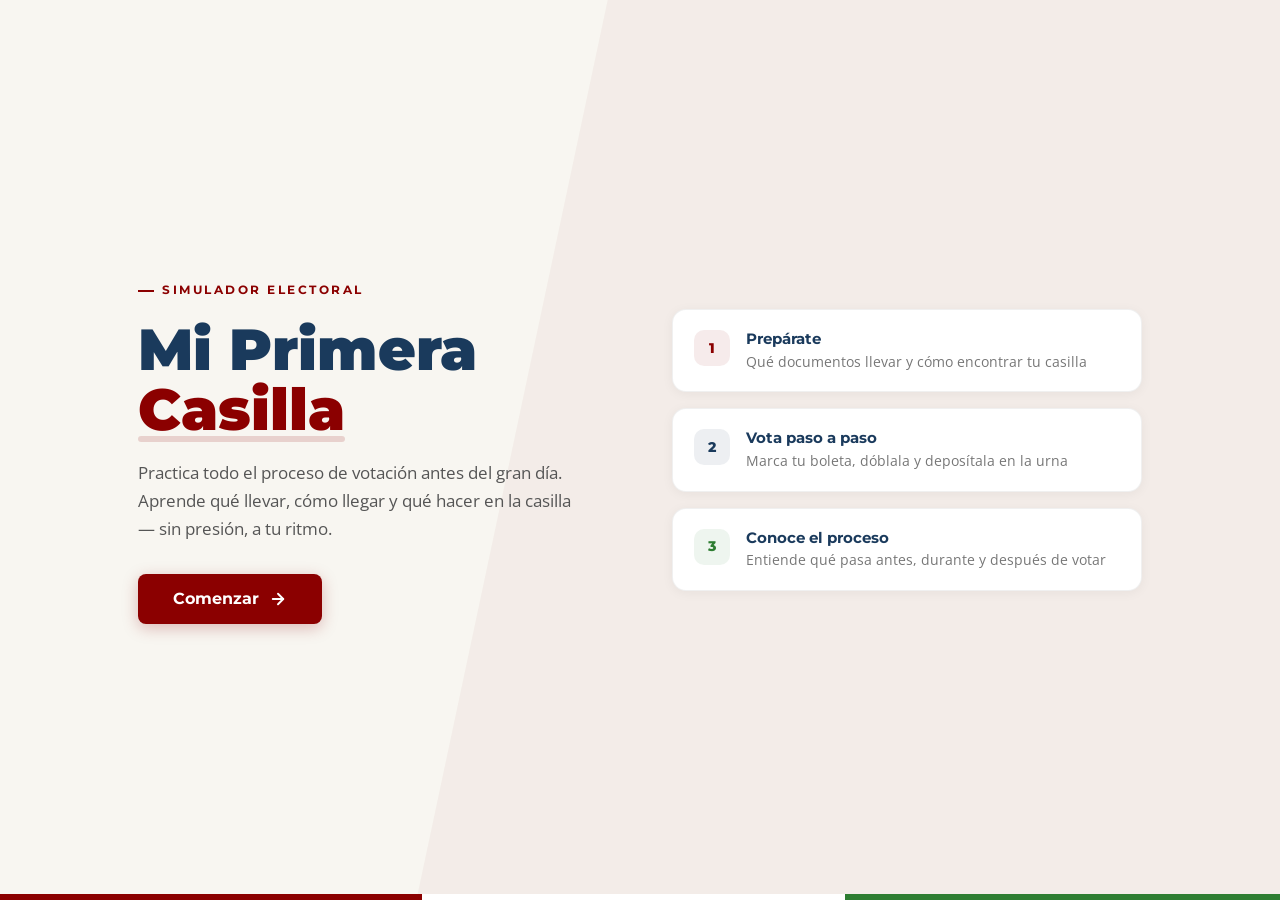
<file: index.html>
<!DOCTYPE html>
<html lang="es-MX">
<head>
  <meta charset="UTF-8">
  <meta name="viewport" content="width=device-width, initial-scale=1.0">
  <title>Mi Primera Casilla — Practica tu voto</title>
  <meta name="description" content="Simulación interactiva de la jornada electoral para primerovotantes. Practica tu voto antes del gran día.">
  <link rel="stylesheet" href="styles/main.css">
  <link rel="stylesheet" href="styles/componentes.css">
  <link rel="stylesheet" href="styles/accesibilidad.css">
  <style>
    /* ===== SPLASH — full-width editorial layout ===== */
    .splash {
      min-height: 100vh;
      width: 100vw;
      display: grid;
      grid-template-rows: 1fr auto;
      position: relative;
      overflow: hidden;
      background: #f8f6f1;
    }

    /* Franja diagonal decorativa */
    .splash__fondo {
      position: absolute;
      inset: 0;
      z-index: 0;
      overflow: hidden;
      pointer-events: none;
    }

    .splash__fondo::before {
      content: '';
      position: absolute;
      top: -30%;
      right: -10%;
      width: 70%;
      height: 160%;
      background: var(--color-primario);
      transform: skewX(-12deg);
      opacity: 0.04;
    }

    .splash__fondo::after {
      content: '';
      position: absolute;
      bottom: 0;
      left: 0;
      right: 0;
      height: 6px;
      background: linear-gradient(90deg, var(--color-primario) 0%, var(--color-primario) 33%, #fff 33%, #fff 66%, var(--color-exito) 66%, var(--color-exito) 100%);
    }

    /* Contenido principal — dos columnas en desktop */
    .splash__cuerpo {
      position: relative;
      z-index: 1;
      display: grid;
      grid-template-columns: 1fr;
      align-items: center;
      width: 100%;
      max-width: 1100px;
      margin: 0 auto;
      padding: 3rem 1.5rem;
      gap: 2.5rem;
    }

    @media (min-width: 720px) {
      .splash__cuerpo {
        grid-template-columns: 1fr 1fr;
        padding: 4rem 3rem;
        gap: 4rem;
      }
    }

    /* Columna izquierda: texto */
    .splash__texto {
      opacity: 0;
      animation: entradaIzq 0.8s cubic-bezier(0.22, 1, 0.36, 1) 0.15s forwards;
    }

    @keyframes entradaIzq {
      from { opacity: 0; transform: translateX(-30px); }
      to   { opacity: 1; transform: translateX(0); }
    }

    .splash__etiqueta {
      display: inline-block;
      font-family: var(--font-display);
      font-size: 0.72rem;
      font-weight: 700;
      letter-spacing: 2.5px;
      text-transform: uppercase;
      color: var(--color-primario);
      margin-bottom: 1.2rem;
      position: relative;
      padding-left: 24px;
    }

    .splash__etiqueta::before {
      content: '';
      position: absolute;
      left: 0;
      top: 50%;
      transform: translateY(-50%);
      width: 16px;
      height: 2px;
      background: var(--color-primario);
    }

    .splash__titulo {
      font-family: var(--font-display);
      font-size: clamp(2.4rem, 6vw, 3.6rem);
      font-weight: 900;
      line-height: 1.05;
      color: var(--color-secundario);
      margin-bottom: 1.2rem;
    }

    .splash__titulo em {
      font-style: normal;
      color: var(--color-primario);
      position: relative;
    }

    .splash__titulo em::after {
      content: '';
      position: absolute;
      bottom: 2px;
      left: 0;
      right: 0;
      height: 6px;
      background: var(--color-primario);
      opacity: 0.15;
      border-radius: 3px;
    }

    .splash__desc {
      font-size: 1.05rem;
      line-height: 1.65;
      color: #555;
      margin-bottom: 2rem;
      max-width: 440px;
    }

    .splash__btn {
      display: inline-flex;
      align-items: center;
      gap: 0.6rem;
      background: var(--color-primario);
      color: #fff;
      border: none;
      padding: 0.95rem 2.2rem;
      font-size: 1rem;
      font-weight: 700;
      font-family: var(--font-display);
      border-radius: 8px;
      cursor: pointer;
      transition: all 0.25s ease;
      box-shadow: 0 4px 16px rgba(139, 0, 0, 0.25);
    }

    .splash__btn:hover {
      background: #a00000;
      transform: translateY(-2px);
      box-shadow: 0 8px 28px rgba(139, 0, 0, 0.35);
    }

    .splash__btn:active {
      transform: translateY(0);
    }

    .splash__btn svg {
      width: 18px;
      height: 18px;
      transition: transform 0.25s ease;
    }

    .splash__btn:hover svg {
      transform: translateX(3px);
    }

    /* Columna derecha: tarjetas de pasos */
    .splash__visual {
      display: flex;
      flex-direction: column;
      gap: 1rem;
      opacity: 0;
      animation: entradaDer 0.8s cubic-bezier(0.22, 1, 0.36, 1) 0.4s forwards;
    }

    @keyframes entradaDer {
      from { opacity: 0; transform: translateX(30px); }
      to   { opacity: 1; transform: translateX(0); }
    }

    .paso-card {
      display: flex;
      align-items: flex-start;
      gap: 1rem;
      background: #fff;
      padding: 1.25rem 1.3rem;
      border-radius: 14px;
      border: 1px solid rgba(0,0,0,0.06);
      box-shadow: 0 2px 12px rgba(0,0,0,0.05);
      transition: transform 0.25s ease, box-shadow 0.25s ease;
    }

    .paso-card:hover {
      transform: translateY(-3px);
      box-shadow: 0 8px 24px rgba(0,0,0,0.1);
    }

    .paso-card__num {
      width: 36px;
      height: 36px;
      border-radius: 10px;
      display: flex;
      align-items: center;
      justify-content: center;
      font-family: var(--font-display);
      font-weight: 800;
      font-size: 0.9rem;
      flex-shrink: 0;
    }

    .paso-card:nth-child(1) .paso-card__num {
      background: rgba(139, 0, 0, 0.08);
      color: var(--color-primario);
    }
    .paso-card:nth-child(2) .paso-card__num {
      background: rgba(26, 58, 92, 0.08);
      color: var(--color-secundario);
    }
    .paso-card:nth-child(3) .paso-card__num {
      background: rgba(46, 125, 50, 0.08);
      color: var(--color-exito);
    }

    .paso-card__info h3 {
      font-family: var(--font-display);
      font-size: 0.95rem;
      font-weight: 700;
      color: var(--color-secundario);
      margin-bottom: 0.2rem;
    }

    .paso-card__info p {
      font-size: 0.85rem;
      color: #777;
      margin: 0;
      line-height: 1.45;
    }

    /* Footer sticky abajo del splash */
    .splash__pie {
      position: relative;
      z-index: 1;
      text-align: center;
      padding: 1rem 1.5rem 1.5rem;
      font-size: 0.78rem;
      color: #aaa;
      opacity: 0;
      animation: fadeIn2 0.6s ease 1s forwards;
    }

    .splash__pie a {
      color: var(--color-secundario);
      text-decoration: none;
      font-weight: 600;
    }

    .splash__pie a:hover {
      text-decoration: underline;
    }

    @keyframes fadeIn2 {
      from { opacity: 0; }
      to   { opacity: 1; }
    }

    /* ===== FORMULARIO (oculto inicialmente) ===== */
    .pantalla-form {
      display: none;
    }

    .pantalla-form.pantalla-form--visible {
      display: block;
      animation: formEntra 0.5s ease;
    }

    @keyframes formEntra {
      from { opacity: 0; }
      to { opacity: 1; }
    }

    .hero {
      text-align: center;
      padding: 2rem 0 1rem;
    }

    .hero__slogan {
      font-size: 1.15rem;
      color: var(--color-secundario);
      font-weight: 400;
      margin-bottom: 0.25rem;
    }

    .hero__subtitulo {
      font-size: 0.9rem;
      color: #777;
      margin-bottom: 0;
    }

    .formulario {
      margin-top: 2rem;
    }

    .inicio-footer {
      text-align: center;
      margin-top: 2.5rem;
      font-size: 0.8rem;
      color: #999;
    }

    .inicio-footer a {
      color: var(--color-secundario);
    }

    .campo__nota {
      font-size: 0.78rem;
      color: #999;
      margin-top: 0.15rem;
    }

    .btn-ayuda-ine {
      background: none;
      border: none;
      color: var(--color-secundario);
      font-size: 0.82rem;
      font-weight: 600;
      cursor: pointer;
      padding: 0.25rem 0;
      text-decoration: underline;
      font-family: var(--font-body);
    }

    .btn-ayuda-ine:hover {
      color: var(--color-primario);
    }

    .ine-guia {
      margin-top: 0.5rem;
      border-radius: var(--radio-borde);
      overflow: hidden;
      animation: guiaEntra 0.3s ease;
    }

    @keyframes guiaEntra {
      from { opacity: 0; transform: translateY(-8px); }
      to { opacity: 1; transform: translateY(0); }
    }

    .ine-guia__img {
      width: 100%;
      max-width: 360px;
      display: block;
      margin: 0 auto;
    }

    /* Alto contraste para splash */
    body.alto-contraste .splash {
      background: #000;
    }

    body.alto-contraste .splash__fondo::before {
      opacity: 0.08;
      background: #fff;
    }

    body.alto-contraste .splash__fondo::after {
      background: linear-gradient(90deg, #ff4444 0%, #ff4444 33%, #333 33%, #333 66%, #44cc44 66%, #44cc44 100%);
    }

    body.alto-contraste .splash__etiqueta {
      color: #ff6666;
    }

    body.alto-contraste .splash__etiqueta::before {
      background: #ff6666;
    }

    body.alto-contraste .splash__titulo {
      color: #66bbff;
    }

    body.alto-contraste .splash__titulo em {
      color: #ff4444;
    }

    body.alto-contraste .splash__desc {
      color: #ccc;
    }

    body.alto-contraste .splash__btn {
      background: #ff4444;
    }

    body.alto-contraste .paso-card {
      background: #111;
      border-color: #333;
    }

    body.alto-contraste .paso-card__info h3 {
      color: #eee;
    }

    body.alto-contraste .paso-card__info p {
      color: #aaa;
    }

    body.alto-contraste .splash__pie {
      color: #888;
    }
  </style>
</head>
<body>
  <!-- ====== SPLASH SCREEN ====== -->
  <section class="splash" id="splash">
    <div class="splash__fondo"></div>

    <div class="splash__cuerpo">
      <!-- Columna izquierda -->
      <div class="splash__texto">
        <span class="splash__etiqueta">Simulador electoral</span>
        <h1 class="splash__titulo">Mi Primera<br><em>Casilla</em></h1>
        <p class="splash__desc">
          Practica todo el proceso de votación antes del gran día. Aprende qué llevar, cómo llegar y qué hacer en la casilla — sin presión, a tu ritmo.
        </p>
        <button class="splash__btn" id="btn-iniciar">
          Comenzar
          <svg viewBox="0 0 24 24" fill="none" stroke="currentColor" stroke-width="2.5" stroke-linecap="round" stroke-linejoin="round"><path d="M5 12h14"/><path d="m12 5 7 7-7 7"/></svg>
        </button>
      </div>

      <!-- Columna derecha -->
      <div class="splash__visual">
        <div class="paso-card">
          <span class="paso-card__num">1</span>
          <div class="paso-card__info">
            <h3>Prepárate</h3>
            <p>Qué documentos llevar y cómo encontrar tu casilla</p>
          </div>
        </div>
        <div class="paso-card">
          <span class="paso-card__num">2</span>
          <div class="paso-card__info">
            <h3>Vota paso a paso</h3>
            <p>Marca tu boleta, dóblala y deposítala en la urna</p>
          </div>
        </div>
        <div class="paso-card">
          <span class="paso-card__num">3</span>
          <div class="paso-card__info">
            <h3>Conoce el proceso</h3>
            <p>Entiende qué pasa antes, durante y después de votar</p>
          </div>
        </div>
      </div>
    </div>

  </section>

  <!-- ====== FORMULARIO ====== -->
  <div class="pantalla-form" id="pantalla-form">
    <!-- Botón de accesibilidad -->
    <button class="acc-boton" aria-label="Opciones de accesibilidad" title="Accesibilidad">
       <img src="images/wheelchair-solid-full.svg" alt="ICONO">
    </button>
    <div class="acc-panel" role="dialog" aria-label="Panel de accesibilidad">
      <div class="acc-panel__titulo">Accesibilidad</div>
      <button class="acc-panel__opcion" data-acc="voz">
        <span class="acc-panel__icono">🔊</span> Narración por voz
      </button>
      <button class="acc-panel__opcion" data-acc="lectura_facil">
        <span class="acc-panel__icono">📖</span> Lectura fácil
      </button>
      <button class="acc-panel__opcion" data-acc="alto_contraste">
        <span class="acc-panel__icono">🌗</span> Alto contraste
      </button>
    </div>
    <div class="voz-controles" aria-label="Controles de narración">
      <button class="voz-controles__btn voz-btn-pausar" aria-label="Pausar narración" title="Pausar">⏸️</button>
      <button class="voz-controles__btn voz-btn-repetir" aria-label="Repetir narración" title="Repetir">🔁</button>
      <button class="voz-controles__btn voz-btn-detener" aria-label="Detener narración" title="Detener">⏹️</button>
    </div>

    <!-- Barra de progreso -->
    <div id="barra-progreso"></div>

    <main class="pantalla">
      <div class="contenido-principal">
        <section class="hero">
          <h1 id="titulo-proyecto">Empecemos</h1>
          <p class="hero__slogan" id="slogan"
             data-texto-normal="Necesitamos un par de datos para personalizar tu experiencia"
             data-texto-facil="Escribe tus datos para empezar">Necesitamos un par de datos para personalizar tu experiencia</p>
        </section>

        <form class="formulario" id="form-inicio" autocomplete="off">
          <div class="campo">
            <label class="campo__label" for="input-nombre">¿Cómo te llamas?</label>
            <input class="campo__input" type="text" id="input-nombre" placeholder="Tu nombre" maxlength="50" required autofocus>
            <span class="campo__nota">Solo para personalizar tu experiencia. No se guarda ni se envía.</span>
            <span class="campo__error" id="error-nombre" style="display:none">Por favor, escribe tu nombre para continuar.</span>
            <span class="campo__error" id="error-nombre-char" style="display:none">Los caracteres númericos y los simbolos no están permitidos.</span>
          </div>

          <div class="campo">
            <label class="campo__label" for="input-seccion">¿Cuál es tu sección electoral?</label>
            <input class="campo__input" type="text" id="input-seccion" placeholder="Ej. 1234" maxlength="4" inputmode="numeric" pattern="[0-9]*" required>
            <span class="campo__nota">Está en el frente de tu INE. Es solo para la simulación.</span>
            <button type="button" class="btn-ayuda-ine" id="btn-donde-seccion">¿Dónde la encuentro?</button>
            <div class="ine-guia" id="ine-guia" style="display:none">
              <img src="images/ine-reverso.svg" alt="Frente de la INE mostrando dónde está la sección electoral" class="ine-guia__img">
            </div>
            <span class="campo__error" id="error-seccion" style="display:none">Ingresa tu sección electoral para continuar.</span>
            <span class="campo__error" id="error-seccion-char" style="display:none">Solo se permiten caracteres númericos.</span>
          </div>

          <button type="submit" class="btn btn--primario btn--grande mt-2" id="btn-comenzar">
            Comenzar simulación →
          </button>
        </form>
      </div>
    </main>
  </div>

  <script src="js/navegacion.js"></script>
  <script src="js/accesibilidad.js"></script>
  <script>
    // Splash → Formulario
    document.getElementById('btn-iniciar').addEventListener('click', function() {
      var splash = document.getElementById('splash');
      var form = document.getElementById('pantalla-form');

      splash.style.transition = 'opacity 0.4s ease, transform 0.4s ease';
      splash.style.opacity = '0';
      splash.style.transform = 'scale(0.98)';

      setTimeout(function() {
        splash.style.display = 'none';
        form.classList.add('pantalla-form--visible');
        renderBarraProgreso(1, document.getElementById('barra-progreso'));
        window.scrollTo(0, 0);
        document.getElementById('input-nombre').focus();
      }, 400);
    });

    // Toggle guía INE
    document.getElementById('btn-donde-seccion').addEventListener('click', function() {
      var guia = document.getElementById('ine-guia');
      var visible = guia.style.display !== 'none';
      guia.style.display = visible ? 'none' : 'block';
      this.textContent = visible ? '¿Dónde la encuentro?' : 'Ocultar guía';
    });

    var inputNombre = document.getElementById('input-nombre');
    var inputSeccion = document.getElementById('input-seccion');
    var errorNombre = document.getElementById('error-nombre');
    var errorNombreChar = document.getElementById('error-nombre-char');
    var errorSeccion = document.getElementById('error-seccion');
    var errorSeccionChar = document.getElementById('error-seccion-char');

    inputNombre.addEventListener('input', function(e) {
      if (inputNombre.value.trim()) {
        var original = e.target.value;
        var limpio = original.replace(/[^\p{L} ]/gu, '');

        if (inputNombre.value.trim()) {
          errorNombreChar.style.display = 'none';
          errorNombre.style.display = 'none';
          inputNombre.classList.remove('campo__input--error');
        }

        if (original !== limpio) {
          e.target.value = limpio;
          errorNombreChar.style.display = 'block';
          inputNombre.classList.add('campo__input--error');
          inputNombre.focus();
        }
      }
    });

    inputSeccion.addEventListener('input', function(e) {
      var original = e.target.value;
      var limpio = original.replace(/[^0-9]/g, '');

      if (inputSeccion.value.trim()) {
        errorSeccion.style.display = 'none';
        errorSeccionChar.style.display = 'none';
        inputSeccion.classList.remove('campo__input--error');
      }

      if (original !== limpio) {
        e.target.value = limpio;
        errorSeccionChar.style.display = 'block';
        inputSeccion.classList.add('campo__input--error');
        inputSeccion.focus();
      }
    });

    document.getElementById('form-inicio').addEventListener('submit', function(e) {
      e.preventDefault();
      var nombre = inputNombre.value.trim();
      var seccion = inputSeccion.value.trim();
      var valido = true;

      if (!nombre) {
        errorNombre.style.display = 'block';
        inputNombre.classList.add('campo__input--error');
        inputNombre.focus();
        valido = false;
      }
      if (!seccion) {
        errorSeccion.style.display = 'block';
        inputSeccion.classList.add('campo__input--error');
        if (valido) inputSeccion.focus();
        valido = false;
      }
      if (!valido) return;

      guardarDatos(nombre, seccion);
      irAPantalla('/preparacion/');
    });
  </script>
</body>
</html>
</file>
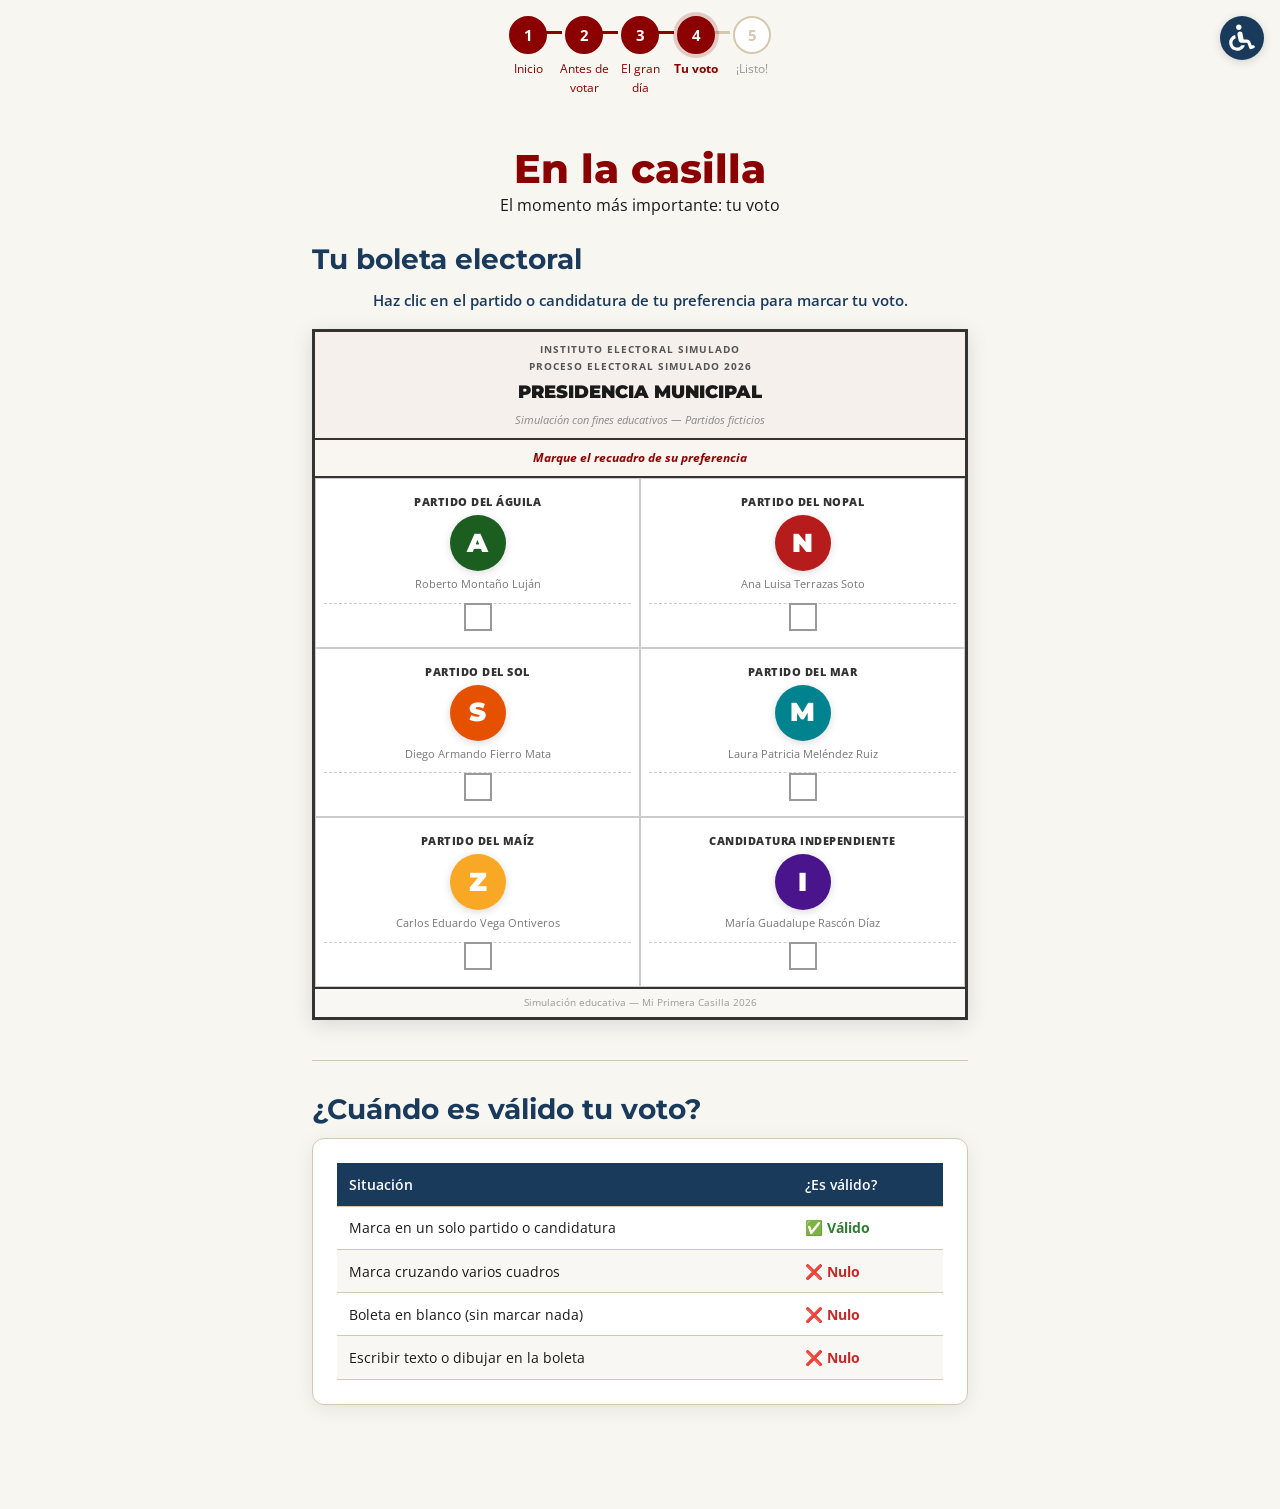
<file: casilla/index.html>
<!DOCTYPE html>
<html lang="es-MX">
<head>
  <meta charset="UTF-8">
  <meta name="viewport" content="width=device-width, initial-scale=1.0">
  <title>En la casilla — Mi Primera Casilla</title>
  <link rel="stylesheet" href="../styles/main.css">
  <link rel="stylesheet" href="../styles/componentes.css">
  <link rel="stylesheet" href="../styles/accesibilidad.css">
  <style>
    /* === Boleta estilo INE === */
    .boleta {
      background: #fff;
      border: 3px solid #333;
      overflow: hidden;
      box-shadow: 0 4px 20px rgba(0, 0, 0, 0.12);
    }

    .boleta__top {
      background: #f5f0eb;
      border-bottom: 2px solid #333;
      padding: 0.6rem 0.75rem;
      text-align: center;
    }

    .boleta__top-inst {
      font-size: 0.65rem;
      text-transform: uppercase;
      letter-spacing: 1px;
      color: #555;
      font-weight: 700;
      margin: 0;
    }

    .boleta__top-tipo {
      font-family: var(--font-display);
      font-size: 1.1rem;
      font-weight: 900;
      color: #1a1a1a;
      text-transform: uppercase;
      margin: 0.2rem 0 0;
    }

    .boleta__subtexto {
      font-size: 0.7rem;
      color: #888;
      font-style: italic;
      margin: 0.3rem 0 0;
    }

    .boleta__instruccion {
      background: #f9f5f0;
      border-bottom: 2px solid #333;
      padding: 0.5rem;
      text-align: center;
      font-size: 0.78rem;
      font-weight: 700;
      font-style: italic;
      color: var(--color-primario);
    }

    .boleta__cuerpo {
      padding: 0;
      display: grid;
      grid-template-columns: 1fr 1fr;
    }

    .boleta__partido {
      display: flex;
      flex-direction: column;
      align-items: center;
      justify-content: center;
      gap: 0.4rem;
      padding: 1rem 0.5rem;
      border: 1px solid #ccc;
      cursor: pointer;
      transition: all 0.3s cubic-bezier(0.34, 1.56, 0.64, 1);
      position: relative;
      overflow: hidden;
      text-align: center;
      min-height: 140px;
      border-radius: 0;
    }

    .boleta__partido::before {
      content: '';
      position: absolute;
      top: 50%;
      left: 50%;
      width: 0;
      height: 0;
      background: rgba(139, 0, 0, 0.05);
      border-radius: 50%;
      transform: translate(-50%, -50%);
      transition: width 0.5s ease, height 0.5s ease;
    }

    .boleta__partido:hover {
      background: #fafafa;
    }

    .boleta__partido:hover::before {
      width: 300px;
      height: 300px;
    }

    .boleta__partido:focus-visible {
      outline: 3px solid var(--color-acento);
      outline-offset: -3px;
    }

    .boleta__partido--seleccionado {
      background: #fdf0f0;
      animation: seleccionPulso 0.5s cubic-bezier(0.34, 1.56, 0.64, 1);
    }

    @keyframes seleccionPulso {
      0% { transform: scale(1); }
      50% { transform: scale(1.03); }
      100% { transform: scale(1); }
    }

    .boleta__nombre-partido {
      font-size: 0.7rem;
      font-weight: 800;
      text-transform: uppercase;
      letter-spacing: 0.5px;
      color: #333;
      line-height: 1.2;
    }

    .boleta__logo {
      width: 56px;
      height: 56px;
      border-radius: 50%;
      display: flex;
      align-items: center;
      justify-content: center;
      color: #fff;
      font-weight: 900;
      font-size: 1.6rem;
      font-family: var(--font-display);
      flex-shrink: 0;
      box-shadow: 0 2px 8px rgba(0, 0, 0, 0.15);
    }

    .boleta__candidato {
      font-size: 0.68rem;
      color: #777;
      line-height: 1.3;
    }

    .boleta__marca-area {
      width: 100%;
      height: 28px;
      border-top: 1px dashed #ccc;
      margin-top: 0.3rem;
      display: flex;
      align-items: center;
      justify-content: center;
    }

    .boleta__marca {
      width: 28px;
      height: 28px;
      border: 2px solid #999;
      border-radius: 0;
      display: flex;
      align-items: center;
      justify-content: center;
      transition: all 0.2s ease;
      background: #fff;
    }

    .boleta__partido--seleccionado .boleta__marca {
      background: transparent;
      border-color: var(--color-primario);
      animation: marcaPop 0.4s cubic-bezier(0.34, 1.56, 0.64, 1);
    }

    @keyframes marcaPop {
      0% { transform: scale(0) rotate(-90deg); }
      60% { transform: scale(1.3) rotate(10deg); }
      100% { transform: scale(1) rotate(0deg); }
    }

    .boleta__partido--seleccionado .boleta__marca::after {
      content: '✕';
      color: var(--color-primario);
      font-size: 1.5rem;
      font-weight: 900;
      line-height: 1;
    }

    .boleta__partido--seleccionado .boleta__logo {
      animation: logoPulse 0.6s cubic-bezier(0.34, 1.56, 0.64, 1);
    }

    @keyframes logoPulse {
      0% { transform: scale(1); }
      40% { transform: scale(1.15); }
      100% { transform: scale(1); }
    }

    .boleta__footer {
      border-top: 2px solid #333;
      padding: 0.4rem;
      text-align: center;
      font-size: 0.6rem;
      color: #999;
      background: #f9f7f3;
    }

    .boleta-mensaje {
      display: none;
      padding: 0.75rem 1rem;
      background: #fff3e0;
      border: 1px solid var(--color-acento);
      border-radius: var(--radio-borde);
      color: #e65100;
      font-size: 0.9rem;
      font-weight: 600;
      text-align: center;
      animation: shake 0.5s ease;
    }

    @keyframes shake {
      0%, 100% { transform: translateX(0); }
      20% { transform: translateX(-8px); }
      40% { transform: translateX(8px); }
      60% { transform: translateX(-5px); }
      80% { transform: translateX(5px); }
    }

    /* === Doblado 3D === */
    .fold-scene { background: radial-gradient(ellipse at top, #fbf7ec 0%, #f1eada 100%); border-radius: 20px; padding: 1.75rem 1rem 1.5rem; position: relative; overflow: hidden; border: 1px solid var(--color-borde); box-shadow: 0 8px 30px rgba(26,58,92,0.06), inset 0 1px 0 rgba(255,255,255,0.8); }
    .fold-scene::before { content: ''; position: absolute; inset: 0; background-image: radial-gradient(circle at 20% 0%, rgba(139,0,0,0.05) 0%, transparent 35%), radial-gradient(circle at 80% 100%, rgba(26,58,92,0.05) 0%, transparent 35%); pointer-events: none; z-index: 0; }

    .fold-steps { display: flex; justify-content: center; align-items: center; gap: 0.4rem; margin-bottom: 1.25rem; position: relative; z-index: 2; }
    .fold-step { display: flex; align-items: center; gap: 0.4rem; transition: all 0.4s ease; }
    .fold-step__num { width: 26px; height: 26px; border-radius: 50%; background: #fff; border: 2px solid #d4c8b0; display: flex; align-items: center; justify-content: center; font-size: 0.72rem; font-weight: 800; color: #b3a78b; font-family: var(--font-display); transition: all 0.45s cubic-bezier(0.34,1.56,0.64,1); flex-shrink: 0; }
    .fold-step__label { font-family: var(--font-display); font-size: 0.78rem; font-weight: 700; color: #9b8e75; transition: color 0.3s ease; }
    .fold-step--active .fold-step__num { background: var(--color-primario); border-color: var(--color-primario); color: #fff; transform: scale(1.15); box-shadow: 0 4px 14px rgba(139,0,0,0.35), 0 0 0 5px rgba(139,0,0,0.12); }
    .fold-step--active .fold-step__label { color: var(--color-primario); }
    .fold-step--done .fold-step__num { background: var(--color-exito); border-color: var(--color-exito); color: #fff; }
    .fold-step--done .fold-step__num .fold-step__num-text { display: none; }
    .fold-step--done .fold-step__num::before { content: '\2713'; font-size: 0.9rem; font-weight: 900; }
    .fold-step--done .fold-step__label { color: var(--color-exito); }
    .fold-step-line { width: 22px; height: 2px; background: #e0d6c0; position: relative; overflow: hidden; border-radius: 1px; }
    .fold-step-line::after { content: ''; position: absolute; inset: 0; background: var(--color-exito); transform: scaleX(0); transform-origin: left center; transition: transform 0.5s ease 0.15s; }
    .fold-step-line--filled::after { transform: scaleX(1); }

    .fold-stage { position: relative; height: 300px; margin: 0 auto 1.25rem; perspective: 1800px; perspective-origin: 50% 35%; z-index: 1; }
    .fold-stage::after { content: ''; position: absolute; bottom: 14px; left: 50%; width: 220px; height: 18px; background: radial-gradient(ellipse, rgba(20,20,20,0.22) 0%, transparent 70%); transform: translateX(-50%); filter: blur(3px); transition: width 0.9s cubic-bezier(0.65,0,0.35,1); pointer-events: none; }
    .fold-stage--small::after { width: 130px; }
    .fold-stage--tiny::after { width: 110px; height: 14px; }

    .fold-paper { position: absolute; left: 50%; top: 50%; transform-style: preserve-3d; transition: opacity 0.35s ease; opacity: 0; visibility: hidden; pointer-events: none; }
    .fold-paper--scene-1 { width: 280px; height: 240px; margin: -120px 0 0 -140px; }
    .fold-paper--scene-2 { width: 140px; height: 240px; margin: -120px 0 0 -70px; }
    .fold-paper--scene-3 { width: 140px; height: 120px; margin: -60px 0 0 -70px; }
    .fold-paper--active { opacity: 1; visibility: visible; pointer-events: auto; }

    .fold-half { position: absolute; transform-style: preserve-3d; transition: transform 0.95s cubic-bezier(0.7,0.05,0.35,1); }
    .fold-paper--scene-1 .fold-half { top: 0; width: 50%; height: 100%; }
    .fold-paper--scene-1 .fold-half--a { left: 0; transform-origin: right center; }
    .fold-paper--scene-1 .fold-half--b { right: 0; transform-origin: left center; }
    .fold-paper--scene-1.fold-paper--folding .fold-half--b { transform: rotateY(-180deg); box-shadow: -20px 0 30px -10px rgba(0,0,0,0.2); }
    .fold-paper--scene-2 .fold-half { left: 0; width: 100%; height: 50%; }
    .fold-paper--scene-2 .fold-half--a { top: 0; transform-origin: center bottom; }
    .fold-paper--scene-2 .fold-half--b { bottom: 0; transform-origin: center top; }
    .fold-paper--scene-2.fold-paper--folding .fold-half--a { transform: rotateX(180deg); box-shadow: 0 -20px 30px -10px rgba(0,0,0,0.2); }

    .fold-face { position: absolute; inset: 0; backface-visibility: hidden; -webkit-backface-visibility: hidden; overflow: hidden; background: #fff; border: 1.5px solid #2b2b2b; box-shadow: inset 0 0 50px rgba(0,0,0,0.02); }
    .fold-face--front { z-index: 2; }
    .fold-face--back { transform: rotateY(180deg); background-color: #f4ecd9; background-image: repeating-linear-gradient(135deg, transparent 0 14px, rgba(139,0,0,0.04) 14px 15px), repeating-linear-gradient(45deg, transparent 0 14px, rgba(26,58,92,0.04) 14px 15px); border-color: #2b2b2b; }
    .fold-paper--scene-1 .fold-half--a .fold-face--front { border-right-style: dashed; border-right-color: rgba(139,0,0,0.35); border-right-width: 1.5px; }
    .fold-paper--scene-1 .fold-half--b .fold-face--front { border-left: none; }
    .fold-paper--scene-2 .fold-half--a .fold-face--front { border-bottom-style: dashed; border-bottom-color: rgba(139,0,0,0.35); border-bottom-width: 1.5px; }
    .fold-paper--scene-2 .fold-half--b .fold-face--front { border-top: none; }

    .mini-ballot { padding: 6px; display: flex; flex-direction: column; height: 100%; font-family: var(--font-body); position: relative; }
    .mini-ballot__head { text-align: center; border-bottom: 1.5px solid #333; padding-bottom: 4px; margin-bottom: 5px; }
    .mini-ballot__inst { font-size: 4.5px; font-weight: 700; letter-spacing: 0.3px; color: #666; text-transform: uppercase; line-height: 1.1; }
    .mini-ballot__title { font-family: var(--font-display); font-size: 7px; font-weight: 900; text-transform: uppercase; color: #111; margin-top: 1px; line-height: 1; letter-spacing: 0.3px; }
    .mini-ballot__rows { display: flex; flex-direction: column; gap: 4px; flex: 1; min-height: 0; }
    .mini-row { border: 1px solid #c8bda4; border-radius: 2px; padding: 4px 5px; display: flex; align-items: center; gap: 5px; position: relative; background: #fff; flex: 1; min-height: 0; }
    .mini-row__logo { width: 22px; height: 22px; border-radius: 50%; display: flex; align-items: center; justify-content: center; color: #fff; font-weight: 900; font-size: 12px; font-family: var(--font-display); flex-shrink: 0; box-shadow: 0 1px 2px rgba(0,0,0,0.2); }
    .mini-row__info { flex: 1; min-width: 0; }
    .mini-row__name { font-size: 6.5px; font-weight: 800; color: #1a1a1a; line-height: 1; letter-spacing: 0.2px; text-transform: uppercase; white-space: nowrap; overflow: hidden; text-overflow: ellipsis; }
    .mini-row__cand { font-size: 5px; color: #555; line-height: 1.1; margin-top: 2px; white-space: nowrap; overflow: hidden; text-overflow: ellipsis; }
    .mini-row__box { width: 13px; height: 13px; border: 1.2px solid #888; border-radius: 1px; flex-shrink: 0; display: flex; align-items: center; justify-content: center; background: #fff; }
    .mini-row--selected { background: rgba(139,0,0,0.07); border-color: var(--color-primario); }
    .mini-row--selected .mini-row__box { border-color: var(--color-primario); position: relative; }
    .mini-row--selected .mini-row__box::after { content: '\2715'; color: var(--color-primario); font-size: 13px; font-weight: 900; font-family: var(--font-display); line-height: 1; position: absolute; top: -2px; left: -1px; }
    .mini-ballot__foot { font-size: 4px; text-align: center; color: #999; border-top: 1.5px solid #333; padding-top: 3px; margin-top: 3px; letter-spacing: 0.3px; text-transform: uppercase; }

    .fold-guide { position: absolute; pointer-events: none; z-index: 8; opacity: 0; transition: opacity 0.5s ease; }
    .fold-guide--visible { opacity: 1; }
    .fold-guide--v { top: -10px; bottom: -10px; left: 50%; width: 0; transform: translateX(-50%); border-left: 2.5px dashed var(--color-primario); animation: foldGuidePulse 1.4s ease-in-out infinite; }
    .fold-guide--h { left: -10px; right: -10px; top: 50%; height: 0; transform: translateY(-50%); border-top: 2.5px dashed var(--color-primario); animation: foldGuidePulse 1.4s ease-in-out infinite; }
    @keyframes foldGuidePulse { 0%, 100% { opacity: 0.45; } 50% { opacity: 1; } }
    .fold-guide__chip { position: absolute; background: var(--color-primario); color: #fff; font-size: 0.65rem; font-weight: 700; padding: 0.22rem 0.55rem; border-radius: 12px; white-space: nowrap; box-shadow: 0 3px 10px rgba(139,0,0,0.35); display: flex; align-items: center; gap: 0.25rem; font-family: var(--font-body); }
    .fold-guide--v .fold-guide__chip { top: -14px; left: 50%; transform: translateX(-50%); animation: foldChipBobV 1.4s ease-in-out infinite; }
    .fold-guide--h .fold-guide__chip { left: -10px; top: 50%; transform: translate(-100%, -50%); animation: foldChipBobH 1.4s ease-in-out infinite; }
    @keyframes foldChipBobV { 0%,100% { transform: translateX(-50%) translateY(0); } 50% { transform: translateX(-50%) translateY(-4px); } }
    @keyframes foldChipBobH { 0%,100% { transform: translate(-100%, -50%) translateX(0); } 50% { transform: translate(-100%, -50%) translateX(-4px); } }

    .fold-seal { width: 100%; height: 100%; background: linear-gradient(135deg, #f9f2e2 0%, #ecdfbe 100%); background-image: repeating-linear-gradient(135deg, transparent 0 14px, rgba(139,0,0,0.05) 14px 15px), repeating-linear-gradient(45deg, transparent 0 14px, rgba(26,58,92,0.05) 14px 15px), linear-gradient(135deg, #f9f2e2 0%, #ecdfbe 100%); border: 1.5px solid #2b2b2b; border-radius: 2px; display: flex; align-items: center; justify-content: center; position: relative; box-shadow: 0 14px 32px rgba(0,0,0,0.22), 0 4px 10px rgba(0,0,0,0.12), inset 0 0 30px rgba(139,0,0,0.04); overflow: hidden; }
    .fold-seal::before { content: ''; position: absolute; left: 0; top: 0; bottom: 0; width: 4px; background: linear-gradient(90deg, rgba(0,0,0,0.18), transparent); }
    .fold-seal::after { content: ''; position: absolute; top: 0; left: 0; right: 0; height: 4px; background: linear-gradient(180deg, rgba(0,0,0,0.18), transparent); }

    .fold-action { display: flex; flex-direction: column; align-items: center; gap: 0.6rem; position: relative; z-index: 2; }
    .fold-action__text { font-family: var(--font-display); font-size: 1rem; font-weight: 700; color: var(--color-secundario); text-align: center; margin: 0; line-height: 1.3; }
    .fold-action__hint { font-size: 0.82rem; color: #7a6f5a; text-align: center; margin: 0; font-style: italic; max-width: 320px; line-height: 1.35; }
    .btn-fold { background: linear-gradient(180deg, #a30000 0%, #7a0000 100%); color: #fff; border: none; padding: 0.85rem 1.75rem; border-radius: 28px; font-family: var(--font-body); font-weight: 800; font-size: 1rem; cursor: pointer; display: inline-flex; align-items: center; gap: 0.5rem; box-shadow: 0 6px 18px rgba(139,0,0,0.32), inset 0 1px 0 rgba(255,255,255,0.2); transition: all 0.22s ease; position: relative; overflow: hidden; margin-top: 0.25rem; }
    .btn-fold:hover { transform: translateY(-2px); box-shadow: 0 10px 22px rgba(139,0,0,0.4), inset 0 1px 0 rgba(255,255,255,0.25); }
    .btn-fold:active { transform: translateY(0); }
    .btn-fold[disabled] { opacity: 0.55; cursor: not-allowed; transform: none; }
    .btn-fold svg { width: 18px; height: 18px; transition: transform 0.3s ease; }
    .btn-fold:hover svg { transform: translateX(3px); }
    .btn-fold__shine { position: absolute; top: 0; left: -100%; width: 60%; height: 100%; background: linear-gradient(110deg, transparent 30%, rgba(255,255,255,0.35) 50%, transparent 70%); animation: btnShine 3s ease-in-out infinite; pointer-events: none; }
    @keyframes btnShine { 0% { left: -100%; } 50% { left: 200%; } 100% { left: 200%; } }

    .fold-done { display: none; text-align: center; max-width: 360px; }
    .fold-done--visible { display: flex; flex-direction: column; align-items: center; gap: 0.3rem; animation: foldDoneIn 0.6s cubic-bezier(0.34,1.56,0.64,1); }
    @keyframes foldDoneIn { 0% { opacity: 0; transform: translateY(12px); } 100% { opacity: 1; transform: translateY(0); } }
    .fold-done__icon { width: 46px; height: 46px; border-radius: 50%; background: linear-gradient(180deg, #34a853, #1f7a39); color: #fff; display: flex; align-items: center; justify-content: center; font-size: 1.5rem; font-weight: 900; box-shadow: 0 6px 18px rgba(46,125,50,0.4); animation: foldDonePop 0.55s cubic-bezier(0.34,1.56,0.64,1); }
    @keyframes foldDonePop { 0% { transform: scale(0) rotate(-180deg); } 60% { transform: scale(1.2) rotate(10deg); } 100% { transform: scale(1) rotate(0); } }
    .fold-done__title { font-family: var(--font-display); font-size: 1.1rem; font-weight: 800; color: var(--color-exito); margin: 0.2rem 0 0; }
    .fold-done__sub { font-size: 0.88rem; color: #555; margin: 0; line-height: 1.4; }

    body.alto-contraste .fold-scene { background: #111; border-color: #666; }
    body.alto-contraste .fold-face { background: #222; border-color: #aaa; }
    body.alto-contraste .fold-face--back { background: #1a1a1a; }
    body.alto-contraste .mini-row { background: #1a1a1a; border-color: #888; }
    body.alto-contraste .mini-row__name { color: #fff; }
    body.alto-contraste .mini-row__cand { color: #ccc; }
    body.alto-contraste .mini-ballot__title, body.alto-contraste .mini-ballot__inst { color: #fff; }
    body.alto-contraste .fold-seal { background: #1a1a1a; border-color: #aaa; }
    body.alto-contraste .fold-step__label { color: #ccc; }
    body.alto-contraste .fold-step__num { background: #222; color: #ccc; border-color: #666; }
    body.alto-contraste .fold-action__text { color: var(--color-secundario); }
    body.alto-contraste .fold-action__hint { color: #ccc; }

    @media (max-width: 420px) {
      .fold-step__label { display: none; }
      .fold-step-line { width: 18px; }
      .fold-stage { height: 280px; }
      .fold-paper--scene-1 { width: 260px; height: 220px; margin: -110px 0 0 -130px; }
      .fold-paper--scene-2 { width: 130px; height: 220px; margin: -110px 0 0 -65px; }
      .fold-paper--scene-3 { width: 130px; height: 110px; margin: -55px 0 0 -65px; }
    }

    /* === Urna — caída realista === */
    .urna-contenedor { display: flex; flex-direction: column; align-items: center; gap: 0.5rem; position: relative; min-height: 340px; padding-top: 30px; }
    .urna-stage { position: relative; width: 200px; height: 280px; display: flex; flex-direction: column; align-items: center; }

    .boleta-cae { width: 86px; height: 108px; background: linear-gradient(135deg, #f9f2e2 0%, #ecdfbe 100%); background-image: repeating-linear-gradient(135deg, transparent 0 10px, rgba(139,0,0,0.05) 10px 11px), repeating-linear-gradient(45deg, transparent 0 10px, rgba(26,58,92,0.05) 10px 11px), linear-gradient(135deg, #f9f2e2 0%, #ecdfbe 100%); border: 1.5px solid #2b2b2b; border-radius: 2px; z-index: 5; position: absolute; top: 0; left: 50%; transform: translateX(-50%); display: flex; align-items: center; justify-content: center; box-shadow: 0 6px 14px rgba(0,0,0,0.18), inset 0 1px 0 rgba(255,255,255,0.4); }
    .boleta-cae::before { content: ''; position: absolute; left: 0; right: 0; top: 50%; height: 1px; background: linear-gradient(90deg, transparent, rgba(0,0,0,0.18) 15%, rgba(0,0,0,0.18) 85%, transparent); pointer-events: none; }
    .boleta-cae::after { content: ''; position: absolute; top: 0; bottom: 0; left: 50%; width: 1px; background: linear-gradient(180deg, transparent, rgba(0,0,0,0.18) 15%, rgba(0,0,0,0.18) 85%, transparent); pointer-events: none; }

    .boleta-sombra { position: absolute; top: 130px; left: 50%; width: 100px; height: 10px; background: radial-gradient(ellipse, rgba(0,0,0,0.25) 0%, transparent 70%); transform: translateX(-50%); pointer-events: none; z-index: 1; filter: blur(2px); }

    .boleta-cae--animando { animation: papelCae 1.9s cubic-bezier(0.45, 0, 0.55, 0.9) forwards; }
    @keyframes papelCae {
      0%   { transform: translateX(-50%) translateY(0) rotate(0deg); }
      10%  { transform: translate(calc(-50% - 4px), 8px) rotate(-3deg); }
      22%  { transform: translate(calc(-50% + 6px), 22px) rotate(4deg); }
      35%  { transform: translate(calc(-50% - 7px), 42px) rotate(-5deg); }
      48%  { transform: translate(calc(-50% + 5px), 68px) rotate(3deg); }
      60%  { transform: translate(calc(-50% - 3px), 95px) rotate(-2deg); }
      72%  { transform: translate(-50%, 118px) rotate(0deg); }
      82%  { transform: translate(-50%, 130px) rotate(0deg) scaleY(0.85); }
      92%  { transform: translate(-50%, 140px) rotate(0deg) scaleY(0.35); }
      100% { transform: translate(-50%, 148px) rotate(0deg) scaleY(0); opacity: 0.6; }
    }

    .urna { width: 170px; position: absolute; bottom: 0; left: 50%; transform: translateX(-50%); }
    .urna__ranura { width: 90px; height: 8px; background: linear-gradient(180deg, #1a1a1a, #3a3a3a); border-radius: 4px; margin: 0 auto 0; box-shadow: inset 0 2px 4px rgba(0,0,0,0.7); position: relative; z-index: 2; }
    .urna__cuerpo { width: 170px; height: 190px; background: linear-gradient(180deg, #f5f5f5 0%, #d8d8d8 100%); border: 3px solid #555; border-radius: 4px 4px 10px 10px; margin-top: -3px; display: flex; align-items: center; justify-content: center; box-shadow: 0 10px 24px rgba(0,0,0,0.2), inset 0 -8px 12px rgba(0,0,0,0.1), inset 0 1px 0 rgba(255,255,255,0.5); position: relative; overflow: hidden; }
    .urna__cuerpo::before { content: ''; position: absolute; left: 8%; right: 8%; top: 8%; bottom: 8%; border: 1.5px dashed rgba(0,0,0,0.15); border-radius: 2px; pointer-events: none; }
    .urna__cuerpo::after { content: ''; display: none; }

    .urna--asienta { animation: urnaAsentamiento 0.45s cubic-bezier(0.36, 0, 0.66, -0.05); }
    @keyframes urnaAsentamiento {
      0%, 100% { transform: translateX(-50%) translateY(0); }
      45% { transform: translateX(-50%) translateY(3px); }
      75% { transform: translateX(-50%) translateY(1px); }
    }

    .urna-exito { display: none; text-align: center; animation: exitoEntrada 0.8s cubic-bezier(0.34,1.56,0.64,1); }
    @keyframes exitoEntrada { 0% { opacity: 0; transform: translateY(30px) scale(0.8); } 100% { opacity: 1; transform: translateY(0) scale(1); } }
    .urna-exito__titulo { color: var(--color-exito); font-size: 1.3rem; }

    /* === Confetti === */
    .confetti {
      display: none;
      position: fixed;
      top: 0;
      left: 0;
      width: 100%;
      height: 100%;
      pointer-events: none;
      z-index: 100;
      overflow: hidden;
    }

    .confetti__pieza {
      position: absolute;
      top: -10px;
      width: 10px;
      height: 10px;
      border-radius: 2px;
      animation: confettiCae 2.5s ease-out forwards;
    }

    @keyframes confettiCae {
      0% { transform: translateY(0) rotate(0deg); opacity: 1; }
      100% { transform: translateY(100vh) rotate(720deg); opacity: 0; }
    }

    /* === Tabla resumen === */
    .tabla-resumen {
      width: 100%;
      border-collapse: collapse;
      font-size: 0.9rem;
    }

    .tabla-resumen th, .tabla-resumen td {
      padding: 0.6rem 0.75rem;
      text-align: left;
      border-bottom: 1px solid var(--color-borde);
    }

    .tabla-resumen th {
      background: var(--color-secundario);
      color: #fff;
      font-weight: 600;
    }

    .tabla-resumen tr:nth-child(even) {
      background: #f9f7f3;
    }

    .valido { color: var(--color-exito); font-weight: 700; }
    .nulo { color: var(--color-error); font-weight: 700; }

    .seccion-oculta {
      display: none;
    }

    .seccion-oculta[style*="block"] {
      animation: seccionReveal 0.7s cubic-bezier(0.34, 1.56, 0.64, 1);
    }

    @keyframes seccionReveal {
      0% { opacity: 0; transform: translateY(40px) scale(0.95); }
      100% { opacity: 1; transform: translateY(0) scale(1); }
    }

    .instruccion {
      text-align: center;
      font-size: 0.95rem;
      color: var(--color-secundario);
      margin-bottom: 1rem;
      font-weight: 600;
    }
  </style>
</head>
<body>
  <div id="barra-progreso"></div>

  <button class="acc-boton" aria-label="Opciones de accesibilidad" title="Accesibilidad">
     <img src="../images/wheelchair-solid-full.svg" alt="ICONO">
  </button>
  <div class="acc-panel" role="dialog" aria-label="Panel de accesibilidad">
    <div class="acc-panel__titulo">Accesibilidad</div>
    <button class="acc-panel__opcion" data-acc="voz"><span class="acc-panel__icono">🔊</span> Narración por voz</button>
    <button class="acc-panel__opcion" data-acc="lectura_facil"><span class="acc-panel__icono">📖</span> Lectura fácil</button>
    <button class="acc-panel__opcion" data-acc="alto_contraste"><span class="acc-panel__icono">🌗</span> Alto contraste</button>
  </div>
  <div class="voz-controles" aria-label="Controles de narración">
    <button class="voz-controles__btn voz-btn-pausar" aria-label="Pausar" title="Pausar">⏸️</button>
    <button class="voz-controles__btn voz-btn-repetir" aria-label="Repetir" title="Repetir">🔁</button>
    <button class="voz-controles__btn voz-btn-detener" aria-label="Detener" title="Detener">⏹️</button>
  </div>

  <main class="pantalla">
    <div class="contenido-principal">
      <section class="text-center mb-2">
        <h1 id="titulo-p4">En la casilla</h1>
        <p id="subtitulo-p4"
           data-texto-normal="El momento más importante: tu voto"
           data-texto-facil="Aquí vas a marcar tu boleta">El momento más importante: tu voto</p>
      </section>

      <!-- A) Boleta interactiva -->
      <section class="mb-3">
        <h2 class="mb-1">Tu boleta electoral</h2>
        <p class="instruccion" id="instruccion-boleta"
           data-texto-normal="Haz clic en el partido o candidatura de tu preferencia para marcar tu voto."
           data-texto-facil="Toca el partido que quieras elegir.">Haz clic en el partido o candidatura de tu preferencia para marcar tu voto.</p>

        <div class="boleta">
          <div class="boleta__top">
            <p class="boleta__top-inst">Instituto Electoral Simulado</p>
            <p class="boleta__top-inst">Proceso Electoral Simulado 2026</p>
            <p class="boleta__top-tipo">Presidencia Municipal</p>
            <p class="boleta__subtexto">Simulación con fines educativos — Partidos ficticios</p>
          </div>
          <div class="boleta__instruccion">Marque el recuadro de su preferencia</div>
          <div class="boleta__cuerpo" id="boleta-partidos" role="radiogroup" aria-label="Opciones de voto">
          </div>
          <div class="boleta__footer">Simulación educativa — Mi Primera Casilla 2026</div>
        </div>
        <div class="boleta-mensaje mt-1" id="boleta-mensaje" role="alert" aria-live="polite"></div>
      </section>

      <!-- B) Doblado de boleta (3D) -->
      <section class="mb-3 seccion-oculta" id="seccion-doblar">
        <hr class="separador">
        <h2 class="mb-1 text-center">Dobla tu boleta</h2>

        <div class="fold-scene" id="fold-scene">
          <div class="fold-steps" role="list" aria-label="Pasos para doblar">
            <div class="fold-step fold-step--active" data-step="1" role="listitem">
              <span class="fold-step__num"><span class="fold-step__num-text">1</span></span>
              <span class="fold-step__label">Primer doblez</span>
            </div>
            <span class="fold-step-line"></span>
            <div class="fold-step" data-step="2" role="listitem">
              <span class="fold-step__num"><span class="fold-step__num-text">2</span></span>
              <span class="fold-step__label">Segundo doblez</span>
            </div>
            <span class="fold-step-line"></span>
            <div class="fold-step" data-step="3" role="listitem">
              <span class="fold-step__num"><span class="fold-step__num-text">3</span></span>
              <span class="fold-step__label">¡Listo!</span>
            </div>
          </div>

          <div class="fold-stage" id="fold-stage" aria-hidden="true">
            <!-- Escena 1: boleta abierta, doblez vertical -->
            <div class="fold-paper fold-paper--scene-1 fold-paper--active" id="fold-paper-1">
              <div class="fold-half fold-half--a">
                <div class="fold-face fold-face--front" id="mini-ballot-a"></div>
                <div class="fold-face fold-face--back"></div>
              </div>
              <div class="fold-half fold-half--b">
                <div class="fold-face fold-face--front" id="mini-ballot-b"></div>
                <div class="fold-face fold-face--back"></div>
              </div>
              <div class="fold-guide fold-guide--v" id="fold-guide-1">
                <span class="fold-guide__chip">▾ Dobla por aquí</span>
              </div>
            </div>

            <!-- Escena 2: medio doblado, doblez horizontal -->
            <div class="fold-paper fold-paper--scene-2" id="fold-paper-2">
              <div class="fold-half fold-half--a">
                <div class="fold-face fold-face--front"></div>
                <div class="fold-face fold-face--back"></div>
              </div>
              <div class="fold-half fold-half--b">
                <div class="fold-face fold-face--front"></div>
                <div class="fold-face fold-face--back"></div>
              </div>
              <div class="fold-guide fold-guide--h" id="fold-guide-2">
                <span class="fold-guide__chip">Dobla aquí ▸</span>
              </div>
            </div>

            <!-- Escena 3: paquete cerrado -->
            <div class="fold-paper fold-paper--scene-3" id="fold-paper-3">
              <div class="fold-seal"></div>
            </div>
          </div>

          <div class="fold-action">
            <p class="fold-action__text" id="fold-action-text">Tu boleta está abierta — vamos a doblarla</p>
            <p class="fold-action__hint" id="fold-action-hint">Dóblala por la mitad, de izquierda a derecha</p>
            <button class="btn-fold" id="btn-doblar" aria-label="Doblar la boleta">
              <span class="btn-fold__shine"></span>
              <span id="btn-doblar-text">Doblar boleta</span>
              <svg viewBox="0 0 24 24" fill="none" stroke="currentColor" stroke-width="2.5" stroke-linecap="round" stroke-linejoin="round" aria-hidden="true"><path d="M5 12h14M13 6l6 6-6 6"/></svg>
            </button>
            <div class="fold-done" id="fold-done" aria-live="polite">
              <div class="fold-done__icon">✓</div>
              <h3 class="fold-done__title">¡Tu voto está protegido!</h3>
              <p class="fold-done__sub">Nadie puede ver tu decisión. Listo para depositar.</p>
            </div>
          </div>
        </div>
      </section>

      <!-- C) Depositar en urna -->
      <section class="mb-3 seccion-oculta" id="seccion-urna">
        <hr class="separador">
        <h2 class="mb-1 text-center">Deposita tu voto</h2>
        <div class="urna-contenedor">
          <div class="urna-stage">
            <div class="boleta-cae" id="boleta-cae"></div>
            <div class="boleta-sombra" id="boleta-sombra" aria-hidden="true"></div>
            <div class="urna" id="urna-body">
              <div class="urna__ranura"></div>
              <div class="urna__cuerpo"></div>
            </div>
          </div>
          <button class="btn btn--primario mt-1" id="btn-depositar">Depositar boleta en la urna</button>
        </div>
        <div class="urna-exito mt-2" id="urna-exito">
          <h2 class="urna-exito__titulo">✓ ¡Tu voto ha sido depositado!</h2>
          <p data-texto-normal="Tu voto fue depositado correctamente en la urna. Nadie puede ver lo que votaste."
             data-texto-facil="¡Ya votaste! Nadie sabe lo que elegiste.">Tu voto fue depositado correctamente en la urna. Nadie puede ver lo que votaste.</p>
        </div>
      </section>

      <!-- D) Resumen educativo -->
      <section class="mb-3">
        <hr class="separador">
        <h2 class="mb-1">¿Cuándo es válido tu voto?</h2>
        <div class="tarjeta">
          <table class="tabla-resumen" id="tabla-ejemplos">
            <thead>
              <tr>
                <th>Situación</th>
                <th>¿Es válido?</th>
              </tr>
            </thead>
            <tbody>
            </tbody>
          </table>
        </div>
      </section>

      <button class="btn btn--primario btn--grande mt-2" id="btn-siguiente-p5" style="display: none;"
              onclick="irAPantalla('/resultado/')">
        Siguiente: ¡Ya voté! →
      </button>
    </div>
  </main>

  <div class="confetti" id="confetti"></div>

  <script src="../js/navegacion.js"></script>
  <script src="../js/accesibilidad.js"></script>
  <script src="../js/boleta.js"></script>
  <script>
    renderBarraProgreso(4, document.getElementById('barra-progreso'));

    cargarContenido().then(function(data) {
      var p4 = data.pantallas.p4;
      window._contenidoP4 = p4;

      initBoleta(p4.partidos_ficticios);
      initDoblado(p4.pasos_doblado);
      initUrna();

      var tbody = document.querySelector('#tabla-ejemplos tbody');
      p4.ejemplos_voto.forEach(function(ej) {
        var tr = document.createElement('tr');
        tr.innerHTML = '<td>' + ej.tipo + '</td><td class="' +
          (ej.valido ? 'valido' : 'nulo') + '">' +
          (ej.valido ? '✅ Válido' : '❌ Nulo') + '</td>';
        tbody.appendChild(tr);
      });
    });
  </script>
</body>
</html>
</file>
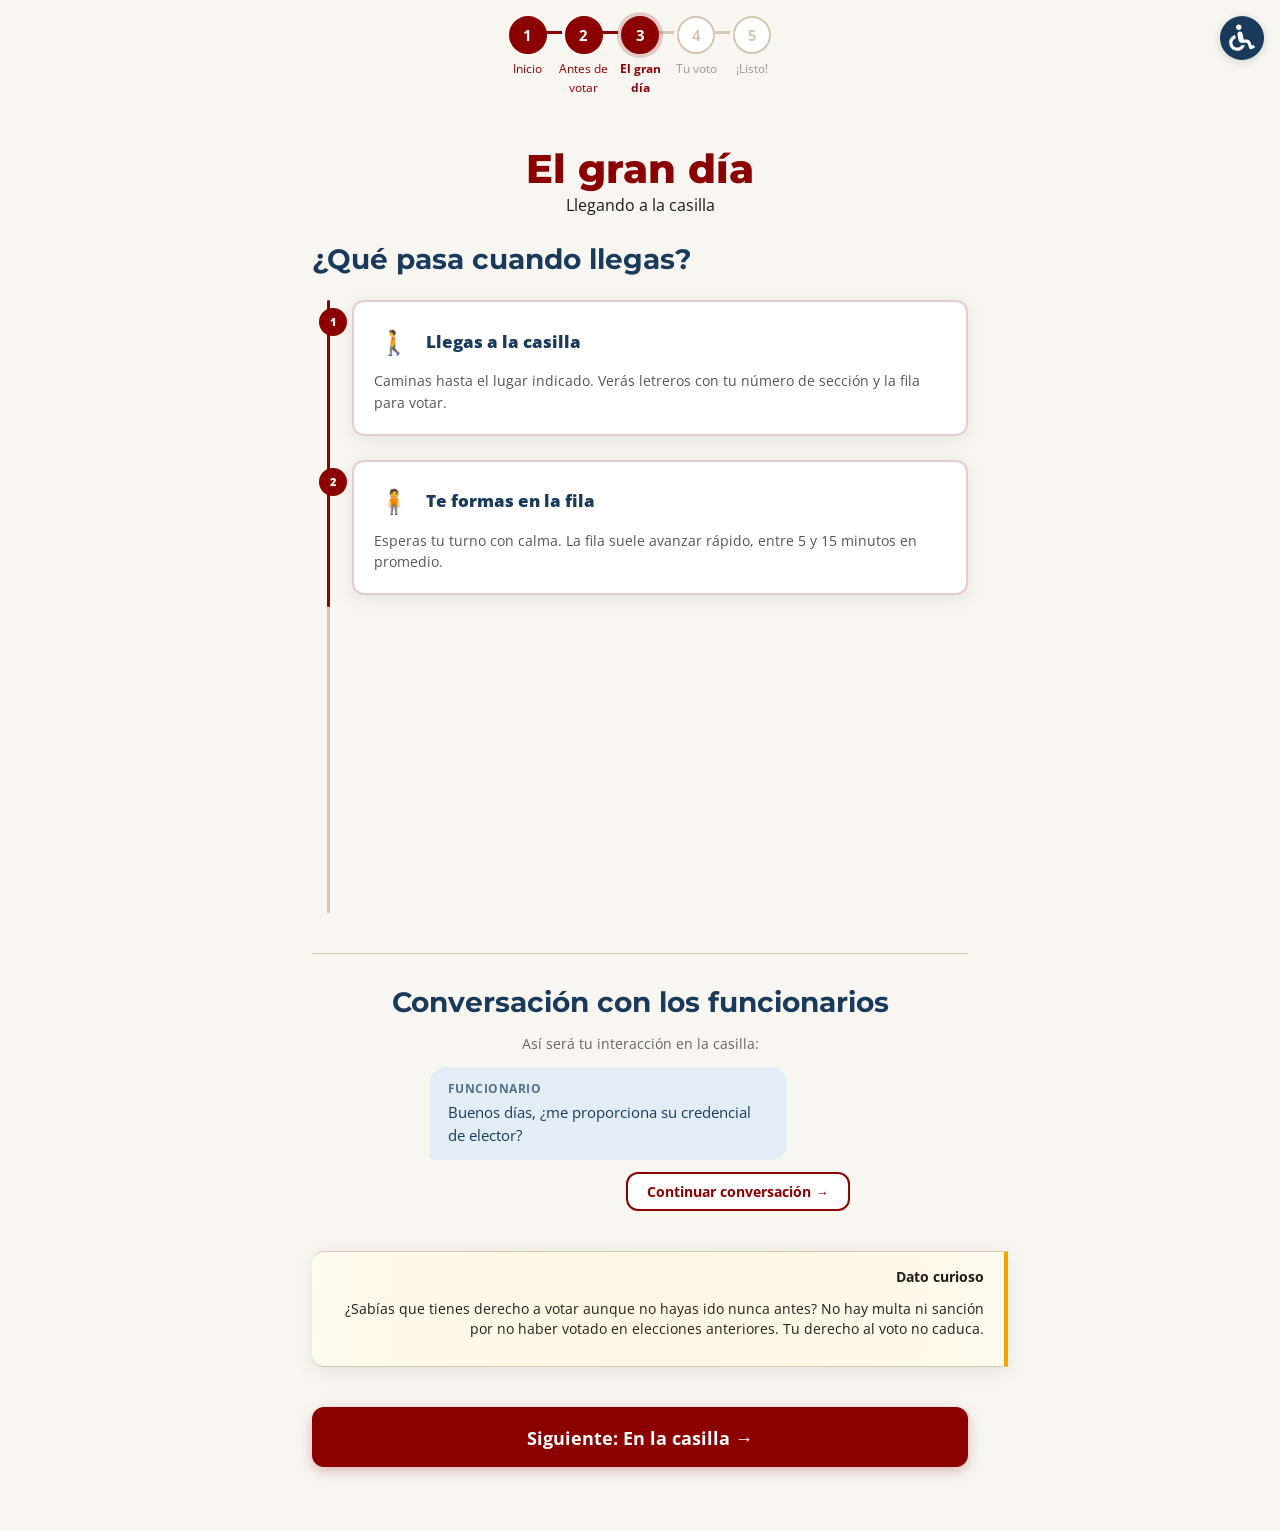
<file: llegada/index.html>
<!DOCTYPE html>
<html lang="es-MX">
<head>
  <meta charset="UTF-8">
  <meta name="viewport" content="width=device-width, initial-scale=1.0">
  <title>El gran día — Mi Primera Casilla</title>
  <link rel="stylesheet" href="../styles/main.css">
  <link rel="stylesheet" href="../styles/componentes.css">
  <link rel="stylesheet" href="../styles/accesibilidad.css">
  <style>
    /* === Timeline vertical === */
    .timeline {
      position: relative;
      padding-left: 40px;
    }

    .timeline::before {
      content: '';
      position: absolute;
      left: 15px;
      top: 0;
      bottom: 0;
      width: 3px;
      background: var(--color-borde);
      border-radius: 3px;
    }

    .timeline__linea-progreso {
      position: absolute;
      left: 15px;
      top: 0;
      width: 3px;
      height: 0;
      background: var(--color-primario);
      border-radius: 3px;
      transition: height 0.8s cubic-bezier(0.25, 0.46, 0.45, 0.94);
      z-index: 1;
    }

    .timeline__paso {
      position: relative;
      margin-bottom: 1.5rem;
      opacity: 0;
      transform: translateX(-20px);
      transition: opacity 0.5s ease, transform 0.5s ease;
    }

    .timeline__paso--visible {
      opacity: 1;
      transform: translateX(0);
    }

    .timeline__dot {
      position: absolute;
      left: -33px;
      top: 0.5rem;
      width: 28px;
      height: 28px;
      border-radius: 50%;
      background: #fff;
      border: 3px solid var(--color-borde);
      display: flex;
      align-items: center;
      justify-content: center;
      font-size: 0.7rem;
      font-weight: 800;
      color: var(--color-borde);
      transition: all 0.4s ease;
      z-index: 2;
    }

    .timeline__paso--visible .timeline__dot {
      background: var(--color-primario);
      border-color: var(--color-primario);
      color: #fff;
    }

    .timeline__tarjeta {
      background: #fff;
      border: 2px solid var(--color-borde);
      border-radius: var(--radio-borde);
      padding: 1.25rem;
      box-shadow: var(--sombra);
      transition: all 0.3s ease;
    }

    .timeline__paso--visible .timeline__tarjeta {
      border-color: rgba(139, 0, 0, 0.2);
    }

    .timeline__tarjeta:hover {
      box-shadow: 0 8px 25px rgba(0, 0, 0, 0.12);
    }

    .timeline__header {
      display: flex;
      align-items: center;
      gap: 0.75rem;
      margin-bottom: 0.5rem;
    }

    .timeline__icono {
      font-size: 1.5rem;
      width: 40px;
      height: 40px;
      display: flex;
      align-items: center;
      justify-content: center;
      background: none;
      flex-shrink: 0;
      opacity: 0;
      transition: opacity 0.4s ease 0.2s;
    }

    .timeline__paso--visible .timeline__icono {
      opacity: 1;
    }


    .timeline__titulo {
      font-weight: 800;
      font-size: 1.05rem;
      color: var(--color-secundario);
    }

    .timeline__texto {
      font-size: 0.9rem;
      color: #555;
      margin: 0;
      line-height: 1.5;
    }

    /* === Diálogo mejorado === */
    .dialogo-seccion {
      max-width: 420px;
      margin: 0 auto;
    }

    .dialogo__burbuja {
      animation: burbujaEntrada 0.5s cubic-bezier(0.34, 1.56, 0.64, 1);
    }

    .dialogo__burbuja--funcionario {
      animation-name: burbujaIzq;
    }

    .dialogo__burbuja--tu {
      animation-name: burbujaDer;
    }

    @keyframes burbujaIzq {
      0% { opacity: 0; transform: translateX(-30px) scale(0.8); }
      100% { opacity: 1; transform: translateX(0) scale(1); }
    }

    @keyframes burbujaDer {
      0% { opacity: 0; transform: translateX(30px) scale(0.8); }
      100% { opacity: 1; transform: translateX(0) scale(1); }
    }

    /* Typing indicator */
    .dialogo__typing {
      display: flex;
      gap: 4px;
      padding: 0.75rem 1.1rem;
      background: #e3edf7;
      border-radius: 16px;
      border-bottom-left-radius: 4px;
      align-self: flex-start;
      max-width: 70px;
    }

    .dialogo__typing-dot {
      width: 8px;
      height: 8px;
      background: #999;
      border-radius: 50%;
      animation: typingBounce 1.2s ease-in-out infinite;
    }

    .dialogo__typing-dot:nth-child(2) { animation-delay: 0.2s; }
    .dialogo__typing-dot:nth-child(3) { animation-delay: 0.4s; }

    @keyframes typingBounce {
      0%, 60%, 100% { transform: translateY(0); }
      30% { transform: translateY(-6px); }
    }

    .dialogo__avanzar {
      display: flex;
      justify-content: flex-end;
      margin-top: 0.75rem;
    }

    .dialogo__avanzar .btn {
      padding: 0.5rem 1.2rem;
      font-size: 0.85rem;
      transition: all 0.3s cubic-bezier(0.34, 1.56, 0.64, 1);
    }

    .dialogo__avanzar .btn:hover {
      transform: translateX(4px);
    }

    /* === Secciones animadas (solo fade) === */
    .seccion-animada {
      opacity: 0;
      transition: opacity 0.6s ease;
    }

    .seccion-animada--visible {
      opacity: 1;
    }

    /* === Dato curioso con pulso === */
    .dato-card {
      position: relative;
      overflow: hidden;
    }

    .dato-card::after {
      content: '';
      position: absolute;
      top: -50%;
      left: -50%;
      width: 200%;
      height: 200%;
      background: radial-gradient(circle, rgba(240, 165, 0, 0.06) 0%, transparent 60%);
      animation: pulseBg 3s ease infinite;
      pointer-events: none;
    }

    @keyframes pulseBg {
      0%, 100% { transform: scale(1); opacity: 0.5; }
      50% { transform: scale(1.1); opacity: 1; }
    }
  </style>
</head>
<body>
  <div id="barra-progreso"></div>

  <button class="acc-boton" aria-label="Opciones de accesibilidad" title="Accesibilidad">
     <img src="../images/wheelchair-solid-full.svg" alt="ICONO">
  </button>
  <div class="acc-panel" role="dialog" aria-label="Panel de accesibilidad">
    <div class="acc-panel__titulo">Accesibilidad</div>
    <button class="acc-panel__opcion" data-acc="voz"><span class="acc-panel__icono">🔊</span> Narración por voz</button>
    <button class="acc-panel__opcion" data-acc="lectura_facil"><span class="acc-panel__icono">📖</span> Lectura fácil</button>
    <button class="acc-panel__opcion" data-acc="alto_contraste"><span class="acc-panel__icono">🌗</span> Alto contraste</button>
  </div>
  <div class="voz-controles" aria-label="Controles de narración">
    <button class="voz-controles__btn voz-btn-pausar" aria-label="Pausar" title="Pausar">⏸️</button>
    <button class="voz-controles__btn voz-btn-repetir" aria-label="Repetir" title="Repetir">🔁</button>
    <button class="voz-controles__btn voz-btn-detener" aria-label="Detener" title="Detener">⏹️</button>
  </div>

  <main class="pantalla">
    <div class="contenido-principal">
      <section class="text-center mb-2">
        <h1>El gran día</h1>
        <p data-texto-normal="Llegando a la casilla"
           data-texto-facil="Aquí verás cómo es llegar a votar.">Llegando a la casilla</p>
      </section>

      <!-- A) Timeline de pasos -->
      <section class="mb-3" id="seccion-pasos">
        <h2 class="mb-2">¿Qué pasa cuando llegas?</h2>
        <div class="timeline" id="timeline">
          <div class="timeline__linea-progreso" id="timeline-progreso"></div>
        </div>
      </section>

      <!-- B) Diálogo simulado -->
      <section class="mb-3 seccion-animada" id="seccion-dialogo">
        <hr class="separador">
        <h2 class="mb-1 text-center">Conversación con los funcionarios</h2>
        <p class="text-center mb-1" style="font-size:0.9rem; color:#666;">Así será tu interacción en la casilla:</p>
        <div class="dialogo dialogo-seccion" id="dialogo-contenedor" role="log" aria-label="Conversación simulada con funcionarios de casilla">
        </div>
        <div class="dialogo__avanzar" id="dialogo-avanzar" style="max-width:420px; margin:0.75rem auto 0;">
          <button class="btn btn--secundario" id="btn-dialogo">Continuar conversación →</button>
        </div>
      </section>

      <!-- Dato curioso -->
      <div class="tarjeta tarjeta--destacada dato-lateral dato-lateral--der mb-3 dato-card seccion-animada" id="dato-curioso-p3">
        <strong>Dato curioso</strong>
        <p class="mt-1" id="dato-p3-texto"
           data-texto-normal="" data-texto-facil=""></p>
      </div>

      <button class="btn btn--primario btn--grande"
              onclick="irAPantalla('/casilla/')">
        Siguiente: En la casilla →
      </button>
    </div>
  </main>

  <script src="../js/navegacion.js"></script>
  <script src="../js/accesibilidad.js"></script>
  <script>
    renderBarraProgreso(3, document.getElementById('barra-progreso'));

    // Scroll reveal para secciones (solo fade, sin desplazamiento)
    var observer = new IntersectionObserver(function(entries) {
      entries.forEach(function(entry) {
        if (entry.isIntersecting) {
          entry.target.classList.add('seccion-animada--visible');
        }
      });
    }, { threshold: 0.15 });

    document.querySelectorAll('.seccion-animada').forEach(function(el) {
      observer.observe(el);
    });

    cargarContenido().then(function(data) {
      var p3 = data.pantallas.p3;

      // Timeline de pasos
      var timelineEl = document.getElementById('timeline');
      var progreso = document.getElementById('timeline-progreso');
      var totalPasos = p3.pasos_llegada.length;

      // Agregar todos los items al DOM primero
      var pasoDivs = [];
      p3.pasos_llegada.forEach(function(paso, i) {
        var div = document.createElement('div');
        div.className = 'timeline__paso';
        div.innerHTML =
          '<div class="timeline__dot">' + (i + 1) + '</div>' +
          '<div class="timeline__tarjeta">' +
            '<div class="timeline__header">' +
              '<span class="timeline__icono">' + paso.icono + '</span>' +
              '<span class="timeline__titulo">' + paso.titulo + '</span>' +
            '</div>' +
            '<p class="timeline__texto" data-texto-normal="' + paso.texto + '" data-texto-facil="' + paso.texto_facil + '">' + paso.texto + '</p>' +
          '</div>';
        timelineEl.appendChild(div);
        pasoDivs.push(div);
      });

      // Animar entrada escalonada
      pasoDivs.forEach(function(div, i) {
        setTimeout(function() {
          div.classList.add('timeline__paso--visible');
          progreso.style.height = (((i + 1) / totalPasos) * 100) + '%';
        }, 400 * (i + 1));
      });

      // Diálogo con typing indicator
      var dialogoEl = document.getElementById('dialogo-contenedor');
      var btnDialogo = document.getElementById('btn-dialogo');
      var dialogoAvanzar = document.getElementById('dialogo-avanzar');
      var dialogoIdx = 0;
      var animando = false;
      var usaFacil = function() { return document.body.classList.contains('lectura-facil'); };

      function mostrarBurbuja() {
        if (dialogoIdx >= p3.dialogo.length || animando) return;
        animando = true;

        var msg = p3.dialogo[dialogoIdx];
        var esFuncionario = msg.quien === 'funcionario';

        // Mostrar typing indicator para funcionario
        if (esFuncionario) {
          var typing = document.createElement('div');
          typing.className = 'dialogo__typing';
          typing.innerHTML = '<div class="dialogo__typing-dot"></div><div class="dialogo__typing-dot"></div><div class="dialogo__typing-dot"></div>';
          dialogoEl.appendChild(typing);

          setTimeout(function() {
            dialogoEl.removeChild(typing);
            agregarBurbuja(msg, esFuncionario);
          }, 800);
        } else {
          agregarBurbuja(msg, esFuncionario);
        }
      }

      function agregarBurbuja(msg, esFuncionario) {
        var burbuja = document.createElement('div');
        burbuja.className = 'dialogo__burbuja ' +
          (esFuncionario ? 'dialogo__burbuja--funcionario' : 'dialogo__burbuja--tu');

        var etiqueta = esFuncionario ? 'Funcionario' : 'Tú';
        var texto = usaFacil() ? msg.texto_facil : msg.texto;

        burbuja.innerHTML = '<div class="dialogo__etiqueta">' + etiqueta + '</div>' + texto;
        dialogoEl.appendChild(burbuja);

        dialogoIdx++;
        animando = false;

        if (dialogoIdx >= p3.dialogo.length) {
          btnDialogo.textContent = '✓ Conversación completa';
          btnDialogo.disabled = true;
          btnDialogo.style.opacity = '0.5';
        }
      }

      mostrarBurbuja();

      btnDialogo.addEventListener('click', function() {
        mostrarBurbuja();
      });

      // Dato curioso
      var datoEl = document.getElementById('dato-p3-texto');
      datoEl.textContent = p3.dato_curioso;
      datoEl.setAttribute('data-texto-normal', p3.dato_curioso);
      datoEl.setAttribute('data-texto-facil', p3.dato_curioso_facil);

    });
  </script>
</body>
</html>
</file>
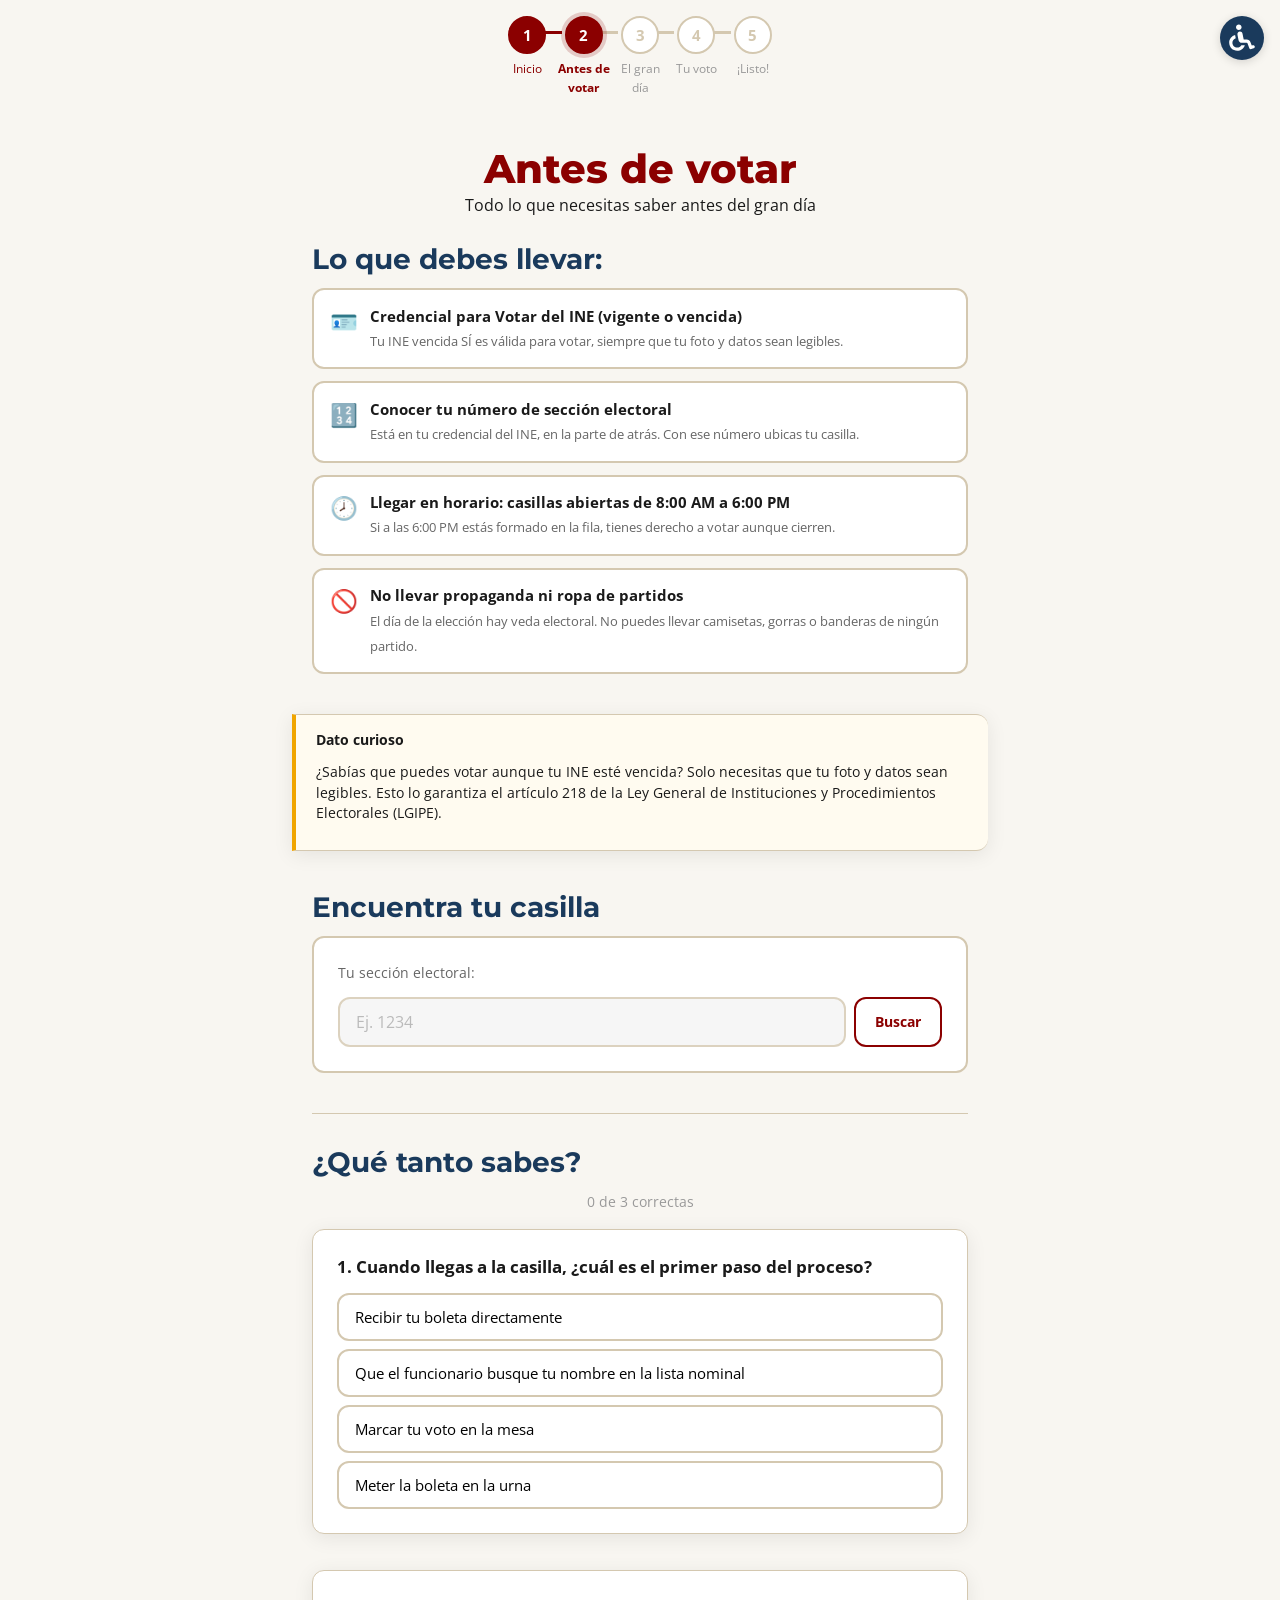
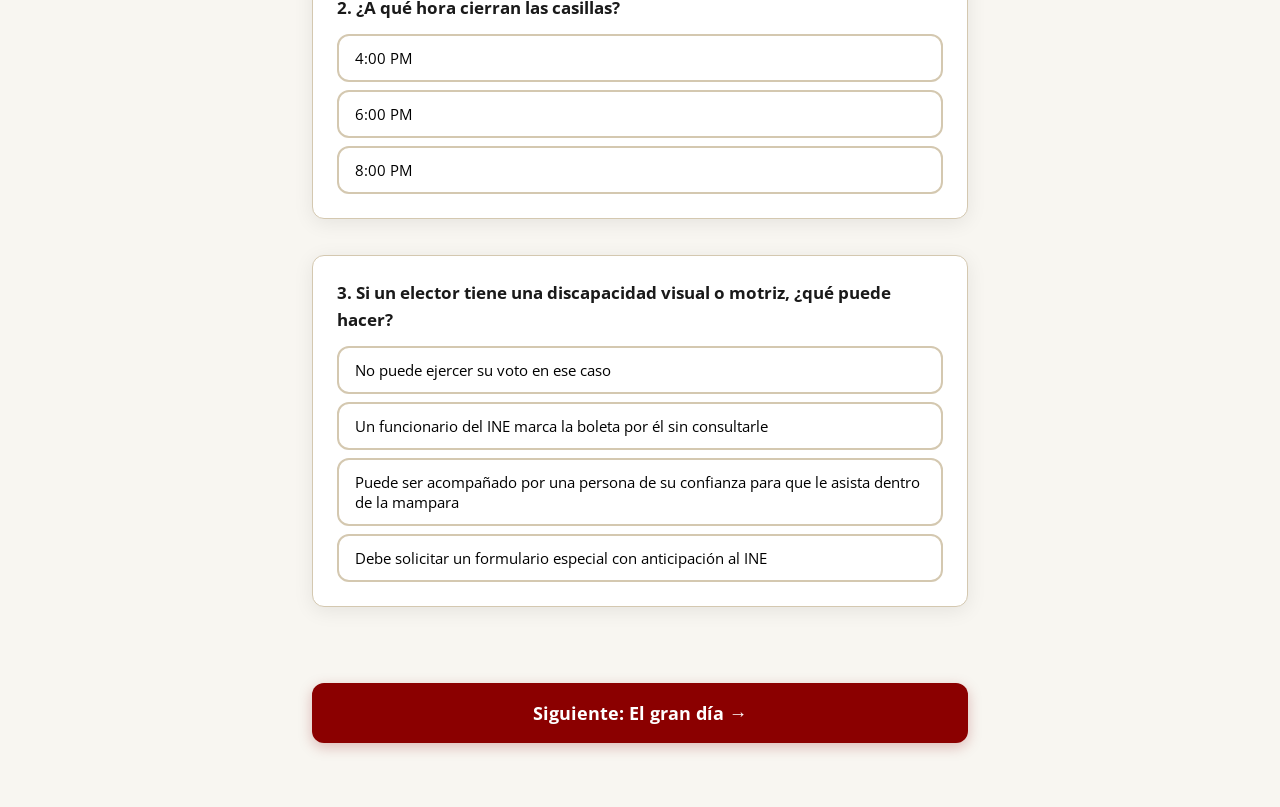
<file: preparacion/index.html>
<!DOCTYPE html>
<html lang="es-MX">

<head>
  <meta charset="UTF-8">
  <meta name="viewport" content="width=device-width, initial-scale=1.0">
  <title>Antes de votar — Mi Primera Casilla</title>
  <link rel="stylesheet" href="../styles/main.css">
  <link rel="stylesheet" href="../styles/componentes.css">
  <link rel="stylesheet" href="../styles/accesibilidad.css">
  <style>
    /* === Checklist (solo visual, sin interacción) === */
    .checklist__item {
      opacity: 0;
      transform: translateY(30px) scale(0.95);
      transition: all 0.6s cubic-bezier(0.34, 1.56, 0.64, 1);
      cursor: default;
    }

    .checklist__item--visible {
      opacity: 1;
      transform: translateY(0) scale(1);
    }

    /* === Dato curioso animado === */
    .dato-curioso-card {
      opacity: 0;
      transform: translateY(20px);
      transition: all 0.8s ease;
    }

    .dato-curioso-card--visible {
      opacity: 1;
      transform: translateY(0);
    }


    /* === Mapa simulado mejorado === */
    /* === Mapa / Buscar casilla === */
    .mapa-buscar {
      background: #fff;
      border: 2px solid var(--color-borde);
      border-radius: var(--radio-borde);
      padding: 1.5rem;
      transition: border-color 0.3s ease;
    }

    .mapa-buscar__label {
      font-size: 0.88rem;
      color: #666;
      margin-bottom: 0.75rem;
      display: block;
    }

    .mapa-buscar__row {
      display: flex;
      gap: 0.5rem;
      margin-bottom: 0;
    }

    .mapa-buscar__row .campo__input {
      flex: 1;
    }

    .mapa-buscar__row .btn {
      flex-shrink: 0;
      padding: 0.75rem 1.2rem;
      font-size: 0.9rem;
    }

    .mapa-buscar__resultado {
      display: none;
      margin-top: 1rem;
      padding: 1rem;
      border-radius: var(--radio-borde);
      background: linear-gradient(135deg, #e8f5e9 0%, #f1f8e9 100%);
      border-left: 4px solid var(--color-exito);
      animation: resultadoEntra 0.4s ease;
    }

    .mapa-buscar__resultado--visible {
      display: block;
    }

    @keyframes resultadoEntra {
      from { opacity: 0; transform: translateY(8px); }
      to { opacity: 1; transform: translateY(0); }
    }

    .mapa-buscar__casilla {
      font-weight: 700;
      font-size: 1.05rem;
      color: var(--color-exito);
      margin-bottom: 0.35rem;
    }

    .mapa-buscar__ayuda {
      font-size: 0.82rem;
      color: #555;
      margin: 0;
    }

    .mapa-buscar__ayuda a {
      color: var(--color-secundario);
      font-weight: 600;
      text-decoration: underline;
    }

    /* === Quiz mejorado === */
    .quiz-contador {
      text-align: center;
      font-size: 0.85rem;
      color: #999;
      margin-bottom: 1rem;
    }

    .quiz__opcion {
      transition: all 0.3s cubic-bezier(0.34, 1.56, 0.64, 1);
    }

    .quiz__opcion:hover {
      transform: translateX(6px);
    }

    .quiz__opcion--correcta {
      animation: respuestaCorrecta 0.5s cubic-bezier(0.34, 1.56, 0.64, 1);
    }

    .quiz__opcion--incorrecta {
      animation: shake 0.5s ease;
    }

    @keyframes respuestaCorrecta {
      0% {
        transform: scale(1);
      }

      50% {
        transform: scale(1.05);
      }

      100% {
        transform: scale(1);
      }
    }

    @keyframes shake {

      0%,
      100% {
        transform: translateX(0);
      }

      20% {
        transform: translateX(-8px);
      }

      40% {
        transform: translateX(8px);
      }

      60% {
        transform: translateX(-5px);
      }

      80% {
        transform: translateX(5px);
      }
    }

    .quiz__feedback {
      animation: slideUp 0.4s cubic-bezier(0.34, 1.56, 0.64, 1);
    }

    @keyframes slideUp {
      from {
        opacity: 0;
        transform: translateY(10px);
      }

      to {
        opacity: 1;
        transform: translateY(0);
      }
    }

    /* === Secciones con scroll reveal === */
    .seccion-animada {
      opacity: 0;
      transform: translateY(40px);
      transition: all 0.8s cubic-bezier(0.25, 0.46, 0.45, 0.94);
    }

    .seccion-animada--visible {
      opacity: 1;
      transform: translateY(0);
    }

    /* === Título con typing effect === */
    .titulo-animado {
      overflow: hidden;
      border-right: 3px solid var(--color-primario);
      white-space: nowrap;
      animation: typing 1s steps(15) forwards, blink 0.7s step-end infinite;
      width: 0;
      display: inline-block;
    }

    .titulo-animado--completo {
      width: auto;
      border-right: none;
      animation: none;
    }

    @keyframes typing {
      from {
        width: 0;
      }

      to {
        width: 100%;
      }
    }

    @keyframes blink {
      50% {
        border-color: transparent;
      }
    }
  </style>
</head>

<body>
  <div id="barra-progreso"></div>

  <button class="acc-boton" aria-label="Opciones de accesibilidad" title="Accesibilidad">
     <img src="../images/wheelchair-solid-full.svg" alt="ICONO">
  </button>
  <div class="acc-panel" role="dialog" aria-label="Panel de accesibilidad">
    <div class="acc-panel__titulo">Accesibilidad</div>
    <button class="acc-panel__opcion" data-acc="voz"><span class="acc-panel__icono">🔊</span> Narración por voz</button>
    <button class="acc-panel__opcion" data-acc="lectura_facil"><span class="acc-panel__icono">📖</span> Lectura
      fácil</button>
    <button class="acc-panel__opcion" data-acc="alto_contraste"><span class="acc-panel__icono">🌗</span> Alto
      contraste</button>
  </div>
  <div class="voz-controles" aria-label="Controles de narración">
    <button class="voz-controles__btn voz-btn-pausar" aria-label="Pausar" title="Pausar">⏸️</button>
    <button class="voz-controles__btn voz-btn-repetir" aria-label="Repetir" title="Repetir">🔁</button>
    <button class="voz-controles__btn voz-btn-detener" aria-label="Detener" title="Detener">⏹️</button>
  </div>

  <main class="pantalla">
    <div class="contenido-principal">
      <section class="text-center mb-2">
        <h1>Antes de votar</h1>
        <p data-texto-normal="Todo lo que necesitas saber antes del gran día"
          data-texto-facil="Aquí te decimos qué llevar y cómo encontrar tu casilla.">Todo lo que necesitas saber antes
          del gran día</p>
      </section>

      <!-- A) Checklist -->
      <section class="mb-3 seccion-animada" id="seccion-checklist">
        <h2 class="mb-1">Lo que debes llevar:</h2>
        <ul class="checklist" id="checklist" aria-label="Lista de requisitos para votar"></ul>
      </section>

      <!-- Dato curioso -->
      <div class="tarjeta tarjeta--destacada dato-lateral dato-lateral--izq mb-3 dato-curioso-card seccion-animada" id="dato-curioso">
        <strong>Dato curioso</strong>
        <p class="mt-1" id="dato-curioso-texto" data-texto-normal="" data-texto-facil=""></p>
      </div>

      <!-- B) Buscar casilla -->
      <section class="mb-3 seccion-animada" id="seccion-mapa">
        <h2 class="mb-1">Encuentra tu casilla</h2>
        <div class="mapa-buscar">
          <span class="mapa-buscar__label">Tu sección electoral:</span>
          <div class="mapa-buscar__row">
            <input class="campo__input" type="text" id="input-seccion-mapa" placeholder="Ej. 1234"
              inputmode="numeric" maxlength="4" readonly style="background:#f5f5f5;cursor:default;opacity:0.8">
            <button class="btn btn--secundario" id="btn-buscar-casilla">Buscar</button>
          </div>
          <div class="mapa-buscar__resultado" id="mapa-resultado">
            <div class="mapa-buscar__casilla" id="mapa-casilla-texto"></div>
            <p class="mapa-buscar__ayuda" id="mapa-ayuda"></p>
          </div>
        </div>
      </section>

      <!-- C) Mini-quiz -->
      <section class="mb-3 seccion-animada" id="seccion-quiz">
        <hr class="separador">
        <h2 class="mb-1">¿Qué tanto sabes?</h2>
        <p class="quiz-contador" id="quiz-contador"></p>
        <div class="quiz" id="quiz-contenedor"></div>
      </section>

      <button class="btn btn--primario btn--grande mt-2" id="btn-siguiente" onclick="irAPantalla('/llegada/')"
        disabled title="Completa el quiz para continuar">
        Siguiente: El gran día →
      </button>
    </div>
  </main>

  <script src="../js/navegacion.js"></script>
  <script src="../js/accesibilidad.js"></script>
  <script>
    renderBarraProgreso(2, document.getElementById('barra-progreso'));

    var seccion = obtenerSeccion();
    if (seccion) {
      document.getElementById('input-seccion-mapa').value = seccion;
    }

    // Scroll reveal observer
    var observer = new IntersectionObserver(function (entries) {
      entries.forEach(function (entry) {
        if (entry.isIntersecting) {
          entry.target.classList.add('seccion-animada--visible');
        }
      });
    }, { threshold: 0.15 });

    document.querySelectorAll('.seccion-animada').forEach(function (el) {
      observer.observe(el);
    });

    cargarContenido().then(function (data) {
      var p2 = data.pantallas.p2;

      // Checklist con animación escalonada
      var checklistEl = document.getElementById('checklist');
      var totalItems = p2.checklist.length;
      var marcados = 0;

      p2.checklist.forEach(function (item, i) {
        var li = document.createElement('li');
        li.className = 'checklist__item';
        li.innerHTML =
          '<span class="checklist__icono">' + item.icono + '</span>' +
          '<div class="checklist__texto">' +
          '<strong data-texto-normal="' + item.texto + '" data-texto-facil="' + item.texto + '">' + item.texto + '</strong>' +
          '<small data-texto-normal="' + item.detalle + '" data-texto-facil="' + item.detalle + '">' + item.detalle + '</small>' +
          '</div>';

        checklistEl.appendChild(li);

        // Animación escalonada de entrada
        setTimeout(function () {
          li.classList.add('checklist__item--visible');
        }, 200 * (i + 1));
      });

      // Dato curioso
      var datoEl = document.getElementById('dato-curioso-texto');
      datoEl.textContent = p2.dato_curioso;
      datoEl.setAttribute('data-texto-normal', p2.dato_curioso);
      datoEl.setAttribute('data-texto-facil', p2.dato_curioso_facil);

      // Buscar casilla
      var mapaAyuda = document.getElementById('mapa-ayuda');
      var mapaResultado = document.getElementById('mapa-resultado');
      var mapaCasillaTexto = document.getElementById('mapa-casilla-texto');
      var usaFacil = function() { return document.body.classList.contains('lectura-facil'); };

      function buscarCasilla() {
        var val = document.getElementById('input-seccion-mapa').value.trim();
        if (val) {
          mapaCasillaTexto.textContent = 'Sección ' + val + ' — Casilla Básica 1';
          var textoAyuda = usaFacil() ? p2.mapa.texto_ayuda_facil : p2.mapa.texto_ayuda;
          mapaAyuda.innerHTML = textoAyuda.replace(
            'ubicatucasilla.ine.mx',
            '<a href="https://ubicatucasilla.ine.mx" target="_blank" rel="noopener">ubicatucasilla.ine.mx</a>'
          );
          mapaResultado.classList.add('mapa-buscar__resultado--visible');
        }
      }

      document.getElementById('btn-buscar-casilla').addEventListener('click', buscarCasilla);


      function tomarAlAzar(arreglo, n) {
        var copia = arreglo.slice();
        for (var i = copia.length - 1; i > 0; i--) {
          var j = Math.floor(Math.random() * (i + 1));
          var temp = copia[i];
          copia[i] = copia[j];
          copia[j] = temp;
        }
        return copia.slice(0, n);
      }

      // Quiz
      var quizContenedor = document.getElementById('quiz-contenedor');
      var correctas = 0;
      var contestadas = 0;
      var preguntasSeleccionadas = tomarAlAzar(p2.quiz, 3);
      var total = preguntasSeleccionadas.length;
      var contadorEl = document.getElementById('quiz-contador');
      contadorEl.textContent = correctas + ' de ' + total + ' correctas';

      preguntasSeleccionadas.forEach(function (q, qi) {
        var div = document.createElement('div');
        div.className = 'tarjeta mb-1';

        var pregHTML = '<p class="quiz__pregunta">' + (qi + 1) + '. ' + q.pregunta + '</p>';
        pregHTML += '<div class="quiz__opciones">';
        q.opciones.forEach(function (op, oi) {
          pregHTML += '<button class="quiz__opcion" data-quiz="' + qi + '" data-opcion="' + oi + '">' + op + '</button>';
        });
        pregHTML += '</div>';
        pregHTML += '<div class="quiz__feedback" id="quiz-fb-' + qi + '" style="display:none"></div>';
        div.innerHTML = pregHTML;

        div.querySelectorAll('.quiz__opcion').forEach(function (btn) {
          btn.addEventListener('click', function () {
            var qIdx = parseInt(btn.getAttribute('data-quiz'));
            var oIdx = parseInt(btn.getAttribute('data-opcion'));
            var esCorrecta = oIdx === preguntasSeleccionadas[qIdx].correcta;
            var feedback = document.getElementById('quiz-fb-' + qIdx);
            var opciones = div.querySelectorAll('.quiz__opcion');

            opciones.forEach(function (b) { b.disabled = true; });

            if (esCorrecta) {
              btn.classList.add('quiz__opcion--correcta');
              feedback.className = 'quiz__feedback quiz__feedback--correcto';
              feedback.textContent = '✅ ¡Correcto! ' + (document.body.classList.contains('lectura-facil')
                ? preguntasSeleccionadas[qIdx].explicacion_facil
                : preguntasSeleccionadas[qIdx].explicacion);
              correctas++;
            } else {
              btn.classList.add('quiz__opcion--incorrecta');
              opciones[p2.quiz[qIdx].correcta].classList.add('quiz__opcion--correcta');
              feedback.className = 'quiz__feedback quiz__feedback--incorrecto';
              feedback.textContent = '❌ ' + (document.body.classList.contains('lectura-facil')
                ? preguntasSeleccionadas[qIdx].explicacion_facil
                : preguntasSeleccionadas[qIdx].explicacion);
            }

            feedback.style.display = 'block';
            contestadas++;
            contadorEl.textContent = correctas + ' de ' + total + ' correctas';

            if (contestadas === total) {
              var btnSig = document.getElementById('btn-siguiente');
              btnSig.disabled = false;
              btnSig.title = '';
            }

            // Guardar score para pantalla 5
            sessionStorage.setItem('quizCorrectas', correctas);
            sessionStorage.setItem('quizTotal', total);
          });
        });

        quizContenedor.appendChild(div);
      });
    });
  </script>
</body>

</html>
</file>
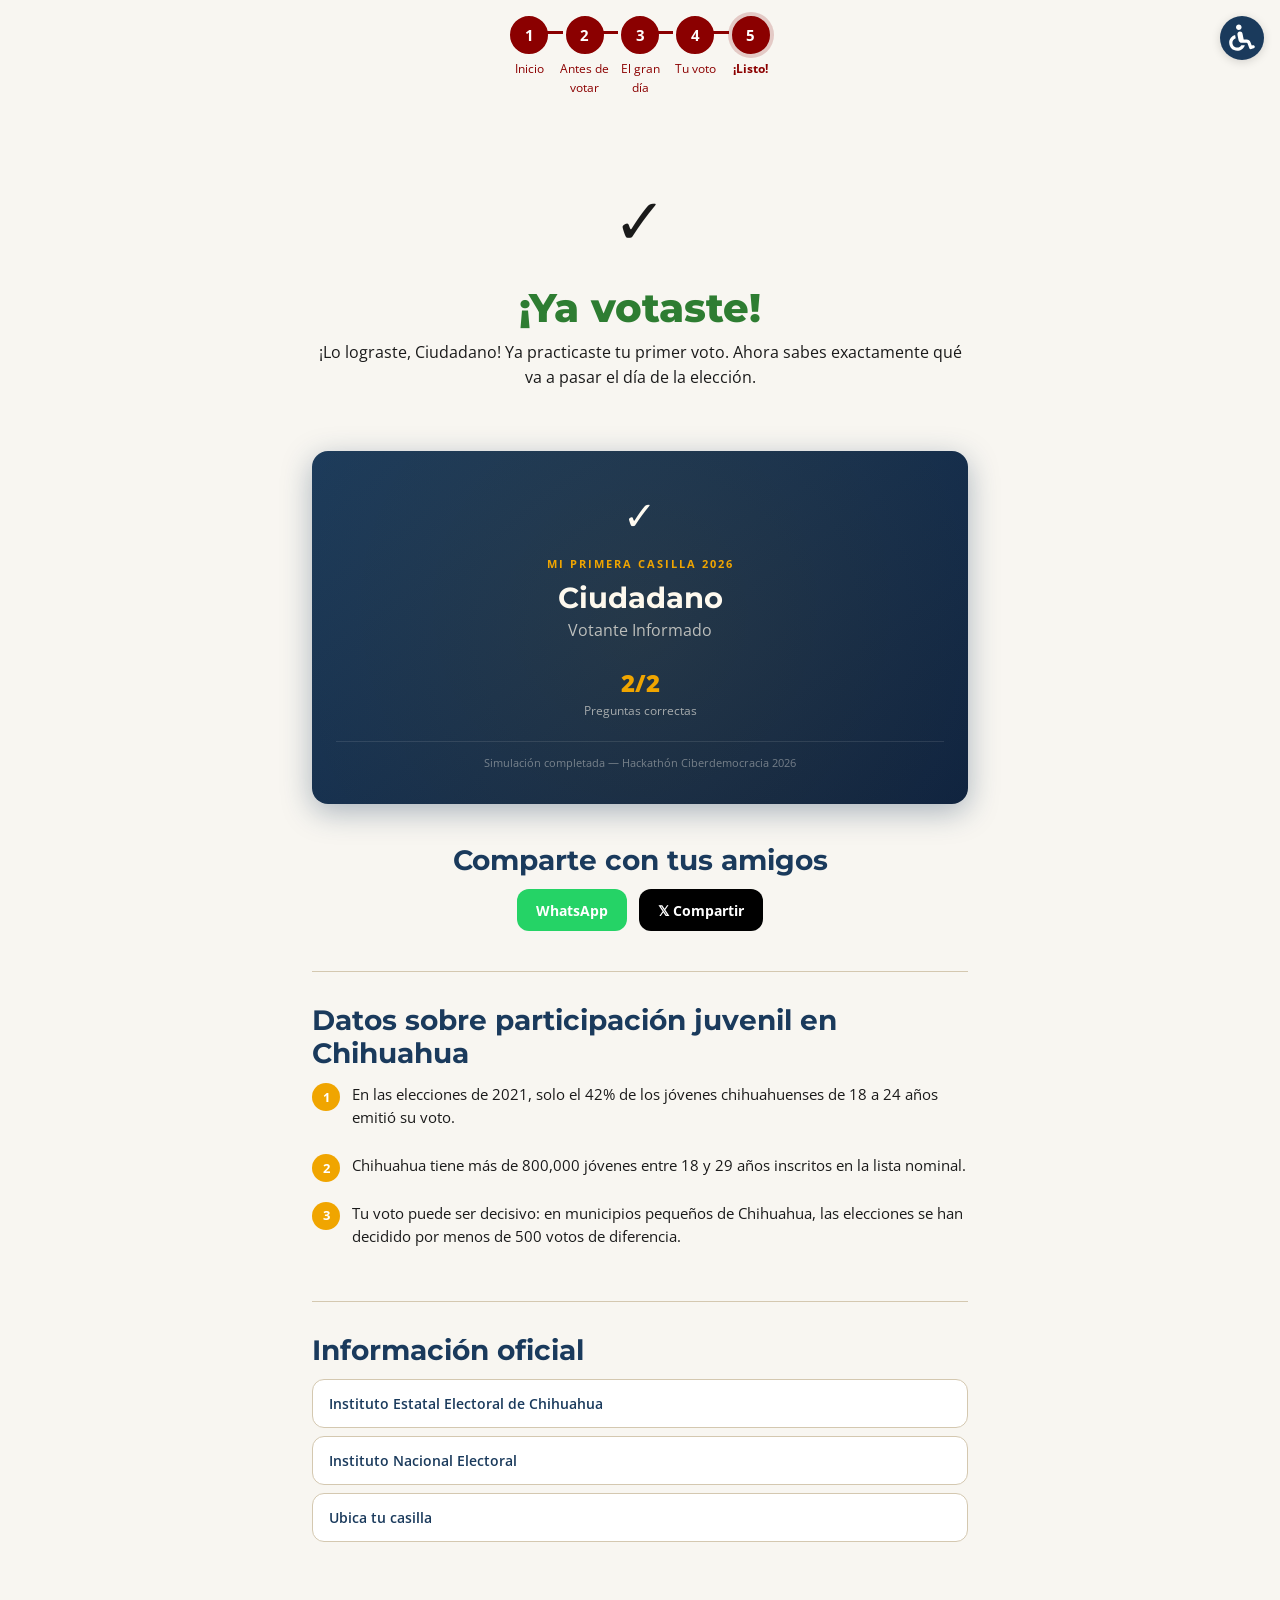
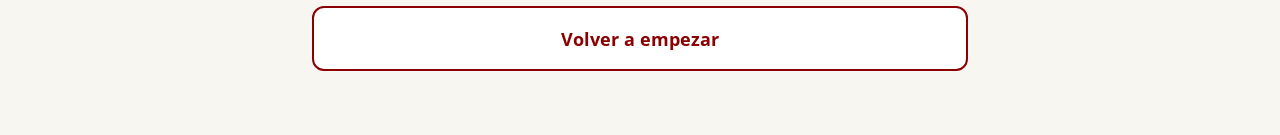
<file: resultado/index.html>
<!DOCTYPE html>
<html lang="es-MX">
<head>
  <meta charset="UTF-8">
  <meta name="viewport" content="width=device-width, initial-scale=1.0">
  <title>¡Ya votaste! — Mi Primera Casilla</title>
  <link rel="stylesheet" href="../styles/main.css">
  <link rel="stylesheet" href="../styles/componentes.css">
  <link rel="stylesheet" href="../styles/accesibilidad.css">
  <style>
    .celebracion {
      text-align: center;
      padding: 1.5rem 0;
    }

    .celebracion__emoji {
      font-size: 4rem;
      display: block;
      margin-bottom: 0.75rem;
      animation: pulso 1.5s ease infinite;
    }

    @keyframes pulso {
      0%, 100% { transform: scale(1); }
      50% { transform: scale(1.1); }
    }

    .celebracion__titulo {
      color: var(--color-exito);
      margin-bottom: 0.5rem;
    }

    /* Tarjeta cívica */
    .tarjeta-civica {
      background: linear-gradient(145deg, #1a3a5c 0%, #0d2240 100%);
      color: #fff;
      border-radius: 16px;
      padding: 2rem 1.5rem;
      text-align: center;
      position: relative;
      overflow: hidden;
      box-shadow: 0 8px 30px rgba(26, 58, 92, 0.35);
    }

    .tarjeta-civica::before {
      content: '';
      position: absolute;
      top: -50%;
      left: -50%;
      width: 200%;
      height: 200%;
      background: radial-gradient(circle, rgba(240, 165, 0, 0.08) 0%, transparent 60%);
      pointer-events: none;
    }

    .tarjeta-civica__badge {
      font-size: 2.5rem;
      margin-bottom: 0.5rem;
    }

    .tarjeta-civica__etiqueta {
      font-size: 0.7rem;
      text-transform: uppercase;
      letter-spacing: 2px;
      color: var(--color-acento);
      font-weight: 700;
    }

    .tarjeta-civica__nombre {
      font-family: var(--font-display);
      font-size: 1.8rem;
      color: #fff;
      margin: 0.5rem 0 0.2rem;
    }

    .tarjeta-civica__rol {
      font-size: 1rem;
      color: rgba(255, 255, 255, 0.7);
      margin-bottom: 1.25rem;
    }

    .tarjeta-civica__stats {
      display: flex;
      justify-content: center;
      gap: 2rem;
      margin-bottom: 1.25rem;
    }

    .tarjeta-civica__stat {
      display: flex;
      flex-direction: column;
      align-items: center;
    }

    .tarjeta-civica__stat-num {
      font-size: 1.5rem;
      font-weight: 800;
      color: var(--color-acento);
    }

    .tarjeta-civica__stat-label {
      font-size: 0.72rem;
      color: rgba(255, 255, 255, 0.6);
    }

    .tarjeta-civica__footer {
      font-size: 0.7rem;
      color: rgba(255, 255, 255, 0.4);
      border-top: 1px solid rgba(255, 255, 255, 0.1);
      padding-top: 0.75rem;
    }

    /* Compartir */
    .compartir {
      display: flex;
      gap: 0.75rem;
      justify-content: center;
      flex-wrap: wrap;
    }

    .compartir .btn {
      font-size: 0.9rem;
      padding: 0.7rem 1.2rem;
    }

    .btn--whatsapp {
      background: #25D366;
      color: #fff;
    }

    .btn--whatsapp:hover {
      background: #1da851;
    }

    .btn--x {
      background: #000;
      color: #fff;
    }

    .btn--x:hover {
      background: #333;
    }

    /* Datos */
    .datos-grid {
      display: flex;
      flex-direction: column;
      gap: 0.75rem;
    }

    .dato-item {
      display: flex;
      align-items: flex-start;
      gap: 0.75rem;
    }

    .dato-item__numero {
      width: 28px;
      height: 28px;
      background: var(--color-acento);
      color: #fff;
      border-radius: 50%;
      display: flex;
      align-items: center;
      justify-content: center;
      font-weight: 700;
      font-size: 0.8rem;
      flex-shrink: 0;
    }

    .dato-item__texto {
      font-size: 0.92rem;
      color: var(--color-texto);
    }

    .enlaces-oficiales {
      display: flex;
      flex-direction: column;
      gap: 0.5rem;
    }

    .enlace-oficial {
      display: flex;
      align-items: center;
      gap: 0.5rem;
      padding: 0.75rem 1rem;
      background: #fff;
      border: 1px solid var(--color-borde);
      border-radius: var(--radio-borde);
      text-decoration: none;
      color: var(--color-secundario);
      font-weight: 600;
      font-size: 0.9rem;
      transition: all 0.2s ease;
    }

    .enlace-oficial:hover {
      border-color: var(--color-secundario);
      background: #f0f5fa;
    }

    .confetti-final {
      position: fixed;
      top: 0;
      left: 0;
      width: 100%;
      height: 100%;
      pointer-events: none;
      z-index: 100;
      overflow: hidden;
    }

    .confetti-final__pieza {
      position: absolute;
      top: -10px;
      width: 10px;
      height: 10px;
      border-radius: 2px;
      animation: confettiCae 3s ease-out forwards;
    }

    @keyframes confettiCae {
      0% { transform: translateY(0) rotate(0deg); opacity: 1; }
      100% { transform: translateY(100vh) rotate(720deg); opacity: 0; }
    }
  </style>
</head>
<body>
  <div id="barra-progreso"></div>

  <button class="acc-boton" aria-label="Opciones de accesibilidad" title="Accesibilidad">
     <img src="../images/wheelchair-solid-full.svg" alt="ICONO">
  </button>
  <div class="acc-panel" role="dialog" aria-label="Panel de accesibilidad">
    <div class="acc-panel__titulo">Accesibilidad</div>
    <button class="acc-panel__opcion" data-acc="voz"><span class="acc-panel__icono">🔊</span> Narración por voz</button>
    <button class="acc-panel__opcion" data-acc="lectura_facil"><span class="acc-panel__icono">📖</span> Lectura fácil</button>
    <button class="acc-panel__opcion" data-acc="alto_contraste"><span class="acc-panel__icono">🌗</span> Alto contraste</button>
  </div>
  <div class="voz-controles" aria-label="Controles de narración">
    <button class="voz-controles__btn voz-btn-pausar" aria-label="Pausar" title="Pausar">⏸️</button>
    <button class="voz-controles__btn voz-btn-repetir" aria-label="Repetir" title="Repetir">🔁</button>
    <button class="voz-controles__btn voz-btn-detener" aria-label="Detener" title="Detener">⏹️</button>
  </div>

  <div class="confetti-final" id="confetti-final"></div>

  <main class="pantalla">
    <div class="contenido-principal">
      <!-- A) Felicitación -->
      <section class="celebracion mb-2">
        <span class="celebracion__emoji">✓</span>
        <h1 class="celebracion__titulo" id="titulo-felicitacion">¡Ya votaste!</h1>
        <p id="mensaje-felicitacion"
           data-texto-normal="" data-texto-facil=""></p>
      </section>

      <!-- B) Tarjeta cívica -->
      <section class="mb-3">
        <div id="tarjeta-civica-contenedor"></div>
      </section>

      <!-- Compartir -->
      <section class="mb-3 text-center">
        <h2 class="mb-1">Comparte con tus amigos</h2>
        <div class="compartir">
          <button class="btn btn--whatsapp" id="btn-whatsapp">WhatsApp</button>
          <button class="btn btn--x" id="btn-x">𝕏 Compartir</button>
        </div>
      </section>

      <!-- C) Datos de Chihuahua -->
      <section class="mb-3">
        <hr class="separador">
        <h2 class="mb-1">Datos sobre participación juvenil en Chihuahua</h2>
        <div class="datos-grid" id="datos-chihuahua"></div>
      </section>

      <!-- D) Enlaces oficiales -->
      <section class="mb-3">
        <hr class="separador">
        <h2 class="mb-1">Información oficial</h2>
        <div class="enlaces-oficiales" id="enlaces-oficiales"></div>
      </section>

      <button class="btn btn--secundario btn--grande mt-2" onclick="window.location.href='/'">
        Volver a empezar
      </button>
    </div>
  </main>

  <script src="../js/navegacion.js"></script>
  <script src="../js/accesibilidad.js"></script>
  <script src="../js/tarjeta.js"></script>
  <script>
    renderBarraProgreso(5, document.getElementById('barra-progreso'));

    var nombre = obtenerNombre();

    // Confetti de celebración
    (function() {
      var contenedor = document.getElementById('confetti-final');
      var colores = ['#8B0000', '#f0a500', '#1a3a5c', '#2e7d32', '#e65100'];
      for (var i = 0; i < 60; i++) {
        var pieza = document.createElement('div');
        pieza.className = 'confetti-final__pieza';
        pieza.style.left = Math.random() * 100 + '%';
        pieza.style.backgroundColor = colores[Math.floor(Math.random() * colores.length)];
        pieza.style.animationDelay = Math.random() * 1 + 's';
        pieza.style.animationDuration = (2 + Math.random() * 2) + 's';
        contenedor.appendChild(pieza);
      }
    })();

    cargarContenido().then(function(data) {
      var p5 = data.pantallas.p5;

      // Felicitación
      var msgEl = document.getElementById('mensaje-felicitacion');
      var msgNormal = p5.mensaje_felicitacion.replace('{nombre}', nombre);
      var msgFacil = p5.mensaje_felicitacion_facil.replace('{nombre}', nombre);
      msgEl.textContent = msgNormal;
      msgEl.setAttribute('data-texto-normal', msgNormal);
      msgEl.setAttribute('data-texto-facil', msgFacil);

      // Tarjeta cívica
      var quizCorrectas = parseInt(sessionStorage.getItem('quizCorrectas')) || 2;
      var quizTotal = parseInt(sessionStorage.getItem('quizTotal')) || 2;
      generarTarjetaCivica(nombre, quizCorrectas, quizTotal, document.getElementById('tarjeta-civica-contenedor'));

      // Compartir
      var textoCompartir = p5.texto_compartir.replace('{url}', data.proyecto.url);
      document.getElementById('btn-whatsapp').addEventListener('click', function() {
        compartirWhatsApp(textoCompartir);
      });
      document.getElementById('btn-x').addEventListener('click', function() {
        compartirX(textoCompartir);
      });

      // Datos Chihuahua
      var datosEl = document.getElementById('datos-chihuahua');
      p5.datos_chihuahua.forEach(function(d, i) {
        var div = document.createElement('div');
        div.className = 'dato-item';
        div.innerHTML =
          '<span class="dato-item__numero">' + (i + 1) + '</span>' +
          '<p class="dato-item__texto" data-texto-normal="' + d.dato + '" data-texto-facil="' + d.dato_facil + '">' + d.dato + '</p>';
        datosEl.appendChild(div);
      });

      // Enlaces
      var enlacesEl = document.getElementById('enlaces-oficiales');
      var enlaces = p5.enlaces;
      Object.keys(enlaces).forEach(function(key) {
        var e = enlaces[key];
        var a = document.createElement('a');
        a.className = 'enlace-oficial';
        a.href = e.url;
        a.target = '_blank';
        a.rel = 'noopener';
        a.innerHTML = e.nombre;
        enlacesEl.appendChild(a);
      });
    });
  </script>
</body>
</html>
</file>
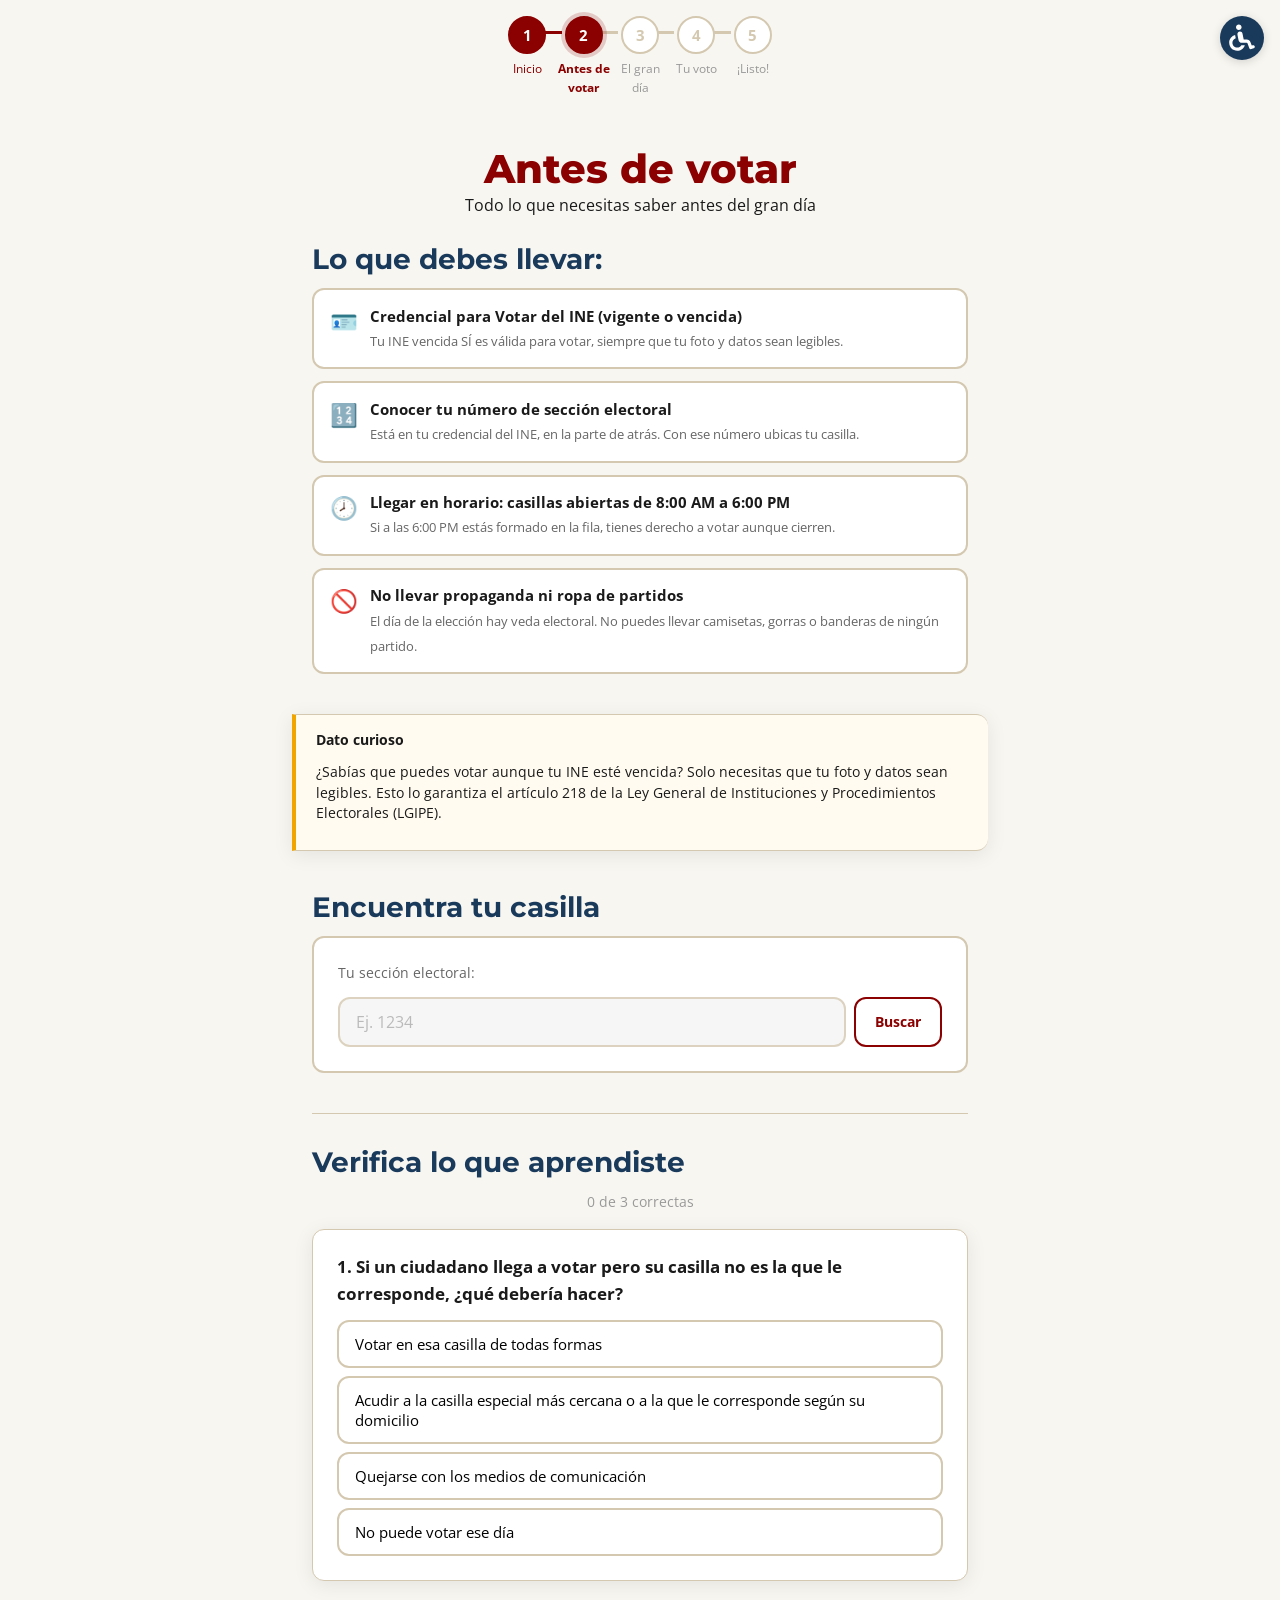
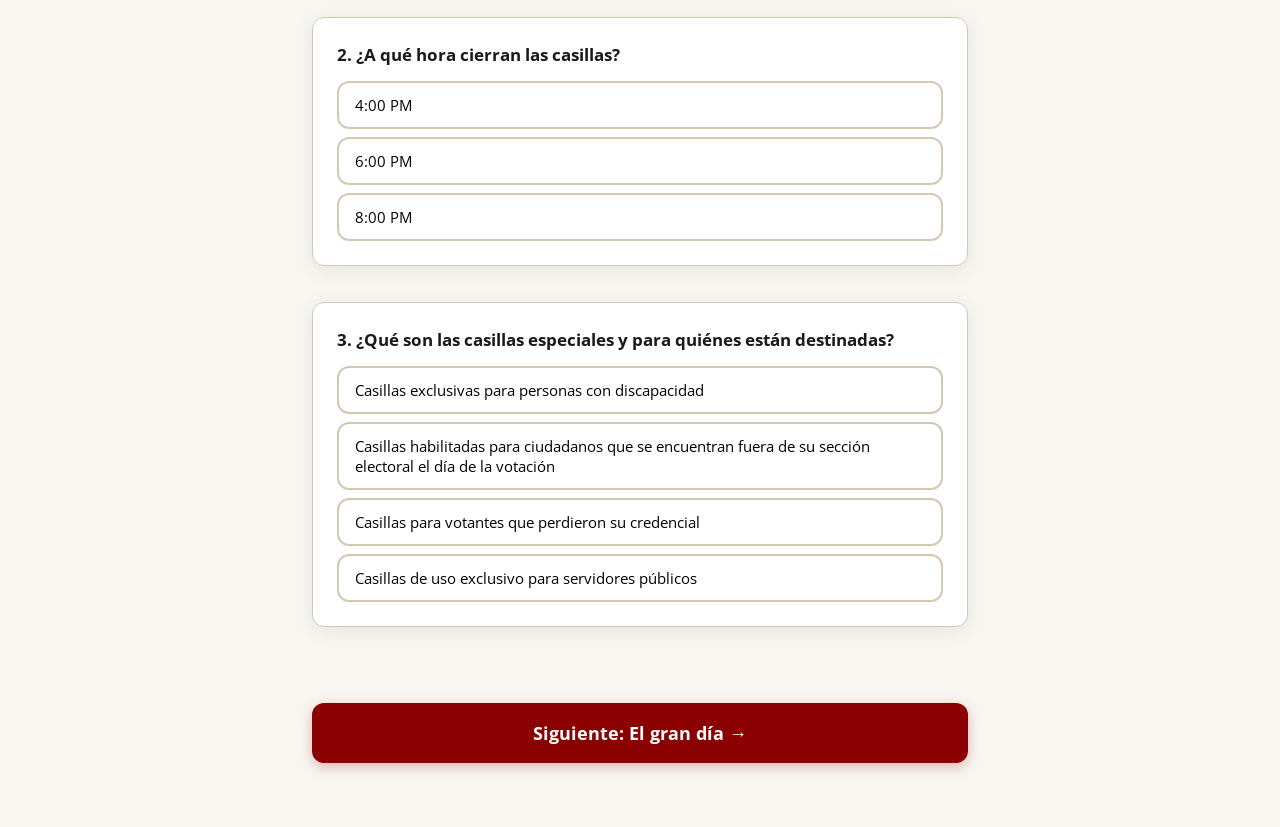
<file: pantalla2.html>
<!DOCTYPE html>
<html lang="es-MX">

<head>
  <meta charset="UTF-8">
  <meta name="viewport" content="width=device-width, initial-scale=1.0">
  <title>Antes de votar — Mi Primera Casilla</title>
  <link rel="stylesheet" href="styles/main.css">
  <link rel="stylesheet" href="styles/componentes.css">
  <link rel="stylesheet" href="styles/accesibilidad.css">
  <style>
    /* === Checklist (solo visual, sin interacción) === */
    .checklist__item {
      opacity: 0;
      transform: translateY(30px) scale(0.95);
      transition: all 0.6s cubic-bezier(0.34, 1.56, 0.64, 1);
      cursor: default;
    }

    .checklist__item--visible {
      opacity: 1;
      transform: translateY(0) scale(1);
    }

    /* === Dato curioso animado === */
    .dato-curioso-card {
      opacity: 0;
      transform: translateY(20px);
      transition: all 0.8s ease;
    }

    .dato-curioso-card--visible {
      opacity: 1;
      transform: translateY(0);
    }


    /* === Mapa simulado mejorado === */
    /* === Mapa / Buscar casilla === */
    .mapa-buscar {
      background: #fff;
      border: 2px solid var(--color-borde);
      border-radius: var(--radio-borde);
      padding: 1.5rem;
      transition: border-color 0.3s ease;
    }

    .mapa-buscar__label {
      font-size: 0.88rem;
      color: #666;
      margin-bottom: 0.75rem;
      display: block;
    }

    .mapa-buscar__row {
      display: flex;
      gap: 0.5rem;
      margin-bottom: 0;
    }

    .mapa-buscar__row .campo__input {
      flex: 1;
    }

    .mapa-buscar__row .btn {
      flex-shrink: 0;
      padding: 0.75rem 1.2rem;
      font-size: 0.9rem;
    }

    .mapa-buscar__resultado {
      display: none;
      margin-top: 1rem;
      padding: 1rem;
      border-radius: var(--radio-borde);
      background: linear-gradient(135deg, #e8f5e9 0%, #f1f8e9 100%);
      border-left: 4px solid var(--color-exito);
      animation: resultadoEntra 0.4s ease;
    }

    .mapa-buscar__resultado--visible {
      display: block;
    }

    @keyframes resultadoEntra {
      from { opacity: 0; transform: translateY(8px); }
      to { opacity: 1; transform: translateY(0); }
    }

    .mapa-buscar__casilla {
      font-weight: 700;
      font-size: 1.05rem;
      color: var(--color-exito);
      margin-bottom: 0.35rem;
    }

    .mapa-buscar__ayuda {
      font-size: 0.82rem;
      color: #555;
      margin: 0;
    }

    .mapa-buscar__ayuda a {
      color: var(--color-secundario);
      font-weight: 600;
      text-decoration: underline;
    }

    /* === Quiz mejorado === */
    .quiz-contador {
      text-align: center;
      font-size: 0.85rem;
      color: #999;
      margin-bottom: 1rem;
    }

    .quiz__opcion {
      transition: all 0.3s cubic-bezier(0.34, 1.56, 0.64, 1);
    }

    .quiz__opcion:hover {
      transform: translateX(6px);
    }

    .quiz__opcion--correcta {
      animation: respuestaCorrecta 0.5s cubic-bezier(0.34, 1.56, 0.64, 1);
    }

    .quiz__opcion--incorrecta {
      animation: shake 0.5s ease;
    }

    @keyframes respuestaCorrecta {
      0% {
        transform: scale(1);
      }

      50% {
        transform: scale(1.05);
      }

      100% {
        transform: scale(1);
      }
    }

    @keyframes shake {

      0%,
      100% {
        transform: translateX(0);
      }

      20% {
        transform: translateX(-8px);
      }

      40% {
        transform: translateX(8px);
      }

      60% {
        transform: translateX(-5px);
      }

      80% {
        transform: translateX(5px);
      }
    }

    .quiz__feedback {
      animation: slideUp 0.4s cubic-bezier(0.34, 1.56, 0.64, 1);
    }

    @keyframes slideUp {
      from {
        opacity: 0;
        transform: translateY(10px);
      }

      to {
        opacity: 1;
        transform: translateY(0);
      }
    }

    /* === Secciones con scroll reveal === */
    .seccion-animada {
      opacity: 0;
      transform: translateY(40px);
      transition: all 0.8s cubic-bezier(0.25, 0.46, 0.45, 0.94);
    }

    .seccion-animada--visible {
      opacity: 1;
      transform: translateY(0);
    }

    /* === Título con typing effect === */
    .titulo-animado {
      overflow: hidden;
      border-right: 3px solid var(--color-primario);
      white-space: nowrap;
      animation: typing 1s steps(15) forwards, blink 0.7s step-end infinite;
      width: 0;
      display: inline-block;
    }

    .titulo-animado--completo {
      width: auto;
      border-right: none;
      animation: none;
    }

    @keyframes typing {
      from {
        width: 0;
      }

      to {
        width: 100%;
      }
    }

    @keyframes blink {
      50% {
        border-color: transparent;
      }
    }
  </style>
</head>

<body>
  <div id="barra-progreso"></div>

  <button class="acc-boton" aria-label="Opciones de accesibilidad" title="Accesibilidad">
     <img src="images/wheelchair-solid-full.svg" alt="ICONO">
  </button>
  <div class="acc-panel" role="dialog" aria-label="Panel de accesibilidad">
    <div class="acc-panel__titulo">Accesibilidad</div>
    <button class="acc-panel__opcion" data-acc="voz"><span class="acc-panel__icono">🔊</span> Narración por voz</button>
    <button class="acc-panel__opcion" data-acc="lectura_facil"><span class="acc-panel__icono">📖</span> Lectura
      fácil</button>
    <button class="acc-panel__opcion" data-acc="alto_contraste"><span class="acc-panel__icono">🌗</span> Alto
      contraste</button>
  </div>
  <div class="voz-controles" aria-label="Controles de narración">
    <button class="voz-controles__btn voz-btn-pausar" aria-label="Pausar" title="Pausar">⏸️</button>
    <button class="voz-controles__btn voz-btn-repetir" aria-label="Repetir" title="Repetir">🔁</button>
    <button class="voz-controles__btn voz-btn-detener" aria-label="Detener" title="Detener">⏹️</button>
  </div>

  <main class="pantalla">
    <div class="contenido-principal">
      <section class="text-center mb-2">
        <h1>Antes de votar</h1>
        <p data-texto-normal="Todo lo que necesitas saber antes del gran día"
          data-texto-facil="Aquí te decimos qué llevar y cómo encontrar tu casilla.">Todo lo que necesitas saber antes
          del gran día</p>
      </section>

      <!-- A) Checklist -->
      <section class="mb-3 seccion-animada" id="seccion-checklist">
        <h2 class="mb-1">Lo que debes llevar:</h2>
        <ul class="checklist" id="checklist" aria-label="Lista de requisitos para votar"></ul>
      </section>

      <!-- Dato curioso -->
      <div class="tarjeta tarjeta--destacada dato-lateral dato-lateral--izq mb-3 dato-curioso-card seccion-animada" id="dato-curioso">
        <strong>Dato curioso</strong>
        <p class="mt-1" id="dato-curioso-texto" data-texto-normal="" data-texto-facil=""></p>
      </div>

      <!-- B) Buscar casilla -->
      <section class="mb-3 seccion-animada" id="seccion-mapa">
        <h2 class="mb-1">Encuentra tu casilla</h2>
        <div class="mapa-buscar">
          <span class="mapa-buscar__label">Tu sección electoral:</span>
          <div class="mapa-buscar__row">
            <input class="campo__input" type="text" id="input-seccion-mapa" placeholder="Ej. 1234"
              inputmode="numeric" maxlength="4" readonly style="background:#f5f5f5;cursor:default;opacity:0.8">
            <button class="btn btn--secundario" id="btn-buscar-casilla">Buscar</button>
          </div>
          <div class="mapa-buscar__resultado" id="mapa-resultado">
            <div class="mapa-buscar__casilla" id="mapa-casilla-texto"></div>
            <p class="mapa-buscar__ayuda" id="mapa-ayuda"></p>
          </div>
        </div>
      </section>

      <!-- C) Mini-quiz -->
      <section class="mb-3 seccion-animada" id="seccion-quiz">
        <hr class="separador">
        <h2 class="mb-1">Verifica lo que aprendiste</h2>
        <p class="quiz-contador" id="quiz-contador"></p>
        <div class="quiz" id="quiz-contenedor"></div>
      </section>

      <button class="btn btn--primario btn--grande mt-2" id="btn-siguiente" onclick="irAPantalla('pantalla3.html')"
        disabled title="Completa el quiz para continuar">
        Siguiente: El gran día →
      </button>
    </div>
  </main>

  <script src="js/navegacion.js"></script>
  <script src="js/accesibilidad.js"></script>
  <script>
    renderBarraProgreso(2, document.getElementById('barra-progreso'));

    var seccion = obtenerSeccion();
    if (seccion) {
      document.getElementById('input-seccion-mapa').value = seccion;
    }

    // Scroll reveal observer
    var observer = new IntersectionObserver(function (entries) {
      entries.forEach(function (entry) {
        if (entry.isIntersecting) {
          entry.target.classList.add('seccion-animada--visible');
        }
      });
    }, { threshold: 0.15 });

    document.querySelectorAll('.seccion-animada').forEach(function (el) {
      observer.observe(el);
    });

    cargarContenido().then(function (data) {
      var p2 = data.pantallas.p2;

      // Checklist con animación escalonada
      var checklistEl = document.getElementById('checklist');
      var totalItems = p2.checklist.length;
      var marcados = 0;

      p2.checklist.forEach(function (item, i) {
        var li = document.createElement('li');
        li.className = 'checklist__item';
        li.innerHTML =
          '<span class="checklist__icono">' + item.icono + '</span>' +
          '<div class="checklist__texto">' +
          '<strong data-texto-normal="' + item.texto + '" data-texto-facil="' + item.texto + '">' + item.texto + '</strong>' +
          '<small data-texto-normal="' + item.detalle + '" data-texto-facil="' + item.detalle + '">' + item.detalle + '</small>' +
          '</div>';

        checklistEl.appendChild(li);

        // Animación escalonada de entrada
        setTimeout(function () {
          li.classList.add('checklist__item--visible');
        }, 200 * (i + 1));
      });

      // Dato curioso
      var datoEl = document.getElementById('dato-curioso-texto');
      datoEl.textContent = p2.dato_curioso;
      datoEl.setAttribute('data-texto-normal', p2.dato_curioso);
      datoEl.setAttribute('data-texto-facil', p2.dato_curioso_facil);

      // Buscar casilla
      var mapaAyuda = document.getElementById('mapa-ayuda');
      var mapaResultado = document.getElementById('mapa-resultado');
      var mapaCasillaTexto = document.getElementById('mapa-casilla-texto');
      var usaFacil = function() { return document.body.classList.contains('lectura-facil'); };

      function buscarCasilla() {
        var val = document.getElementById('input-seccion-mapa').value.trim();
        if (val) {
          mapaCasillaTexto.textContent = 'Sección ' + val + ' — Casilla Básica 1';
          var textoAyuda = usaFacil() ? p2.mapa.texto_ayuda_facil : p2.mapa.texto_ayuda;
          mapaAyuda.innerHTML = textoAyuda.replace(
            'ubicatucasilla.ine.mx',
            '<a href="https://ubicatucasilla.ine.mx" target="_blank" rel="noopener">ubicatucasilla.ine.mx</a>'
          );
          mapaResultado.classList.add('mapa-buscar__resultado--visible');
        }
      }

      document.getElementById('btn-buscar-casilla').addEventListener('click', buscarCasilla);


      function tomarAlAzar(arreglo, n) {
        var copia = arreglo.slice();
        for (var i = copia.length - 1; i > 0; i--) {
          var j = Math.floor(Math.random() * (i + 1));
          var temp = copia[i];
          copia[i] = copia[j];
          copia[j] = temp;
        }
        return copia.slice(0, n);
      }

      // Quiz
      var quizContenedor = document.getElementById('quiz-contenedor');
      var correctas = 0;
      var contestadas = 0;
      var preguntasSeleccionadas = tomarAlAzar(p2.quiz, 3);
      var total = preguntasSeleccionadas.length;
      var contadorEl = document.getElementById('quiz-contador');
      contadorEl.textContent = correctas + ' de ' + total + ' correctas';

      preguntasSeleccionadas.forEach(function (q, qi) {
        var div = document.createElement('div');
        div.className = 'tarjeta mb-1';

        var pregHTML = '<p class="quiz__pregunta">' + (qi + 1) + '. ' + q.pregunta + '</p>';
        pregHTML += '<div class="quiz__opciones">';
        q.opciones.forEach(function (op, oi) {
          pregHTML += '<button class="quiz__opcion" data-quiz="' + qi + '" data-opcion="' + oi + '">' + op + '</button>';
        });
        pregHTML += '</div>';
        pregHTML += '<div class="quiz__feedback" id="quiz-fb-' + qi + '" style="display:none"></div>';
        div.innerHTML = pregHTML;

        div.querySelectorAll('.quiz__opcion').forEach(function (btn) {
          btn.addEventListener('click', function () {
            var qIdx = parseInt(btn.getAttribute('data-quiz'));
            var oIdx = parseInt(btn.getAttribute('data-opcion'));
            var esCorrecta = oIdx === preguntasSeleccionadas[qIdx].correcta;
            var feedback = document.getElementById('quiz-fb-' + qIdx);
            var opciones = div.querySelectorAll('.quiz__opcion');

            opciones.forEach(function (b) { b.disabled = true; });

            if (esCorrecta) {
              btn.classList.add('quiz__opcion--correcta');
              feedback.className = 'quiz__feedback quiz__feedback--correcto';
              feedback.textContent = '✅ ¡Correcto! ' + (document.body.classList.contains('lectura-facil')
                ? preguntasSeleccionadas[qIdx].explicacion_facil
                : preguntasSeleccionadas[qIdx].explicacion);
              correctas++;
            } else {
              btn.classList.add('quiz__opcion--incorrecta');
              opciones[p2.quiz[qIdx].correcta].classList.add('quiz__opcion--correcta');
              feedback.className = 'quiz__feedback quiz__feedback--incorrecto';
              feedback.textContent = '❌ ' + (document.body.classList.contains('lectura-facil')
                ? preguntasSeleccionadas[qIdx].explicacion_facil
                : preguntasSeleccionadas[qIdx].explicacion);
            }

            feedback.style.display = 'block';
            contestadas++;
            contadorEl.textContent = correctas + ' de ' + total + ' correctas';

            if (contestadas === total) {
              var btnSig = document.getElementById('btn-siguiente');
              btnSig.disabled = false;
              btnSig.title = '';
            }

            // Guardar score para pantalla 5
            sessionStorage.setItem('quizCorrectas', correctas);
            sessionStorage.setItem('quizTotal', total);
          });
        });

        quizContenedor.appendChild(div);
      });
    });
  </script>
</body>

</html>
</file>
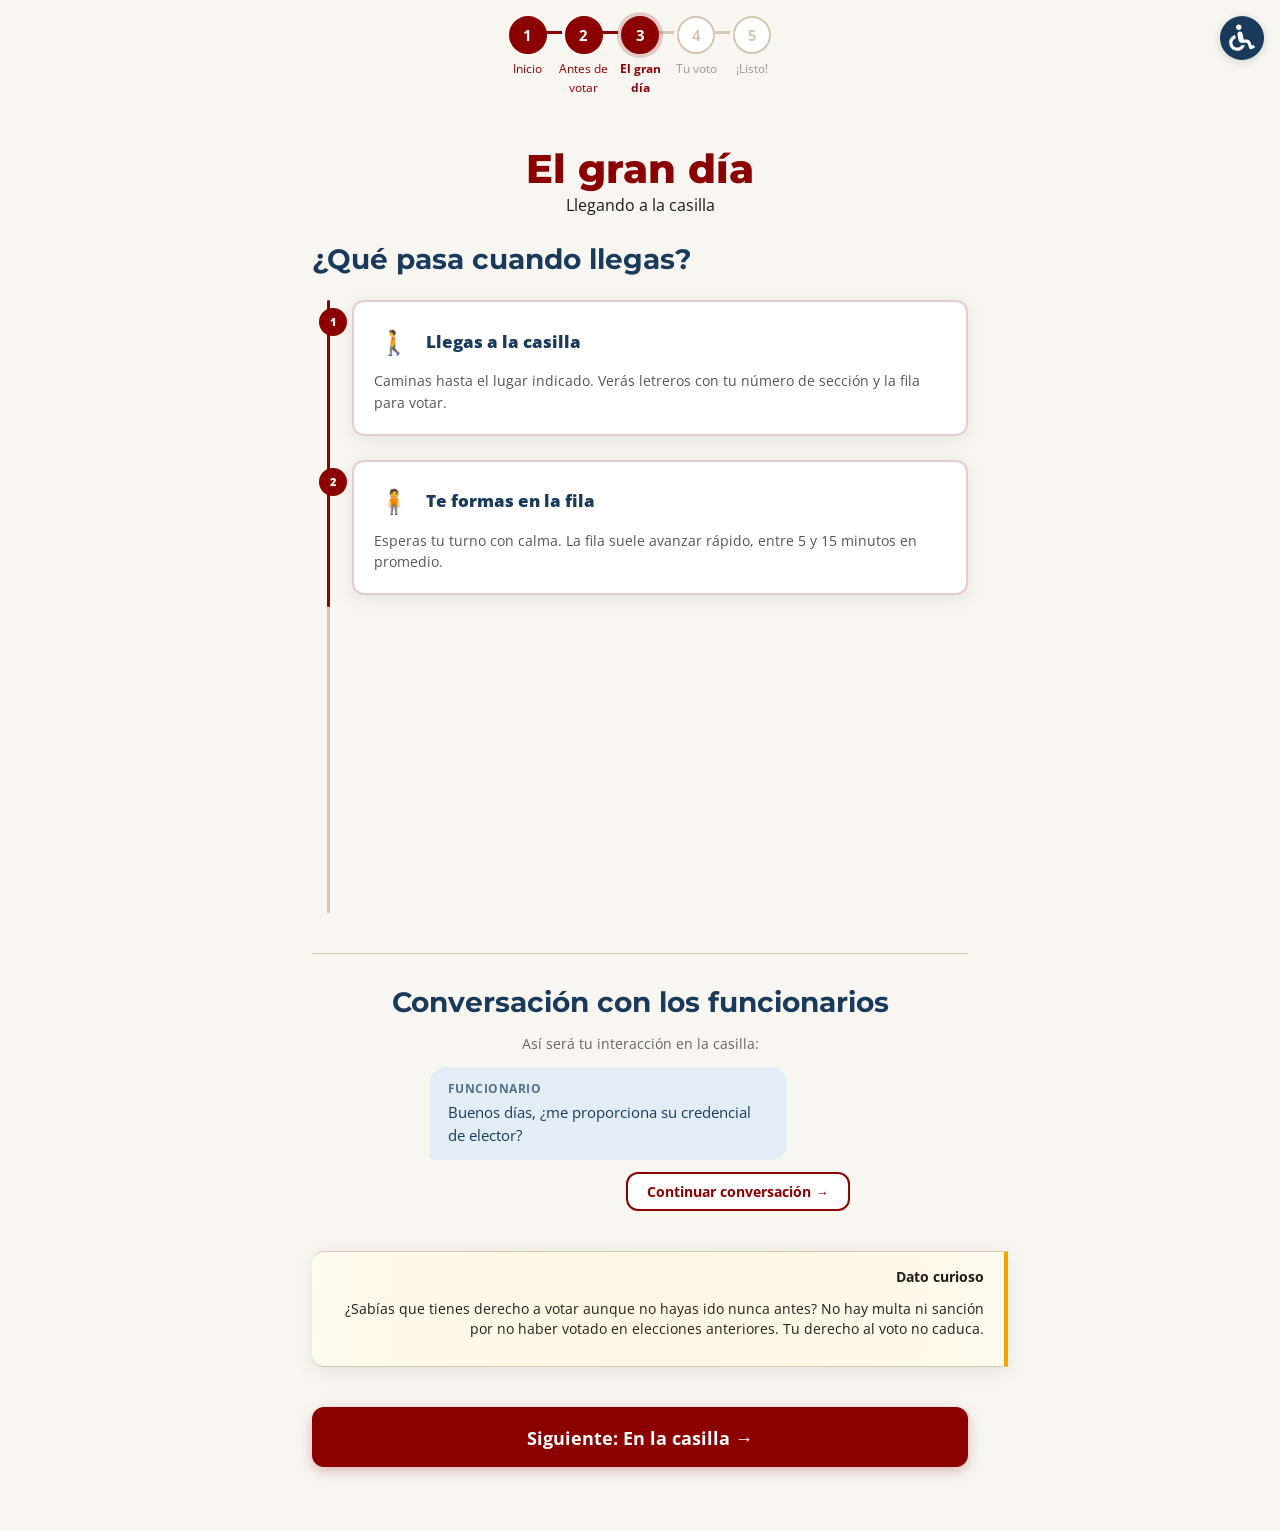
<file: pantalla3.html>
<!DOCTYPE html>
<html lang="es-MX">
<head>
  <meta charset="UTF-8">
  <meta name="viewport" content="width=device-width, initial-scale=1.0">
  <title>El gran día — Mi Primera Casilla</title>
  <link rel="stylesheet" href="styles/main.css">
  <link rel="stylesheet" href="styles/componentes.css">
  <link rel="stylesheet" href="styles/accesibilidad.css">
  <style>
    /* === Timeline vertical === */
    .timeline {
      position: relative;
      padding-left: 40px;
    }

    .timeline::before {
      content: '';
      position: absolute;
      left: 15px;
      top: 0;
      bottom: 0;
      width: 3px;
      background: var(--color-borde);
      border-radius: 3px;
    }

    .timeline__linea-progreso {
      position: absolute;
      left: 15px;
      top: 0;
      width: 3px;
      height: 0;
      background: var(--color-primario);
      border-radius: 3px;
      transition: height 0.8s cubic-bezier(0.25, 0.46, 0.45, 0.94);
      z-index: 1;
    }

    .timeline__paso {
      position: relative;
      margin-bottom: 1.5rem;
      opacity: 0;
      transform: translateX(-20px);
      transition: opacity 0.5s ease, transform 0.5s ease;
    }

    .timeline__paso--visible {
      opacity: 1;
      transform: translateX(0);
    }

    .timeline__dot {
      position: absolute;
      left: -33px;
      top: 0.5rem;
      width: 28px;
      height: 28px;
      border-radius: 50%;
      background: #fff;
      border: 3px solid var(--color-borde);
      display: flex;
      align-items: center;
      justify-content: center;
      font-size: 0.7rem;
      font-weight: 800;
      color: var(--color-borde);
      transition: all 0.4s ease;
      z-index: 2;
    }

    .timeline__paso--visible .timeline__dot {
      background: var(--color-primario);
      border-color: var(--color-primario);
      color: #fff;
    }

    .timeline__tarjeta {
      background: #fff;
      border: 2px solid var(--color-borde);
      border-radius: var(--radio-borde);
      padding: 1.25rem;
      box-shadow: var(--sombra);
      transition: all 0.3s ease;
    }

    .timeline__paso--visible .timeline__tarjeta {
      border-color: rgba(139, 0, 0, 0.2);
    }

    .timeline__tarjeta:hover {
      box-shadow: 0 8px 25px rgba(0, 0, 0, 0.12);
    }

    .timeline__header {
      display: flex;
      align-items: center;
      gap: 0.75rem;
      margin-bottom: 0.5rem;
    }

    .timeline__icono {
      font-size: 1.5rem;
      width: 40px;
      height: 40px;
      display: flex;
      align-items: center;
      justify-content: center;
      background: none;
      flex-shrink: 0;
      opacity: 0;
      transition: opacity 0.4s ease 0.2s;
    }

    .timeline__paso--visible .timeline__icono {
      opacity: 1;
    }


    .timeline__titulo {
      font-weight: 800;
      font-size: 1.05rem;
      color: var(--color-secundario);
    }

    .timeline__texto {
      font-size: 0.9rem;
      color: #555;
      margin: 0;
      line-height: 1.5;
    }

    /* === Diálogo mejorado === */
    .dialogo-seccion {
      max-width: 420px;
      margin: 0 auto;
    }

    .dialogo__burbuja {
      animation: burbujaEntrada 0.5s cubic-bezier(0.34, 1.56, 0.64, 1);
    }

    .dialogo__burbuja--funcionario {
      animation-name: burbujaIzq;
    }

    .dialogo__burbuja--tu {
      animation-name: burbujaDer;
    }

    @keyframes burbujaIzq {
      0% { opacity: 0; transform: translateX(-30px) scale(0.8); }
      100% { opacity: 1; transform: translateX(0) scale(1); }
    }

    @keyframes burbujaDer {
      0% { opacity: 0; transform: translateX(30px) scale(0.8); }
      100% { opacity: 1; transform: translateX(0) scale(1); }
    }

    /* Typing indicator */
    .dialogo__typing {
      display: flex;
      gap: 4px;
      padding: 0.75rem 1.1rem;
      background: #e3edf7;
      border-radius: 16px;
      border-bottom-left-radius: 4px;
      align-self: flex-start;
      max-width: 70px;
    }

    .dialogo__typing-dot {
      width: 8px;
      height: 8px;
      background: #999;
      border-radius: 50%;
      animation: typingBounce 1.2s ease-in-out infinite;
    }

    .dialogo__typing-dot:nth-child(2) { animation-delay: 0.2s; }
    .dialogo__typing-dot:nth-child(3) { animation-delay: 0.4s; }

    @keyframes typingBounce {
      0%, 60%, 100% { transform: translateY(0); }
      30% { transform: translateY(-6px); }
    }

    .dialogo__avanzar {
      display: flex;
      justify-content: flex-end;
      margin-top: 0.75rem;
    }

    .dialogo__avanzar .btn {
      padding: 0.5rem 1.2rem;
      font-size: 0.85rem;
      transition: all 0.3s cubic-bezier(0.34, 1.56, 0.64, 1);
    }

    .dialogo__avanzar .btn:hover {
      transform: translateX(4px);
    }

    /* === Secciones animadas (solo fade) === */
    .seccion-animada {
      opacity: 0;
      transition: opacity 0.6s ease;
    }

    .seccion-animada--visible {
      opacity: 1;
    }

    /* === Dato curioso con pulso === */
    .dato-card {
      position: relative;
      overflow: hidden;
    }

    .dato-card::after {
      content: '';
      position: absolute;
      top: -50%;
      left: -50%;
      width: 200%;
      height: 200%;
      background: radial-gradient(circle, rgba(240, 165, 0, 0.06) 0%, transparent 60%);
      animation: pulseBg 3s ease infinite;
      pointer-events: none;
    }

    @keyframes pulseBg {
      0%, 100% { transform: scale(1); opacity: 0.5; }
      50% { transform: scale(1.1); opacity: 1; }
    }
  </style>
</head>
<body>
  <div id="barra-progreso"></div>

  <button class="acc-boton" aria-label="Opciones de accesibilidad" title="Accesibilidad">
     <img src="images/wheelchair-solid-full.svg" alt="ICONO">
  </button>
  <div class="acc-panel" role="dialog" aria-label="Panel de accesibilidad">
    <div class="acc-panel__titulo">Accesibilidad</div>
    <button class="acc-panel__opcion" data-acc="voz"><span class="acc-panel__icono">🔊</span> Narración por voz</button>
    <button class="acc-panel__opcion" data-acc="lectura_facil"><span class="acc-panel__icono">📖</span> Lectura fácil</button>
    <button class="acc-panel__opcion" data-acc="alto_contraste"><span class="acc-panel__icono">🌗</span> Alto contraste</button>
  </div>
  <div class="voz-controles" aria-label="Controles de narración">
    <button class="voz-controles__btn voz-btn-pausar" aria-label="Pausar" title="Pausar">⏸️</button>
    <button class="voz-controles__btn voz-btn-repetir" aria-label="Repetir" title="Repetir">🔁</button>
    <button class="voz-controles__btn voz-btn-detener" aria-label="Detener" title="Detener">⏹️</button>
  </div>

  <main class="pantalla">
    <div class="contenido-principal">
      <section class="text-center mb-2">
        <h1>El gran día</h1>
        <p data-texto-normal="Llegando a la casilla"
           data-texto-facil="Aquí verás cómo es llegar a votar.">Llegando a la casilla</p>
      </section>

      <!-- A) Timeline de pasos -->
      <section class="mb-3" id="seccion-pasos">
        <h2 class="mb-2">¿Qué pasa cuando llegas?</h2>
        <div class="timeline" id="timeline">
          <div class="timeline__linea-progreso" id="timeline-progreso"></div>
        </div>
      </section>

      <!-- B) Diálogo simulado -->
      <section class="mb-3 seccion-animada" id="seccion-dialogo">
        <hr class="separador">
        <h2 class="mb-1 text-center">Conversación con los funcionarios</h2>
        <p class="text-center mb-1" style="font-size:0.9rem; color:#666;">Así será tu interacción en la casilla:</p>
        <div class="dialogo dialogo-seccion" id="dialogo-contenedor" role="log" aria-label="Conversación simulada con funcionarios de casilla">
        </div>
        <div class="dialogo__avanzar" id="dialogo-avanzar" style="max-width:420px; margin:0.75rem auto 0;">
          <button class="btn btn--secundario" id="btn-dialogo">Continuar conversación →</button>
        </div>
      </section>

      <!-- Dato curioso -->
      <div class="tarjeta tarjeta--destacada dato-lateral dato-lateral--der mb-3 dato-card seccion-animada" id="dato-curioso-p3">
        <strong>Dato curioso</strong>
        <p class="mt-1" id="dato-p3-texto"
           data-texto-normal="" data-texto-facil=""></p>
      </div>

      <button class="btn btn--primario btn--grande"
              onclick="irAPantalla('pantalla4.html')">
        Siguiente: En la casilla →
      </button>
    </div>
  </main>

  <script src="js/navegacion.js"></script>
  <script src="js/accesibilidad.js"></script>
  <script>
    renderBarraProgreso(3, document.getElementById('barra-progreso'));

    // Scroll reveal para secciones (solo fade, sin desplazamiento)
    var observer = new IntersectionObserver(function(entries) {
      entries.forEach(function(entry) {
        if (entry.isIntersecting) {
          entry.target.classList.add('seccion-animada--visible');
        }
      });
    }, { threshold: 0.15 });

    document.querySelectorAll('.seccion-animada').forEach(function(el) {
      observer.observe(el);
    });

    cargarContenido().then(function(data) {
      var p3 = data.pantallas.p3;

      // Timeline de pasos
      var timelineEl = document.getElementById('timeline');
      var progreso = document.getElementById('timeline-progreso');
      var totalPasos = p3.pasos_llegada.length;

      // Agregar todos los items al DOM primero
      var pasoDivs = [];
      p3.pasos_llegada.forEach(function(paso, i) {
        var div = document.createElement('div');
        div.className = 'timeline__paso';
        div.innerHTML =
          '<div class="timeline__dot">' + (i + 1) + '</div>' +
          '<div class="timeline__tarjeta">' +
            '<div class="timeline__header">' +
              '<span class="timeline__icono">' + paso.icono + '</span>' +
              '<span class="timeline__titulo">' + paso.titulo + '</span>' +
            '</div>' +
            '<p class="timeline__texto" data-texto-normal="' + paso.texto + '" data-texto-facil="' + paso.texto_facil + '">' + paso.texto + '</p>' +
          '</div>';
        timelineEl.appendChild(div);
        pasoDivs.push(div);
      });

      // Animar entrada escalonada
      pasoDivs.forEach(function(div, i) {
        setTimeout(function() {
          div.classList.add('timeline__paso--visible');
          progreso.style.height = (((i + 1) / totalPasos) * 100) + '%';
        }, 400 * (i + 1));
      });

      // Diálogo con typing indicator
      var dialogoEl = document.getElementById('dialogo-contenedor');
      var btnDialogo = document.getElementById('btn-dialogo');
      var dialogoAvanzar = document.getElementById('dialogo-avanzar');
      var dialogoIdx = 0;
      var animando = false;
      var usaFacil = function() { return document.body.classList.contains('lectura-facil'); };

      function mostrarBurbuja() {
        if (dialogoIdx >= p3.dialogo.length || animando) return;
        animando = true;

        var msg = p3.dialogo[dialogoIdx];
        var esFuncionario = msg.quien === 'funcionario';

        // Mostrar typing indicator para funcionario
        if (esFuncionario) {
          var typing = document.createElement('div');
          typing.className = 'dialogo__typing';
          typing.innerHTML = '<div class="dialogo__typing-dot"></div><div class="dialogo__typing-dot"></div><div class="dialogo__typing-dot"></div>';
          dialogoEl.appendChild(typing);

          setTimeout(function() {
            dialogoEl.removeChild(typing);
            agregarBurbuja(msg, esFuncionario);
          }, 800);
        } else {
          agregarBurbuja(msg, esFuncionario);
        }
      }

      function agregarBurbuja(msg, esFuncionario) {
        var burbuja = document.createElement('div');
        burbuja.className = 'dialogo__burbuja ' +
          (esFuncionario ? 'dialogo__burbuja--funcionario' : 'dialogo__burbuja--tu');

        var etiqueta = esFuncionario ? 'Funcionario' : 'Tú';
        var texto = usaFacil() ? msg.texto_facil : msg.texto;

        burbuja.innerHTML = '<div class="dialogo__etiqueta">' + etiqueta + '</div>' + texto;
        dialogoEl.appendChild(burbuja);

        dialogoIdx++;
        animando = false;

        if (dialogoIdx >= p3.dialogo.length) {
          btnDialogo.textContent = '✓ Conversación completa';
          btnDialogo.disabled = true;
          btnDialogo.style.opacity = '0.5';
        }
      }

      mostrarBurbuja();

      btnDialogo.addEventListener('click', function() {
        mostrarBurbuja();
      });

      // Dato curioso
      var datoEl = document.getElementById('dato-p3-texto');
      datoEl.textContent = p3.dato_curioso;
      datoEl.setAttribute('data-texto-normal', p3.dato_curioso);
      datoEl.setAttribute('data-texto-facil', p3.dato_curioso_facil);

    });
  </script>
</body>
</html>
</file>
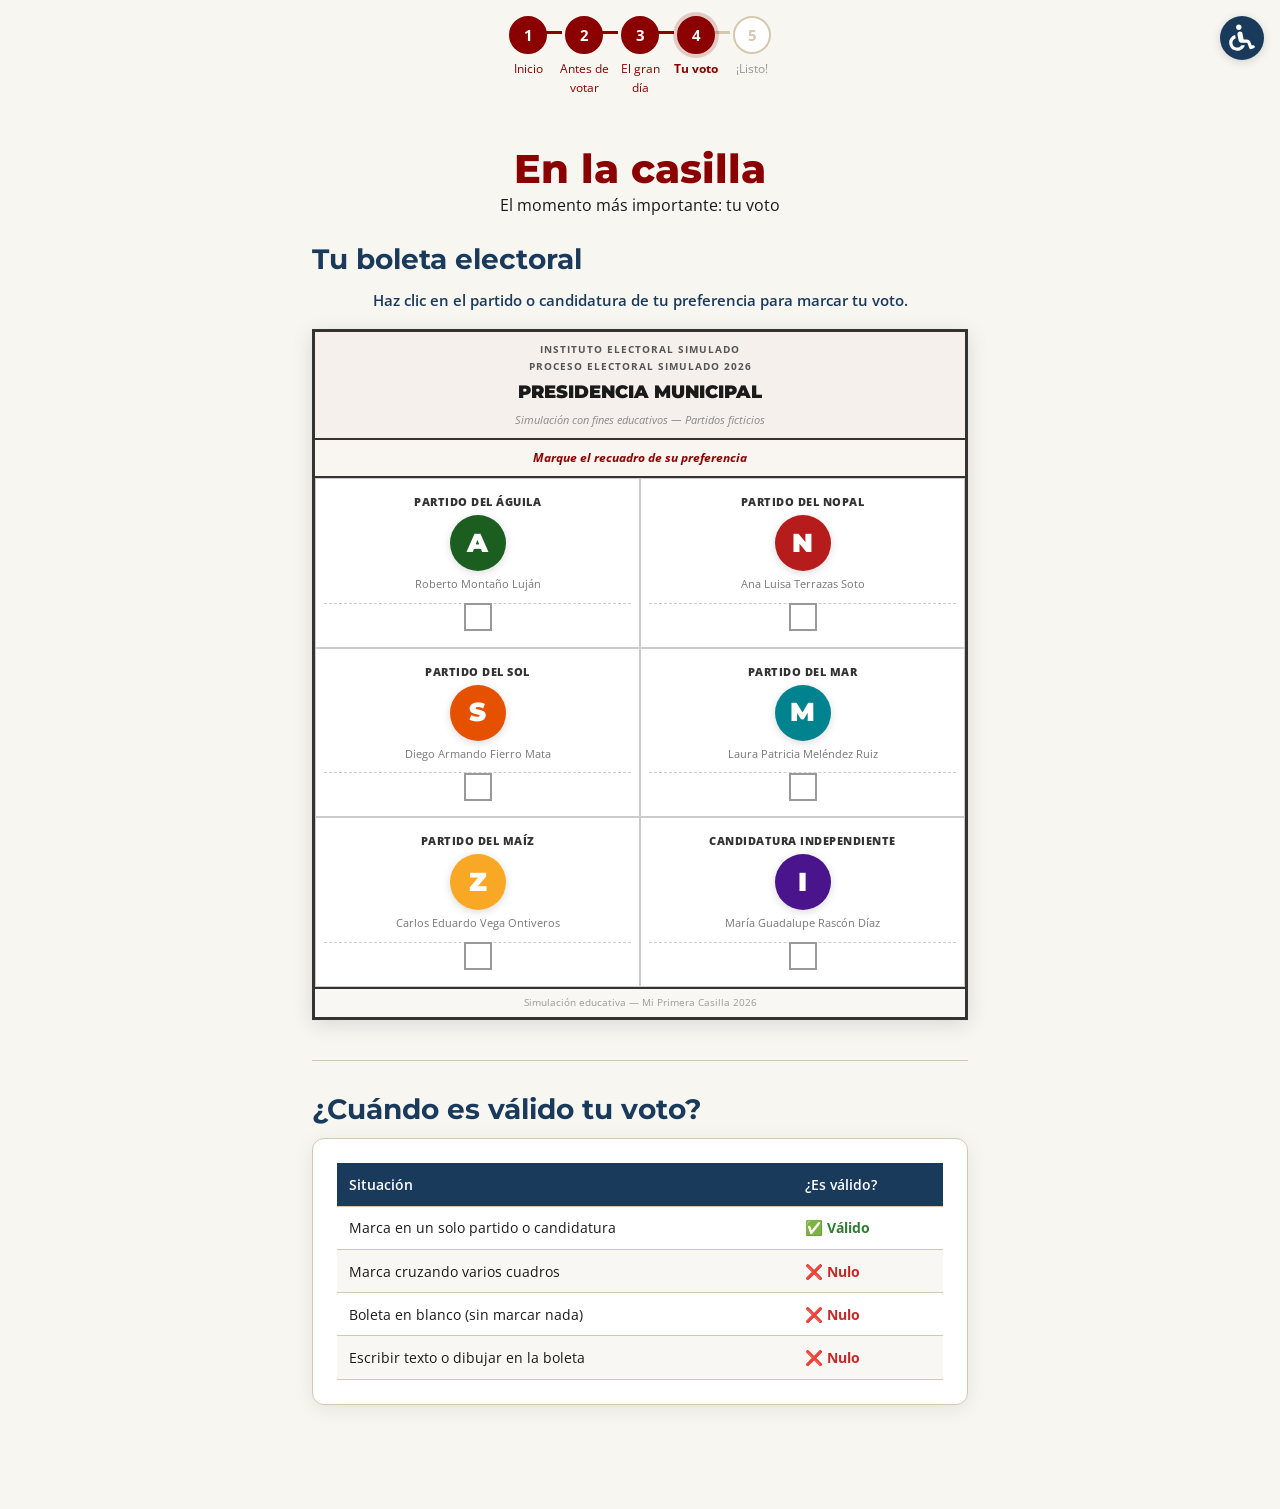
<file: pantalla4.html>
<!DOCTYPE html>
<html lang="es-MX">
<head>
  <meta charset="UTF-8">
  <meta name="viewport" content="width=device-width, initial-scale=1.0">
  <title>En la casilla — Mi Primera Casilla</title>
  <link rel="stylesheet" href="styles/main.css">
  <link rel="stylesheet" href="styles/componentes.css">
  <link rel="stylesheet" href="styles/accesibilidad.css">
  <style>
    /* === Boleta estilo INE === */
    .boleta {
      background: #fff;
      border: 3px solid #333;
      overflow: hidden;
      box-shadow: 0 4px 20px rgba(0, 0, 0, 0.12);
    }

    .boleta__top {
      background: #f5f0eb;
      border-bottom: 2px solid #333;
      padding: 0.6rem 0.75rem;
      text-align: center;
    }

    .boleta__top-inst {
      font-size: 0.65rem;
      text-transform: uppercase;
      letter-spacing: 1px;
      color: #555;
      font-weight: 700;
      margin: 0;
    }

    .boleta__top-tipo {
      font-family: var(--font-display);
      font-size: 1.1rem;
      font-weight: 900;
      color: #1a1a1a;
      text-transform: uppercase;
      margin: 0.2rem 0 0;
    }

    .boleta__subtexto {
      font-size: 0.7rem;
      color: #888;
      font-style: italic;
      margin: 0.3rem 0 0;
    }

    .boleta__instruccion {
      background: #f9f5f0;
      border-bottom: 2px solid #333;
      padding: 0.5rem;
      text-align: center;
      font-size: 0.78rem;
      font-weight: 700;
      font-style: italic;
      color: var(--color-primario);
    }

    .boleta__cuerpo {
      padding: 0;
      display: grid;
      grid-template-columns: 1fr 1fr;
    }

    .boleta__partido {
      display: flex;
      flex-direction: column;
      align-items: center;
      justify-content: center;
      gap: 0.4rem;
      padding: 1rem 0.5rem;
      border: 1px solid #ccc;
      cursor: pointer;
      transition: all 0.3s cubic-bezier(0.34, 1.56, 0.64, 1);
      position: relative;
      overflow: hidden;
      text-align: center;
      min-height: 140px;
      border-radius: 0;
    }

    .boleta__partido::before {
      content: '';
      position: absolute;
      top: 50%;
      left: 50%;
      width: 0;
      height: 0;
      background: rgba(139, 0, 0, 0.05);
      border-radius: 50%;
      transform: translate(-50%, -50%);
      transition: width 0.5s ease, height 0.5s ease;
    }

    .boleta__partido:hover {
      background: #fafafa;
    }

    .boleta__partido:hover::before {
      width: 300px;
      height: 300px;
    }

    .boleta__partido:focus-visible {
      outline: 3px solid var(--color-acento);
      outline-offset: -3px;
    }

    .boleta__partido--seleccionado {
      background: #fdf0f0;
      animation: seleccionPulso 0.5s cubic-bezier(0.34, 1.56, 0.64, 1);
    }

    @keyframes seleccionPulso {
      0% { transform: scale(1); }
      50% { transform: scale(1.03); }
      100% { transform: scale(1); }
    }

    .boleta__nombre-partido {
      font-size: 0.7rem;
      font-weight: 800;
      text-transform: uppercase;
      letter-spacing: 0.5px;
      color: #333;
      line-height: 1.2;
    }

    .boleta__logo {
      width: 56px;
      height: 56px;
      border-radius: 50%;
      display: flex;
      align-items: center;
      justify-content: center;
      color: #fff;
      font-weight: 900;
      font-size: 1.6rem;
      font-family: var(--font-display);
      flex-shrink: 0;
      box-shadow: 0 2px 8px rgba(0, 0, 0, 0.15);
    }

    .boleta__candidato {
      font-size: 0.68rem;
      color: #777;
      line-height: 1.3;
    }

    .boleta__marca-area {
      width: 100%;
      height: 28px;
      border-top: 1px dashed #ccc;
      margin-top: 0.3rem;
      display: flex;
      align-items: center;
      justify-content: center;
    }

    .boleta__marca {
      width: 28px;
      height: 28px;
      border: 2px solid #999;
      border-radius: 0;
      display: flex;
      align-items: center;
      justify-content: center;
      transition: all 0.2s ease;
      background: #fff;
    }

    .boleta__partido--seleccionado .boleta__marca {
      background: transparent;
      border-color: var(--color-primario);
      animation: marcaPop 0.4s cubic-bezier(0.34, 1.56, 0.64, 1);
    }

    @keyframes marcaPop {
      0% { transform: scale(0) rotate(-90deg); }
      60% { transform: scale(1.3) rotate(10deg); }
      100% { transform: scale(1) rotate(0deg); }
    }

    .boleta__partido--seleccionado .boleta__marca::after {
      content: '✕';
      color: var(--color-primario);
      font-size: 1.5rem;
      font-weight: 900;
      line-height: 1;
    }

    .boleta__partido--seleccionado .boleta__logo {
      animation: logoPulse 0.6s cubic-bezier(0.34, 1.56, 0.64, 1);
    }

    @keyframes logoPulse {
      0% { transform: scale(1); }
      40% { transform: scale(1.15); }
      100% { transform: scale(1); }
    }

    .boleta__footer {
      border-top: 2px solid #333;
      padding: 0.4rem;
      text-align: center;
      font-size: 0.6rem;
      color: #999;
      background: #f9f7f3;
    }

    .boleta-mensaje {
      display: none;
      padding: 0.75rem 1rem;
      background: #fff3e0;
      border: 1px solid var(--color-acento);
      border-radius: var(--radio-borde);
      color: #e65100;
      font-size: 0.9rem;
      font-weight: 600;
      text-align: center;
      animation: shake 0.5s ease;
    }

    @keyframes shake {
      0%, 100% { transform: translateX(0); }
      20% { transform: translateX(-8px); }
      40% { transform: translateX(8px); }
      60% { transform: translateX(-5px); }
      80% { transform: translateX(5px); }
    }

    /* === Doblado 3D === */
    .fold-scene { background: radial-gradient(ellipse at top, #fbf7ec 0%, #f1eada 100%); border-radius: 20px; padding: 1.75rem 1rem 1.5rem; position: relative; overflow: hidden; border: 1px solid var(--color-borde); box-shadow: 0 8px 30px rgba(26,58,92,0.06), inset 0 1px 0 rgba(255,255,255,0.8); }
    .fold-scene::before { content: ''; position: absolute; inset: 0; background-image: radial-gradient(circle at 20% 0%, rgba(139,0,0,0.05) 0%, transparent 35%), radial-gradient(circle at 80% 100%, rgba(26,58,92,0.05) 0%, transparent 35%); pointer-events: none; z-index: 0; }

    .fold-steps { display: flex; justify-content: center; align-items: center; gap: 0.4rem; margin-bottom: 1.25rem; position: relative; z-index: 2; }
    .fold-step { display: flex; align-items: center; gap: 0.4rem; transition: all 0.4s ease; }
    .fold-step__num { width: 26px; height: 26px; border-radius: 50%; background: #fff; border: 2px solid #d4c8b0; display: flex; align-items: center; justify-content: center; font-size: 0.72rem; font-weight: 800; color: #b3a78b; font-family: var(--font-display); transition: all 0.45s cubic-bezier(0.34,1.56,0.64,1); flex-shrink: 0; }
    .fold-step__label { font-family: var(--font-display); font-size: 0.78rem; font-weight: 700; color: #9b8e75; transition: color 0.3s ease; }
    .fold-step--active .fold-step__num { background: var(--color-primario); border-color: var(--color-primario); color: #fff; transform: scale(1.15); box-shadow: 0 4px 14px rgba(139,0,0,0.35), 0 0 0 5px rgba(139,0,0,0.12); }
    .fold-step--active .fold-step__label { color: var(--color-primario); }
    .fold-step--done .fold-step__num { background: var(--color-exito); border-color: var(--color-exito); color: #fff; }
    .fold-step--done .fold-step__num .fold-step__num-text { display: none; }
    .fold-step--done .fold-step__num::before { content: '\2713'; font-size: 0.9rem; font-weight: 900; }
    .fold-step--done .fold-step__label { color: var(--color-exito); }
    .fold-step-line { width: 22px; height: 2px; background: #e0d6c0; position: relative; overflow: hidden; border-radius: 1px; }
    .fold-step-line::after { content: ''; position: absolute; inset: 0; background: var(--color-exito); transform: scaleX(0); transform-origin: left center; transition: transform 0.5s ease 0.15s; }
    .fold-step-line--filled::after { transform: scaleX(1); }

    .fold-stage { position: relative; height: 300px; margin: 0 auto 1.25rem; perspective: 1800px; perspective-origin: 50% 35%; z-index: 1; }
    .fold-stage::after { content: ''; position: absolute; bottom: 14px; left: 50%; width: 220px; height: 18px; background: radial-gradient(ellipse, rgba(20,20,20,0.22) 0%, transparent 70%); transform: translateX(-50%); filter: blur(3px); transition: width 0.9s cubic-bezier(0.65,0,0.35,1); pointer-events: none; }
    .fold-stage--small::after { width: 130px; }
    .fold-stage--tiny::after { width: 110px; height: 14px; }

    .fold-paper { position: absolute; left: 50%; top: 50%; transform-style: preserve-3d; transition: opacity 0.35s ease; opacity: 0; visibility: hidden; pointer-events: none; }
    .fold-paper--scene-1 { width: 280px; height: 240px; margin: -120px 0 0 -140px; }
    .fold-paper--scene-2 { width: 140px; height: 240px; margin: -120px 0 0 -70px; }
    .fold-paper--scene-3 { width: 140px; height: 120px; margin: -60px 0 0 -70px; }
    .fold-paper--active { opacity: 1; visibility: visible; pointer-events: auto; }

    .fold-half { position: absolute; transform-style: preserve-3d; transition: transform 0.95s cubic-bezier(0.7,0.05,0.35,1); }
    .fold-paper--scene-1 .fold-half { top: 0; width: 50%; height: 100%; }
    .fold-paper--scene-1 .fold-half--a { left: 0; transform-origin: right center; }
    .fold-paper--scene-1 .fold-half--b { right: 0; transform-origin: left center; }
    .fold-paper--scene-1.fold-paper--folding .fold-half--b { transform: rotateY(-180deg); box-shadow: -20px 0 30px -10px rgba(0,0,0,0.2); }
    .fold-paper--scene-2 .fold-half { left: 0; width: 100%; height: 50%; }
    .fold-paper--scene-2 .fold-half--a { top: 0; transform-origin: center bottom; }
    .fold-paper--scene-2 .fold-half--b { bottom: 0; transform-origin: center top; }
    .fold-paper--scene-2.fold-paper--folding .fold-half--a { transform: rotateX(180deg); box-shadow: 0 -20px 30px -10px rgba(0,0,0,0.2); }

    .fold-face { position: absolute; inset: 0; backface-visibility: hidden; -webkit-backface-visibility: hidden; overflow: hidden; background: #fff; border: 1.5px solid #2b2b2b; box-shadow: inset 0 0 50px rgba(0,0,0,0.02); }
    .fold-face--front { z-index: 2; }
    .fold-face--back { transform: rotateY(180deg); background-color: #f4ecd9; background-image: repeating-linear-gradient(135deg, transparent 0 14px, rgba(139,0,0,0.04) 14px 15px), repeating-linear-gradient(45deg, transparent 0 14px, rgba(26,58,92,0.04) 14px 15px); border-color: #2b2b2b; }
    .fold-paper--scene-1 .fold-half--a .fold-face--front { border-right-style: dashed; border-right-color: rgba(139,0,0,0.35); border-right-width: 1.5px; }
    .fold-paper--scene-1 .fold-half--b .fold-face--front { border-left: none; }
    .fold-paper--scene-2 .fold-half--a .fold-face--front { border-bottom-style: dashed; border-bottom-color: rgba(139,0,0,0.35); border-bottom-width: 1.5px; }
    .fold-paper--scene-2 .fold-half--b .fold-face--front { border-top: none; }

    .mini-ballot { padding: 6px; display: flex; flex-direction: column; height: 100%; font-family: var(--font-body); position: relative; }
    .mini-ballot__head { text-align: center; border-bottom: 1.5px solid #333; padding-bottom: 4px; margin-bottom: 5px; }
    .mini-ballot__inst { font-size: 4.5px; font-weight: 700; letter-spacing: 0.3px; color: #666; text-transform: uppercase; line-height: 1.1; }
    .mini-ballot__title { font-family: var(--font-display); font-size: 7px; font-weight: 900; text-transform: uppercase; color: #111; margin-top: 1px; line-height: 1; letter-spacing: 0.3px; }
    .mini-ballot__rows { display: flex; flex-direction: column; gap: 4px; flex: 1; min-height: 0; }
    .mini-row { border: 1px solid #c8bda4; border-radius: 2px; padding: 4px 5px; display: flex; align-items: center; gap: 5px; position: relative; background: #fff; flex: 1; min-height: 0; }
    .mini-row__logo { width: 22px; height: 22px; border-radius: 50%; display: flex; align-items: center; justify-content: center; color: #fff; font-weight: 900; font-size: 12px; font-family: var(--font-display); flex-shrink: 0; box-shadow: 0 1px 2px rgba(0,0,0,0.2); }
    .mini-row__info { flex: 1; min-width: 0; }
    .mini-row__name { font-size: 6.5px; font-weight: 800; color: #1a1a1a; line-height: 1; letter-spacing: 0.2px; text-transform: uppercase; white-space: nowrap; overflow: hidden; text-overflow: ellipsis; }
    .mini-row__cand { font-size: 5px; color: #555; line-height: 1.1; margin-top: 2px; white-space: nowrap; overflow: hidden; text-overflow: ellipsis; }
    .mini-row__box { width: 13px; height: 13px; border: 1.2px solid #888; border-radius: 1px; flex-shrink: 0; display: flex; align-items: center; justify-content: center; background: #fff; }
    .mini-row--selected { background: rgba(139,0,0,0.07); border-color: var(--color-primario); }
    .mini-row--selected .mini-row__box { border-color: var(--color-primario); position: relative; }
    .mini-row--selected .mini-row__box::after { content: '\2715'; color: var(--color-primario); font-size: 13px; font-weight: 900; font-family: var(--font-display); line-height: 1; position: absolute; top: -2px; left: -1px; }
    .mini-ballot__foot { font-size: 4px; text-align: center; color: #999; border-top: 1.5px solid #333; padding-top: 3px; margin-top: 3px; letter-spacing: 0.3px; text-transform: uppercase; }

    .fold-guide { position: absolute; pointer-events: none; z-index: 8; opacity: 0; transition: opacity 0.5s ease; }
    .fold-guide--visible { opacity: 1; }
    .fold-guide--v { top: -10px; bottom: -10px; left: 50%; width: 0; transform: translateX(-50%); border-left: 2.5px dashed var(--color-primario); animation: foldGuidePulse 1.4s ease-in-out infinite; }
    .fold-guide--h { left: -10px; right: -10px; top: 50%; height: 0; transform: translateY(-50%); border-top: 2.5px dashed var(--color-primario); animation: foldGuidePulse 1.4s ease-in-out infinite; }
    @keyframes foldGuidePulse { 0%, 100% { opacity: 0.45; } 50% { opacity: 1; } }
    .fold-guide__chip { position: absolute; background: var(--color-primario); color: #fff; font-size: 0.65rem; font-weight: 700; padding: 0.22rem 0.55rem; border-radius: 12px; white-space: nowrap; box-shadow: 0 3px 10px rgba(139,0,0,0.35); display: flex; align-items: center; gap: 0.25rem; font-family: var(--font-body); }
    .fold-guide--v .fold-guide__chip { top: -14px; left: 50%; transform: translateX(-50%); animation: foldChipBobV 1.4s ease-in-out infinite; }
    .fold-guide--h .fold-guide__chip { left: -10px; top: 50%; transform: translate(-100%, -50%); animation: foldChipBobH 1.4s ease-in-out infinite; }
    @keyframes foldChipBobV { 0%,100% { transform: translateX(-50%) translateY(0); } 50% { transform: translateX(-50%) translateY(-4px); } }
    @keyframes foldChipBobH { 0%,100% { transform: translate(-100%, -50%) translateX(0); } 50% { transform: translate(-100%, -50%) translateX(-4px); } }

    .fold-seal { width: 100%; height: 100%; background: linear-gradient(135deg, #f9f2e2 0%, #ecdfbe 100%); background-image: repeating-linear-gradient(135deg, transparent 0 14px, rgba(139,0,0,0.05) 14px 15px), repeating-linear-gradient(45deg, transparent 0 14px, rgba(26,58,92,0.05) 14px 15px), linear-gradient(135deg, #f9f2e2 0%, #ecdfbe 100%); border: 1.5px solid #2b2b2b; border-radius: 2px; display: flex; align-items: center; justify-content: center; position: relative; box-shadow: 0 14px 32px rgba(0,0,0,0.22), 0 4px 10px rgba(0,0,0,0.12), inset 0 0 30px rgba(139,0,0,0.04); overflow: hidden; }
    .fold-seal::before { content: ''; position: absolute; left: 0; top: 0; bottom: 0; width: 4px; background: linear-gradient(90deg, rgba(0,0,0,0.18), transparent); }
    .fold-seal::after { content: ''; position: absolute; top: 0; left: 0; right: 0; height: 4px; background: linear-gradient(180deg, rgba(0,0,0,0.18), transparent); }

    .fold-action { display: flex; flex-direction: column; align-items: center; gap: 0.6rem; position: relative; z-index: 2; }
    .fold-action__text { font-family: var(--font-display); font-size: 1rem; font-weight: 700; color: var(--color-secundario); text-align: center; margin: 0; line-height: 1.3; }
    .fold-action__hint { font-size: 0.82rem; color: #7a6f5a; text-align: center; margin: 0; font-style: italic; max-width: 320px; line-height: 1.35; }
    .btn-fold { background: linear-gradient(180deg, #a30000 0%, #7a0000 100%); color: #fff; border: none; padding: 0.85rem 1.75rem; border-radius: 28px; font-family: var(--font-body); font-weight: 800; font-size: 1rem; cursor: pointer; display: inline-flex; align-items: center; gap: 0.5rem; box-shadow: 0 6px 18px rgba(139,0,0,0.32), inset 0 1px 0 rgba(255,255,255,0.2); transition: all 0.22s ease; position: relative; overflow: hidden; margin-top: 0.25rem; }
    .btn-fold:hover { transform: translateY(-2px); box-shadow: 0 10px 22px rgba(139,0,0,0.4), inset 0 1px 0 rgba(255,255,255,0.25); }
    .btn-fold:active { transform: translateY(0); }
    .btn-fold[disabled] { opacity: 0.55; cursor: not-allowed; transform: none; }
    .btn-fold svg { width: 18px; height: 18px; transition: transform 0.3s ease; }
    .btn-fold:hover svg { transform: translateX(3px); }
    .btn-fold__shine { position: absolute; top: 0; left: -100%; width: 60%; height: 100%; background: linear-gradient(110deg, transparent 30%, rgba(255,255,255,0.35) 50%, transparent 70%); animation: btnShine 3s ease-in-out infinite; pointer-events: none; }
    @keyframes btnShine { 0% { left: -100%; } 50% { left: 200%; } 100% { left: 200%; } }

    .fold-done { display: none; text-align: center; max-width: 360px; }
    .fold-done--visible { display: flex; flex-direction: column; align-items: center; gap: 0.3rem; animation: foldDoneIn 0.6s cubic-bezier(0.34,1.56,0.64,1); }
    @keyframes foldDoneIn { 0% { opacity: 0; transform: translateY(12px); } 100% { opacity: 1; transform: translateY(0); } }
    .fold-done__icon { width: 46px; height: 46px; border-radius: 50%; background: linear-gradient(180deg, #34a853, #1f7a39); color: #fff; display: flex; align-items: center; justify-content: center; font-size: 1.5rem; font-weight: 900; box-shadow: 0 6px 18px rgba(46,125,50,0.4); animation: foldDonePop 0.55s cubic-bezier(0.34,1.56,0.64,1); }
    @keyframes foldDonePop { 0% { transform: scale(0) rotate(-180deg); } 60% { transform: scale(1.2) rotate(10deg); } 100% { transform: scale(1) rotate(0); } }
    .fold-done__title { font-family: var(--font-display); font-size: 1.1rem; font-weight: 800; color: var(--color-exito); margin: 0.2rem 0 0; }
    .fold-done__sub { font-size: 0.88rem; color: #555; margin: 0; line-height: 1.4; }

    body.alto-contraste .fold-scene { background: #111; border-color: #666; }
    body.alto-contraste .fold-face { background: #222; border-color: #aaa; }
    body.alto-contraste .fold-face--back { background: #1a1a1a; }
    body.alto-contraste .mini-row { background: #1a1a1a; border-color: #888; }
    body.alto-contraste .mini-row__name { color: #fff; }
    body.alto-contraste .mini-row__cand { color: #ccc; }
    body.alto-contraste .mini-ballot__title, body.alto-contraste .mini-ballot__inst { color: #fff; }
    body.alto-contraste .fold-seal { background: #1a1a1a; border-color: #aaa; }
    body.alto-contraste .fold-step__label { color: #ccc; }
    body.alto-contraste .fold-step__num { background: #222; color: #ccc; border-color: #666; }
    body.alto-contraste .fold-action__text { color: var(--color-secundario); }
    body.alto-contraste .fold-action__hint { color: #ccc; }

    @media (max-width: 420px) {
      .fold-step__label { display: none; }
      .fold-step-line { width: 18px; }
      .fold-stage { height: 280px; }
      .fold-paper--scene-1 { width: 260px; height: 220px; margin: -110px 0 0 -130px; }
      .fold-paper--scene-2 { width: 130px; height: 220px; margin: -110px 0 0 -65px; }
      .fold-paper--scene-3 { width: 130px; height: 110px; margin: -55px 0 0 -65px; }
    }

    /* === Urna — caída realista === */
    .urna-contenedor { display: flex; flex-direction: column; align-items: center; gap: 0.5rem; position: relative; min-height: 340px; padding-top: 30px; }
    .urna-stage { position: relative; width: 200px; height: 280px; display: flex; flex-direction: column; align-items: center; }

    .boleta-cae { width: 86px; height: 108px; background: linear-gradient(135deg, #f9f2e2 0%, #ecdfbe 100%); background-image: repeating-linear-gradient(135deg, transparent 0 10px, rgba(139,0,0,0.05) 10px 11px), repeating-linear-gradient(45deg, transparent 0 10px, rgba(26,58,92,0.05) 10px 11px), linear-gradient(135deg, #f9f2e2 0%, #ecdfbe 100%); border: 1.5px solid #2b2b2b; border-radius: 2px; z-index: 5; position: absolute; top: 0; left: 50%; transform: translateX(-50%); display: flex; align-items: center; justify-content: center; box-shadow: 0 6px 14px rgba(0,0,0,0.18), inset 0 1px 0 rgba(255,255,255,0.4); }
    .boleta-cae::before { content: ''; position: absolute; left: 0; right: 0; top: 50%; height: 1px; background: linear-gradient(90deg, transparent, rgba(0,0,0,0.18) 15%, rgba(0,0,0,0.18) 85%, transparent); pointer-events: none; }
    .boleta-cae::after { content: ''; position: absolute; top: 0; bottom: 0; left: 50%; width: 1px; background: linear-gradient(180deg, transparent, rgba(0,0,0,0.18) 15%, rgba(0,0,0,0.18) 85%, transparent); pointer-events: none; }

    .boleta-sombra { position: absolute; top: 130px; left: 50%; width: 100px; height: 10px; background: radial-gradient(ellipse, rgba(0,0,0,0.25) 0%, transparent 70%); transform: translateX(-50%); pointer-events: none; z-index: 1; filter: blur(2px); }

    .boleta-cae--animando { animation: papelCae 1.9s cubic-bezier(0.45, 0, 0.55, 0.9) forwards; }
    @keyframes papelCae {
      0%   { transform: translateX(-50%) translateY(0) rotate(0deg); }
      10%  { transform: translate(calc(-50% - 4px), 8px) rotate(-3deg); }
      22%  { transform: translate(calc(-50% + 6px), 22px) rotate(4deg); }
      35%  { transform: translate(calc(-50% - 7px), 42px) rotate(-5deg); }
      48%  { transform: translate(calc(-50% + 5px), 68px) rotate(3deg); }
      60%  { transform: translate(calc(-50% - 3px), 95px) rotate(-2deg); }
      72%  { transform: translate(-50%, 118px) rotate(0deg); }
      82%  { transform: translate(-50%, 130px) rotate(0deg) scaleY(0.85); }
      92%  { transform: translate(-50%, 140px) rotate(0deg) scaleY(0.35); }
      100% { transform: translate(-50%, 148px) rotate(0deg) scaleY(0); opacity: 0.6; }
    }

    .urna { width: 170px; position: absolute; bottom: 0; left: 50%; transform: translateX(-50%); }
    .urna__ranura { width: 90px; height: 8px; background: linear-gradient(180deg, #1a1a1a, #3a3a3a); border-radius: 4px; margin: 0 auto 0; box-shadow: inset 0 2px 4px rgba(0,0,0,0.7); position: relative; z-index: 2; }
    .urna__cuerpo { width: 170px; height: 190px; background: linear-gradient(180deg, #f5f5f5 0%, #d8d8d8 100%); border: 3px solid #555; border-radius: 4px 4px 10px 10px; margin-top: -3px; display: flex; align-items: center; justify-content: center; box-shadow: 0 10px 24px rgba(0,0,0,0.2), inset 0 -8px 12px rgba(0,0,0,0.1), inset 0 1px 0 rgba(255,255,255,0.5); position: relative; overflow: hidden; }
    .urna__cuerpo::before { content: ''; position: absolute; left: 8%; right: 8%; top: 8%; bottom: 8%; border: 1.5px dashed rgba(0,0,0,0.15); border-radius: 2px; pointer-events: none; }
    .urna__cuerpo::after { content: ''; display: none; }

    .urna--asienta { animation: urnaAsentamiento 0.45s cubic-bezier(0.36, 0, 0.66, -0.05); }
    @keyframes urnaAsentamiento {
      0%, 100% { transform: translateX(-50%) translateY(0); }
      45% { transform: translateX(-50%) translateY(3px); }
      75% { transform: translateX(-50%) translateY(1px); }
    }

    .urna-exito { display: none; text-align: center; animation: exitoEntrada 0.8s cubic-bezier(0.34,1.56,0.64,1); }
    @keyframes exitoEntrada { 0% { opacity: 0; transform: translateY(30px) scale(0.8); } 100% { opacity: 1; transform: translateY(0) scale(1); } }
    .urna-exito__titulo { color: var(--color-exito); font-size: 1.3rem; }

    /* === Confetti === */
    .confetti {
      display: none;
      position: fixed;
      top: 0;
      left: 0;
      width: 100%;
      height: 100%;
      pointer-events: none;
      z-index: 100;
      overflow: hidden;
    }

    .confetti__pieza {
      position: absolute;
      top: -10px;
      width: 10px;
      height: 10px;
      border-radius: 2px;
      animation: confettiCae 2.5s ease-out forwards;
    }

    @keyframes confettiCae {
      0% { transform: translateY(0) rotate(0deg); opacity: 1; }
      100% { transform: translateY(100vh) rotate(720deg); opacity: 0; }
    }

    /* === Tabla resumen === */
    .tabla-resumen {
      width: 100%;
      border-collapse: collapse;
      font-size: 0.9rem;
    }

    .tabla-resumen th, .tabla-resumen td {
      padding: 0.6rem 0.75rem;
      text-align: left;
      border-bottom: 1px solid var(--color-borde);
    }

    .tabla-resumen th {
      background: var(--color-secundario);
      color: #fff;
      font-weight: 600;
    }

    .tabla-resumen tr:nth-child(even) {
      background: #f9f7f3;
    }

    .valido { color: var(--color-exito); font-weight: 700; }
    .nulo { color: var(--color-error); font-weight: 700; }

    .seccion-oculta {
      display: none;
    }

    .seccion-oculta[style*="block"] {
      animation: seccionReveal 0.7s cubic-bezier(0.34, 1.56, 0.64, 1);
    }

    @keyframes seccionReveal {
      0% { opacity: 0; transform: translateY(40px) scale(0.95); }
      100% { opacity: 1; transform: translateY(0) scale(1); }
    }

    .instruccion {
      text-align: center;
      font-size: 0.95rem;
      color: var(--color-secundario);
      margin-bottom: 1rem;
      font-weight: 600;
    }
  </style>
</head>
<body>
  <div id="barra-progreso"></div>

  <button class="acc-boton" aria-label="Opciones de accesibilidad" title="Accesibilidad">
     <img src="images/wheelchair-solid-full.svg" alt="ICONO">
  </button>
  <div class="acc-panel" role="dialog" aria-label="Panel de accesibilidad">
    <div class="acc-panel__titulo">Accesibilidad</div>
    <button class="acc-panel__opcion" data-acc="voz"><span class="acc-panel__icono">🔊</span> Narración por voz</button>
    <button class="acc-panel__opcion" data-acc="lectura_facil"><span class="acc-panel__icono">📖</span> Lectura fácil</button>
    <button class="acc-panel__opcion" data-acc="alto_contraste"><span class="acc-panel__icono">🌗</span> Alto contraste</button>
  </div>
  <div class="voz-controles" aria-label="Controles de narración">
    <button class="voz-controles__btn voz-btn-pausar" aria-label="Pausar" title="Pausar">⏸️</button>
    <button class="voz-controles__btn voz-btn-repetir" aria-label="Repetir" title="Repetir">🔁</button>
    <button class="voz-controles__btn voz-btn-detener" aria-label="Detener" title="Detener">⏹️</button>
  </div>

  <main class="pantalla">
    <div class="contenido-principal">
      <section class="text-center mb-2">
        <h1 id="titulo-p4">En la casilla</h1>
        <p id="subtitulo-p4"
           data-texto-normal="El momento más importante: tu voto"
           data-texto-facil="Aquí vas a marcar tu boleta">El momento más importante: tu voto</p>
      </section>

      <!-- A) Boleta interactiva -->
      <section class="mb-3">
        <h2 class="mb-1">Tu boleta electoral</h2>
        <p class="instruccion" id="instruccion-boleta"
           data-texto-normal="Haz clic en el partido o candidatura de tu preferencia para marcar tu voto."
           data-texto-facil="Toca el partido que quieras elegir.">Haz clic en el partido o candidatura de tu preferencia para marcar tu voto.</p>

        <div class="boleta">
          <div class="boleta__top">
            <p class="boleta__top-inst">Instituto Electoral Simulado</p>
            <p class="boleta__top-inst">Proceso Electoral Simulado 2026</p>
            <p class="boleta__top-tipo">Presidencia Municipal</p>
            <p class="boleta__subtexto">Simulación con fines educativos — Partidos ficticios</p>
          </div>
          <div class="boleta__instruccion">Marque el recuadro de su preferencia</div>
          <div class="boleta__cuerpo" id="boleta-partidos" role="radiogroup" aria-label="Opciones de voto">
          </div>
          <div class="boleta__footer">Simulación educativa — Mi Primera Casilla 2026</div>
        </div>
        <div class="boleta-mensaje mt-1" id="boleta-mensaje" role="alert" aria-live="polite"></div>
      </section>

      <!-- B) Doblado de boleta (3D) -->
      <section class="mb-3 seccion-oculta" id="seccion-doblar">
        <hr class="separador">
        <h2 class="mb-1 text-center">Dobla tu boleta</h2>

        <div class="fold-scene" id="fold-scene">
          <div class="fold-steps" role="list" aria-label="Pasos para doblar">
            <div class="fold-step fold-step--active" data-step="1" role="listitem">
              <span class="fold-step__num"><span class="fold-step__num-text">1</span></span>
              <span class="fold-step__label">Primer doblez</span>
            </div>
            <span class="fold-step-line"></span>
            <div class="fold-step" data-step="2" role="listitem">
              <span class="fold-step__num"><span class="fold-step__num-text">2</span></span>
              <span class="fold-step__label">Segundo doblez</span>
            </div>
            <span class="fold-step-line"></span>
            <div class="fold-step" data-step="3" role="listitem">
              <span class="fold-step__num"><span class="fold-step__num-text">3</span></span>
              <span class="fold-step__label">¡Listo!</span>
            </div>
          </div>

          <div class="fold-stage" id="fold-stage" aria-hidden="true">
            <!-- Escena 1: boleta abierta, doblez vertical -->
            <div class="fold-paper fold-paper--scene-1 fold-paper--active" id="fold-paper-1">
              <div class="fold-half fold-half--a">
                <div class="fold-face fold-face--front" id="mini-ballot-a"></div>
                <div class="fold-face fold-face--back"></div>
              </div>
              <div class="fold-half fold-half--b">
                <div class="fold-face fold-face--front" id="mini-ballot-b"></div>
                <div class="fold-face fold-face--back"></div>
              </div>
              <div class="fold-guide fold-guide--v" id="fold-guide-1">
                <span class="fold-guide__chip">▾ Dobla por aquí</span>
              </div>
            </div>

            <!-- Escena 2: medio doblado, doblez horizontal -->
            <div class="fold-paper fold-paper--scene-2" id="fold-paper-2">
              <div class="fold-half fold-half--a">
                <div class="fold-face fold-face--front"></div>
                <div class="fold-face fold-face--back"></div>
              </div>
              <div class="fold-half fold-half--b">
                <div class="fold-face fold-face--front"></div>
                <div class="fold-face fold-face--back"></div>
              </div>
              <div class="fold-guide fold-guide--h" id="fold-guide-2">
                <span class="fold-guide__chip">Dobla aquí ▸</span>
              </div>
            </div>

            <!-- Escena 3: paquete cerrado -->
            <div class="fold-paper fold-paper--scene-3" id="fold-paper-3">
              <div class="fold-seal"></div>
            </div>
          </div>

          <div class="fold-action">
            <p class="fold-action__text" id="fold-action-text">Tu boleta está abierta — vamos a doblarla</p>
            <p class="fold-action__hint" id="fold-action-hint">Dóblala por la mitad, de izquierda a derecha</p>
            <button class="btn-fold" id="btn-doblar" aria-label="Doblar la boleta">
              <span class="btn-fold__shine"></span>
              <span id="btn-doblar-text">Doblar boleta</span>
              <svg viewBox="0 0 24 24" fill="none" stroke="currentColor" stroke-width="2.5" stroke-linecap="round" stroke-linejoin="round" aria-hidden="true"><path d="M5 12h14M13 6l6 6-6 6"/></svg>
            </button>
            <div class="fold-done" id="fold-done" aria-live="polite">
              <div class="fold-done__icon">✓</div>
              <h3 class="fold-done__title">¡Tu voto está protegido!</h3>
              <p class="fold-done__sub">Nadie puede ver tu decisión. Listo para depositar.</p>
            </div>
          </div>
        </div>
      </section>

      <!-- C) Depositar en urna -->
      <section class="mb-3 seccion-oculta" id="seccion-urna">
        <hr class="separador">
        <h2 class="mb-1 text-center">Deposita tu voto</h2>
        <div class="urna-contenedor">
          <div class="urna-stage">
            <div class="boleta-cae" id="boleta-cae"></div>
            <div class="boleta-sombra" id="boleta-sombra" aria-hidden="true"></div>
            <div class="urna" id="urna-body">
              <div class="urna__ranura"></div>
              <div class="urna__cuerpo"></div>
            </div>
          </div>
          <button class="btn btn--primario mt-1" id="btn-depositar">Depositar boleta en la urna</button>
        </div>
        <div class="urna-exito mt-2" id="urna-exito">
          <h2 class="urna-exito__titulo">✓ ¡Tu voto ha sido depositado!</h2>
          <p data-texto-normal="Tu voto fue depositado correctamente en la urna. Nadie puede ver lo que votaste."
             data-texto-facil="¡Ya votaste! Nadie sabe lo que elegiste.">Tu voto fue depositado correctamente en la urna. Nadie puede ver lo que votaste.</p>
        </div>
      </section>

      <!-- D) Resumen educativo -->
      <section class="mb-3">
        <hr class="separador">
        <h2 class="mb-1">¿Cuándo es válido tu voto?</h2>
        <div class="tarjeta">
          <table class="tabla-resumen" id="tabla-ejemplos">
            <thead>
              <tr>
                <th>Situación</th>
                <th>¿Es válido?</th>
              </tr>
            </thead>
            <tbody>
            </tbody>
          </table>
        </div>
      </section>

      <button class="btn btn--primario btn--grande mt-2" id="btn-siguiente-p5" style="display: none;"
              onclick="irAPantalla('pantalla5.html')">
        Siguiente: ¡Ya voté! →
      </button>
    </div>
  </main>

  <div class="confetti" id="confetti"></div>

  <script src="js/navegacion.js"></script>
  <script src="js/accesibilidad.js"></script>
  <script src="js/boleta.js"></script>
  <script>
    renderBarraProgreso(4, document.getElementById('barra-progreso'));

    cargarContenido().then(function(data) {
      var p4 = data.pantallas.p4;
      window._contenidoP4 = p4;

      initBoleta(p4.partidos_ficticios);
      initDoblado(p4.pasos_doblado);
      initUrna();

      var tbody = document.querySelector('#tabla-ejemplos tbody');
      p4.ejemplos_voto.forEach(function(ej) {
        var tr = document.createElement('tr');
        tr.innerHTML = '<td>' + ej.tipo + '</td><td class="' +
          (ej.valido ? 'valido' : 'nulo') + '">' +
          (ej.valido ? '✅ Válido' : '❌ Nulo') + '</td>';
        tbody.appendChild(tr);
      });
    });
  </script>
</body>
</html>
</file>
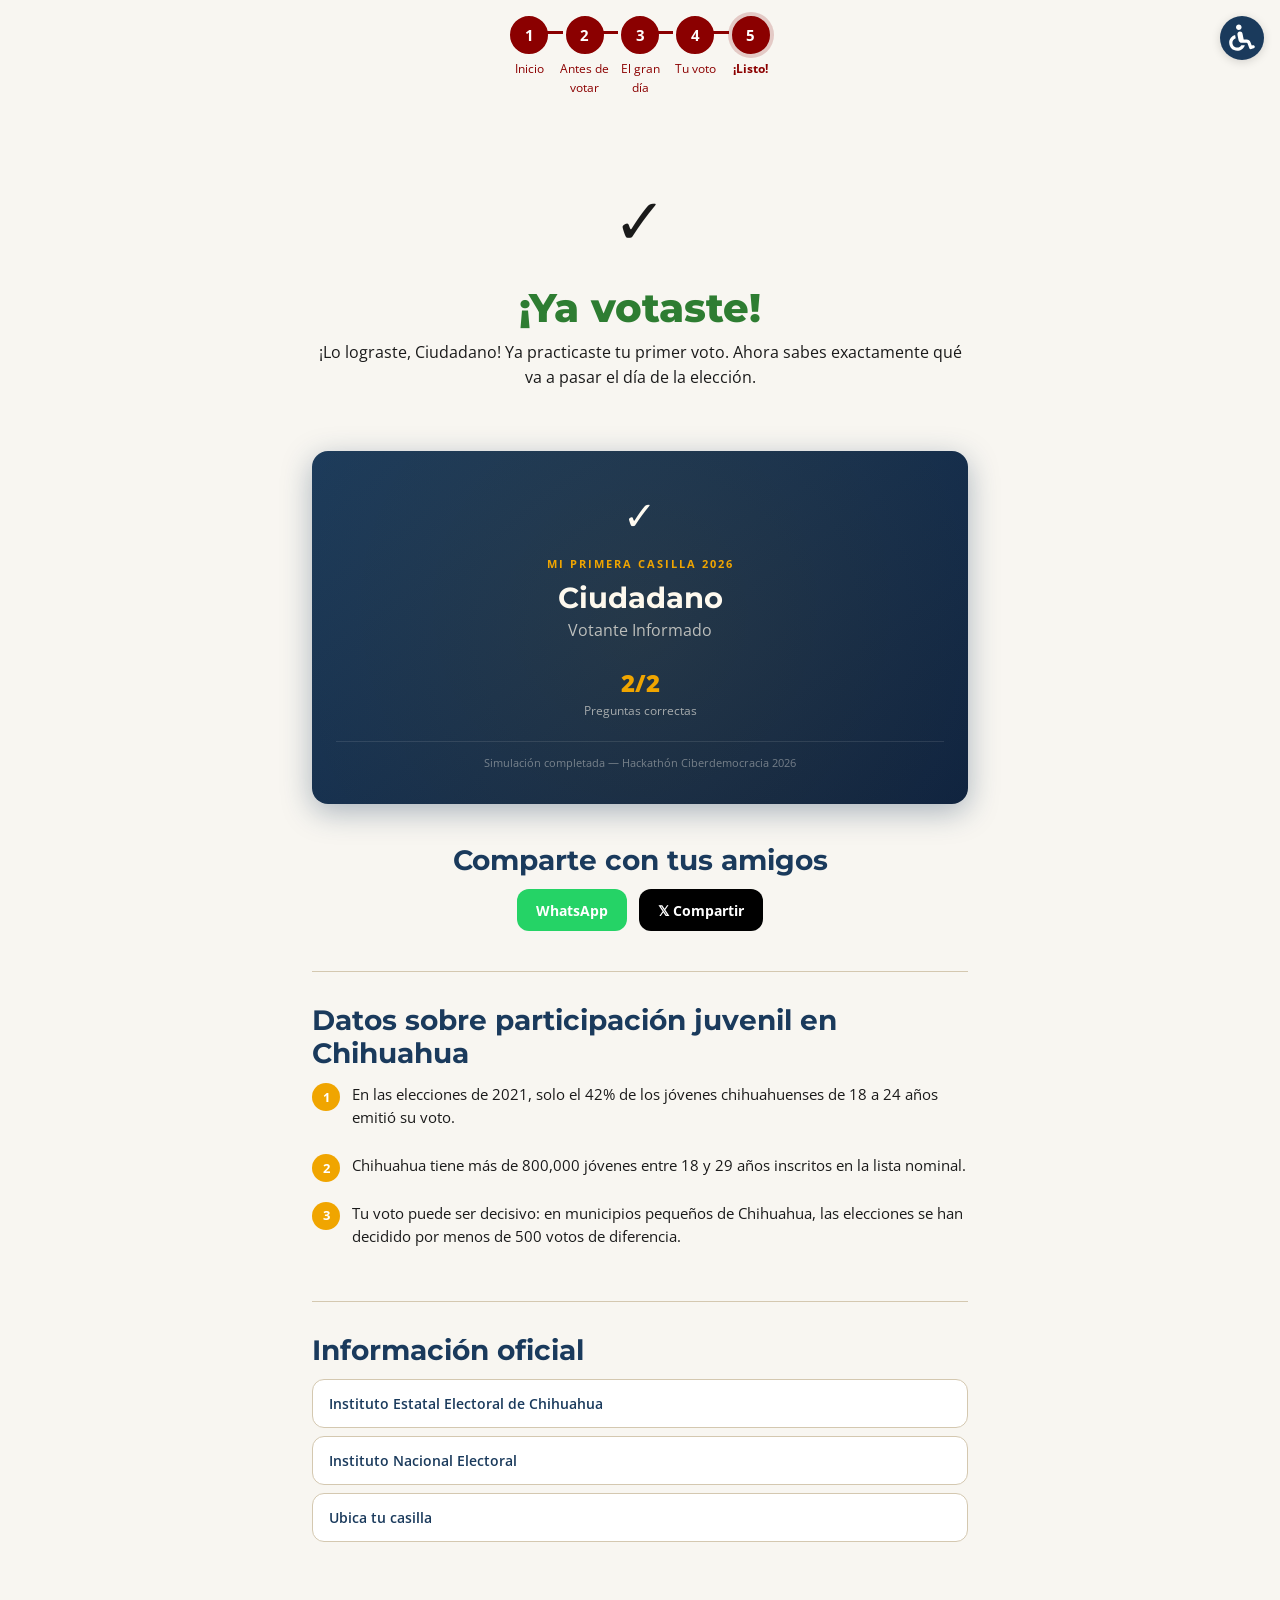
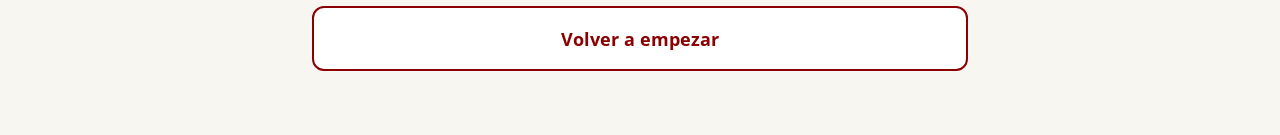
<file: pantalla5.html>
<!DOCTYPE html>
<html lang="es-MX">
<head>
  <meta charset="UTF-8">
  <meta name="viewport" content="width=device-width, initial-scale=1.0">
  <title>¡Ya votaste! — Mi Primera Casilla</title>
  <link rel="stylesheet" href="styles/main.css">
  <link rel="stylesheet" href="styles/componentes.css">
  <link rel="stylesheet" href="styles/accesibilidad.css">
  <style>
    .celebracion {
      text-align: center;
      padding: 1.5rem 0;
    }

    .celebracion__emoji {
      font-size: 4rem;
      display: block;
      margin-bottom: 0.75rem;
      animation: pulso 1.5s ease infinite;
    }

    @keyframes pulso {
      0%, 100% { transform: scale(1); }
      50% { transform: scale(1.1); }
    }

    .celebracion__titulo {
      color: var(--color-exito);
      margin-bottom: 0.5rem;
    }

    /* Tarjeta cívica */
    .tarjeta-civica {
      background: linear-gradient(145deg, #1a3a5c 0%, #0d2240 100%);
      color: #fff;
      border-radius: 16px;
      padding: 2rem 1.5rem;
      text-align: center;
      position: relative;
      overflow: hidden;
      box-shadow: 0 8px 30px rgba(26, 58, 92, 0.35);
    }

    .tarjeta-civica::before {
      content: '';
      position: absolute;
      top: -50%;
      left: -50%;
      width: 200%;
      height: 200%;
      background: radial-gradient(circle, rgba(240, 165, 0, 0.08) 0%, transparent 60%);
      pointer-events: none;
    }

    .tarjeta-civica__badge {
      font-size: 2.5rem;
      margin-bottom: 0.5rem;
    }

    .tarjeta-civica__etiqueta {
      font-size: 0.7rem;
      text-transform: uppercase;
      letter-spacing: 2px;
      color: var(--color-acento);
      font-weight: 700;
    }

    .tarjeta-civica__nombre {
      font-family: var(--font-display);
      font-size: 1.8rem;
      color: #fff;
      margin: 0.5rem 0 0.2rem;
    }

    .tarjeta-civica__rol {
      font-size: 1rem;
      color: rgba(255, 255, 255, 0.7);
      margin-bottom: 1.25rem;
    }

    .tarjeta-civica__stats {
      display: flex;
      justify-content: center;
      gap: 2rem;
      margin-bottom: 1.25rem;
    }

    .tarjeta-civica__stat {
      display: flex;
      flex-direction: column;
      align-items: center;
    }

    .tarjeta-civica__stat-num {
      font-size: 1.5rem;
      font-weight: 800;
      color: var(--color-acento);
    }

    .tarjeta-civica__stat-label {
      font-size: 0.72rem;
      color: rgba(255, 255, 255, 0.6);
    }

    .tarjeta-civica__footer {
      font-size: 0.7rem;
      color: rgba(255, 255, 255, 0.4);
      border-top: 1px solid rgba(255, 255, 255, 0.1);
      padding-top: 0.75rem;
    }

    /* Compartir */
    .compartir {
      display: flex;
      gap: 0.75rem;
      justify-content: center;
      flex-wrap: wrap;
    }

    .compartir .btn {
      font-size: 0.9rem;
      padding: 0.7rem 1.2rem;
    }

    .btn--whatsapp {
      background: #25D366;
      color: #fff;
    }

    .btn--whatsapp:hover {
      background: #1da851;
    }

    .btn--x {
      background: #000;
      color: #fff;
    }

    .btn--x:hover {
      background: #333;
    }

    /* Datos */
    .datos-grid {
      display: flex;
      flex-direction: column;
      gap: 0.75rem;
    }

    .dato-item {
      display: flex;
      align-items: flex-start;
      gap: 0.75rem;
    }

    .dato-item__numero {
      width: 28px;
      height: 28px;
      background: var(--color-acento);
      color: #fff;
      border-radius: 50%;
      display: flex;
      align-items: center;
      justify-content: center;
      font-weight: 700;
      font-size: 0.8rem;
      flex-shrink: 0;
    }

    .dato-item__texto {
      font-size: 0.92rem;
      color: var(--color-texto);
    }

    .enlaces-oficiales {
      display: flex;
      flex-direction: column;
      gap: 0.5rem;
    }

    .enlace-oficial {
      display: flex;
      align-items: center;
      gap: 0.5rem;
      padding: 0.75rem 1rem;
      background: #fff;
      border: 1px solid var(--color-borde);
      border-radius: var(--radio-borde);
      text-decoration: none;
      color: var(--color-secundario);
      font-weight: 600;
      font-size: 0.9rem;
      transition: all 0.2s ease;
    }

    .enlace-oficial:hover {
      border-color: var(--color-secundario);
      background: #f0f5fa;
    }

    .confetti-final {
      position: fixed;
      top: 0;
      left: 0;
      width: 100%;
      height: 100%;
      pointer-events: none;
      z-index: 100;
      overflow: hidden;
    }

    .confetti-final__pieza {
      position: absolute;
      top: -10px;
      width: 10px;
      height: 10px;
      border-radius: 2px;
      animation: confettiCae 3s ease-out forwards;
    }

    @keyframes confettiCae {
      0% { transform: translateY(0) rotate(0deg); opacity: 1; }
      100% { transform: translateY(100vh) rotate(720deg); opacity: 0; }
    }
  </style>
</head>
<body>
  <div id="barra-progreso"></div>

  <button class="acc-boton" aria-label="Opciones de accesibilidad" title="Accesibilidad">
     <img src="images/wheelchair-solid-full.svg" alt="ICONO">
  </button>
  <div class="acc-panel" role="dialog" aria-label="Panel de accesibilidad">
    <div class="acc-panel__titulo">Accesibilidad</div>
    <button class="acc-panel__opcion" data-acc="voz"><span class="acc-panel__icono">🔊</span> Narración por voz</button>
    <button class="acc-panel__opcion" data-acc="lectura_facil"><span class="acc-panel__icono">📖</span> Lectura fácil</button>
    <button class="acc-panel__opcion" data-acc="alto_contraste"><span class="acc-panel__icono">🌗</span> Alto contraste</button>
  </div>
  <div class="voz-controles" aria-label="Controles de narración">
    <button class="voz-controles__btn voz-btn-pausar" aria-label="Pausar" title="Pausar">⏸️</button>
    <button class="voz-controles__btn voz-btn-repetir" aria-label="Repetir" title="Repetir">🔁</button>
    <button class="voz-controles__btn voz-btn-detener" aria-label="Detener" title="Detener">⏹️</button>
  </div>

  <div class="confetti-final" id="confetti-final"></div>

  <main class="pantalla">
    <div class="contenido-principal">
      <!-- A) Felicitación -->
      <section class="celebracion mb-2">
        <span class="celebracion__emoji">✓</span>
        <h1 class="celebracion__titulo" id="titulo-felicitacion">¡Ya votaste!</h1>
        <p id="mensaje-felicitacion"
           data-texto-normal="" data-texto-facil=""></p>
      </section>

      <!-- B) Tarjeta cívica -->
      <section class="mb-3">
        <div id="tarjeta-civica-contenedor"></div>
      </section>

      <!-- Compartir -->
      <section class="mb-3 text-center">
        <h2 class="mb-1">Comparte con tus amigos</h2>
        <div class="compartir">
          <button class="btn btn--whatsapp" id="btn-whatsapp">WhatsApp</button>
          <button class="btn btn--x" id="btn-x">𝕏 Compartir</button>
        </div>
      </section>

      <!-- C) Datos de Chihuahua -->
      <section class="mb-3">
        <hr class="separador">
        <h2 class="mb-1">Datos sobre participación juvenil en Chihuahua</h2>
        <div class="datos-grid" id="datos-chihuahua"></div>
      </section>

      <!-- D) Enlaces oficiales -->
      <section class="mb-3">
        <hr class="separador">
        <h2 class="mb-1">Información oficial</h2>
        <div class="enlaces-oficiales" id="enlaces-oficiales"></div>
      </section>

      <button class="btn btn--secundario btn--grande mt-2" onclick="window.location.href='index.html'">
        Volver a empezar
      </button>
    </div>
  </main>

  <script src="js/navegacion.js"></script>
  <script src="js/accesibilidad.js"></script>
  <script src="js/tarjeta.js"></script>
  <script>
    renderBarraProgreso(5, document.getElementById('barra-progreso'));

    var nombre = obtenerNombre();

    // Confetti de celebración
    (function() {
      var contenedor = document.getElementById('confetti-final');
      var colores = ['#8B0000', '#f0a500', '#1a3a5c', '#2e7d32', '#e65100'];
      for (var i = 0; i < 60; i++) {
        var pieza = document.createElement('div');
        pieza.className = 'confetti-final__pieza';
        pieza.style.left = Math.random() * 100 + '%';
        pieza.style.backgroundColor = colores[Math.floor(Math.random() * colores.length)];
        pieza.style.animationDelay = Math.random() * 1 + 's';
        pieza.style.animationDuration = (2 + Math.random() * 2) + 's';
        contenedor.appendChild(pieza);
      }
    })();

    cargarContenido().then(function(data) {
      var p5 = data.pantallas.p5;

      // Felicitación
      var msgEl = document.getElementById('mensaje-felicitacion');
      var msgNormal = p5.mensaje_felicitacion.replace('{nombre}', nombre);
      var msgFacil = p5.mensaje_felicitacion_facil.replace('{nombre}', nombre);
      msgEl.textContent = msgNormal;
      msgEl.setAttribute('data-texto-normal', msgNormal);
      msgEl.setAttribute('data-texto-facil', msgFacil);

      // Tarjeta cívica
      var quizCorrectas = parseInt(sessionStorage.getItem('quizCorrectas')) || 2;
      var quizTotal = parseInt(sessionStorage.getItem('quizTotal')) || 2;
      generarTarjetaCivica(nombre, quizCorrectas, quizTotal, document.getElementById('tarjeta-civica-contenedor'));

      // Compartir
      var textoCompartir = p5.texto_compartir.replace('{url}', data.proyecto.url);
      document.getElementById('btn-whatsapp').addEventListener('click', function() {
        compartirWhatsApp(textoCompartir);
      });
      document.getElementById('btn-x').addEventListener('click', function() {
        compartirX(textoCompartir);
      });

      // Datos Chihuahua
      var datosEl = document.getElementById('datos-chihuahua');
      p5.datos_chihuahua.forEach(function(d, i) {
        var div = document.createElement('div');
        div.className = 'dato-item';
        div.innerHTML =
          '<span class="dato-item__numero">' + (i + 1) + '</span>' +
          '<p class="dato-item__texto" data-texto-normal="' + d.dato + '" data-texto-facil="' + d.dato_facil + '">' + d.dato + '</p>';
        datosEl.appendChild(div);
      });

      // Enlaces
      var enlacesEl = document.getElementById('enlaces-oficiales');
      var enlaces = p5.enlaces;
      Object.keys(enlaces).forEach(function(key) {
        var e = enlaces[key];
        var a = document.createElement('a');
        a.className = 'enlace-oficial';
        a.href = e.url;
        a.target = '_blank';
        a.rel = 'noopener';
        a.innerHTML = e.nombre;
        enlacesEl.appendChild(a);
      });
    });
  </script>
</body>
</html>
</file>
<file: styles/main.css>
@import url('https://fonts.googleapis.com/css2?family=Montserrat:wght@400;600;700;800;900&family=Open+Sans:wght@400;600;700&display=swap');

*, *::before, *::after {
  box-sizing: border-box;
  margin: 0;
  padding: 0;
}

:root {
  --color-primario: #8B0000;
  --color-secundario: #1a3a5c;
  --color-acento: #f0a500;
  --color-bg: #f8f6f1;
  --color-texto: #1a1a1a;
  --color-exito: #2e7d32;
  --color-error: #c62828;
  --color-borde: #d4c8b0;
  --radio-borde: 12px;
  --sombra: 0 4px 20px rgba(0, 0, 0, 0.08);
  --max-ancho: 720px;
  --font-display: 'Montserrat', 'Segoe UI', sans-serif;
  --font-body: 'Open Sans', 'Segoe UI', sans-serif;
}

html {
  font-size: 16px;
  scroll-behavior: smooth;
}

body {
  font-family: var(--font-body);
  background-color: var(--color-bg);
  color: var(--color-texto);
  line-height: 1.6;
  min-height: 100vh;
  display: flex;
  flex-direction: column;
  align-items: center;
}

h1, h2, h3 {
  font-family: var(--font-display);
  line-height: 1.2;
}

h1 {
  font-size: 2rem;
  font-weight: 800;
  color: var(--color-primario);
}

h2 {
  font-size: 1.5rem;
  font-weight: 700;
  color: var(--color-secundario);
}

h3 {
  font-size: 1.15rem;
  font-weight: 600;
}

p {
  margin-bottom: 0.75rem;
}

a {
  color: var(--color-primario);
  text-decoration: underline;
}

a:focus-visible {
  outline: 3px solid var(--color-acento);
  outline-offset: 2px;
  border-radius: 2px;
}

main {
  width: 100%;
  max-width: var(--max-ancho);
  padding: 1.5rem 1.25rem 3rem;
  flex: 1;
}

.pantalla {
  animation: fadeIn 0.4s ease-out;
}

@keyframes fadeIn {
  from { opacity: 0; }
  to   { opacity: 1; }
}

.sr-only {
  position: absolute;
  width: 1px;
  height: 1px;
  padding: 0;
  margin: -1px;
  overflow: hidden;
  clip: rect(0, 0, 0, 0);
  border: 0;
}

@media (min-width: 600px) {
  h1 { font-size: 2.5rem; }
  h2 { font-size: 1.75rem; }
  main { padding: 2rem 2rem 4rem; }
}
</file>
<file: styles/componentes.css>
/* === Barra de progreso === */
.barra-progreso {
  display: flex;
  justify-content: center;
  gap: 0.25rem;
  padding: 1rem 1.25rem;
  width: 100%;
  max-width: var(--max-ancho);
  margin: 0 auto;
}

.barra-progreso__paso {
  display: flex;
  flex-direction: column;
  align-items: center;
  flex: 1;
  position: relative;
}

.barra-progreso__circulo {
  width: 32px;
  height: 32px;
  border-radius: 50%;
  display: flex;
  align-items: center;
  justify-content: center;
  font-size: 0.85rem;
  font-weight: 700;
  border: 2px solid var(--color-borde);
  background: #fff;
  color: var(--color-borde);
  transition: all 0.3s ease;
  z-index: 1;
}

.barra-progreso__etiqueta {
  font-size: 0.65rem;
  margin-top: 0.3rem;
  color: #999;
  text-align: center;
  font-weight: 400;
  transition: color 0.3s ease;
}

.barra-progreso__paso--completado .barra-progreso__circulo {
  background: var(--color-primario);
  border-color: var(--color-primario);
  color: #fff;
}

.barra-progreso__paso--completado .barra-progreso__etiqueta {
  color: var(--color-primario);
}

.barra-progreso__paso--activo .barra-progreso__circulo {
  background: var(--color-primario);
  border-color: var(--color-primario);
  color: #fff;
  box-shadow: 0 0 0 4px rgba(139, 0, 0, 0.18);
}

.barra-progreso__paso--activo .barra-progreso__etiqueta {
  color: var(--color-primario);
  font-weight: 700;
}

.barra-progreso__linea {
  position: absolute;
  top: 15px;
  left: calc(50% + 18px);
  width: calc(100% - 36px);
  height: 3px;
  background: var(--color-borde);
  z-index: 0;
}

.barra-progreso__paso--completado .barra-progreso__linea {
  background: var(--color-primario);
}

.barra-progreso__paso:last-child .barra-progreso__linea {
  display: none;
}

/* === Botones === */
.btn {
  display: inline-flex;
  align-items: center;
  justify-content: center;
  gap: 0.5rem;
  padding: 0.9rem 2rem;
  border: none;
  border-radius: var(--radio-borde);
  font-family: var(--font-body);
  font-size: 1.05rem;
  font-weight: 700;
  cursor: pointer;
  transition: all 0.2s ease;
  text-decoration: none;
}

.btn:focus-visible {
  outline: 3px solid var(--color-acento);
  outline-offset: 3px;
}

.btn--primario {
  background: var(--color-primario);
  color: #fff;
  box-shadow: 0 4px 14px rgba(139, 0, 0, 0.25);
}

.btn--primario:hover {
  background: #a00000;
  transform: translateY(-1px);
  box-shadow: 0 6px 20px rgba(139, 0, 0, 0.3);
}

.btn--primario:active {
  transform: translateY(0);
}

.btn--secundario {
  background: #fff;
  color: var(--color-primario);
  border: 2px solid var(--color-primario);
}

.btn--secundario:hover {
  background: rgba(139, 0, 0, 0.06);
}

.btn--grande {
  width: 100%;
  padding: 1.1rem 2rem;
  font-size: 1.15rem;
}

/* === Tarjetas === */
.tarjeta {
  background: #fff;
  border: 1px solid var(--color-borde);
  border-radius: var(--radio-borde);
  padding: 1.5rem;
  box-shadow: var(--sombra);
}

.tarjeta--destacada {
  border-left: 4px solid var(--color-acento);
  background: #fffbf0;
}

/* === Dato curioso lateral (pegado a orillas de página) === */
.dato-lateral {
  position: relative;
  width: calc(100% + 2.5rem);
  border-radius: 0;
  padding: 0.9rem 1.25rem;
  font-size: 0.85rem;
  line-height: 1.5;
  box-sizing: border-box;
}

.dato-lateral--izq {
  margin-left: -1.25rem;
  margin-right: auto;
  border-left: 4px solid var(--color-acento);
  border-right: none;
  text-align: left;
  border-radius: 0 var(--radio-borde) var(--radio-borde) 0;
}

.dato-lateral--der {
  margin-right: -1.25rem;
  margin-left: auto;
  border-right: 4px solid var(--color-acento);
  border-left: none;
  text-align: right;
  border-radius: var(--radio-borde) 0 0 var(--radio-borde);
}

.tarjeta--dato {
  border-left: 4px solid var(--color-secundario);
  background: #f0f5fa;
}

/* === Inputs === */
.campo {
  display: flex;
  flex-direction: column;
  gap: 0.4rem;
  margin-bottom: 1.25rem;
}

.campo__label {
  font-size: 0.95rem;
  font-weight: 700;
  color: var(--color-secundario);
}

.campo__input {
  padding: 0.75rem 1rem;
  border: 2px solid var(--color-borde);
  border-radius: var(--radio-borde);
  font-family: var(--font-body);
  font-size: 1rem;
  color: var(--color-texto);
  background: #fff;
  transition: border-color 0.2s ease;
}

.campo__input:focus {
  outline: none;
  border-color: var(--color-primario);
  box-shadow: 0 0 0 3px rgba(139, 0, 0, 0.1);
}

.campo__input--error {
  border-color: var(--color-error);
  box-shadow: 0 0 0 3px rgba(198, 40, 40, 0.1);
}

.campo__error {
  font-size: 0.82rem;
  color: var(--color-error);
  font-weight: 600;
  animation: fadeIn 0.3s ease;
}

.campo__input::placeholder {
  color: #aaa;
}

/* === Checklist === */
.checklist {
  list-style: none;
  display: flex;
  flex-direction: column;
  gap: 0.75rem;
}

.checklist__item {
  display: flex;
  align-items: flex-start;
  gap: 0.75rem;
  padding: 0.85rem 1rem;
  background: #fff;
  border: 2px solid var(--color-borde);
  border-radius: var(--radio-borde);
  cursor: default;
  transition: all 0.2s ease;
}

.checklist__icono {
  font-size: 1.4rem;
  flex-shrink: 0;
}

.checklist__texto {
  flex: 1;
}

.checklist__texto strong {
  display: block;
  font-size: 0.95rem;
}

.checklist__texto small {
  color: #666;
  font-size: 0.82rem;
}

/* === Quiz === */
.quiz {
  display: flex;
  flex-direction: column;
  gap: 1.5rem;
}

.quiz__pregunta {
  font-weight: 700;
  font-size: 1.05rem;
  margin-bottom: 0.75rem;
}

.quiz__opciones {
  display: flex;
  flex-direction: column;
  gap: 0.5rem;
}

.quiz__opcion {
  display: block;
  width: 100%;
  padding: 0.75rem 1rem;
  border: 2px solid var(--color-borde);
  border-radius: var(--radio-borde);
  background: #fff;
  font-family: var(--font-body);
  font-size: 0.95rem;
  text-align: left;
  cursor: pointer;
  transition: all 0.2s ease;
}

.quiz__opcion:hover {
  border-color: var(--color-secundario);
  background: #f7f9fc;
}

.quiz__opcion--correcta {
  border-color: var(--color-exito);
  background: #e8f5e9;
  color: var(--color-exito);
  font-weight: 700;
}

.quiz__opcion--incorrecta {
  border-color: var(--color-error);
  background: #ffebee;
  color: var(--color-error);
}

.quiz__opcion:disabled {
  cursor: default;
  opacity: 0.7;
}

.quiz__feedback {
  padding: 0.75rem 1rem;
  border-radius: var(--radio-borde);
  font-size: 0.9rem;
  margin-top: 0.5rem;
  animation: fadeIn 0.3s ease;
}

.quiz__feedback--correcto {
  background: #e8f5e9;
  border: 1px solid var(--color-exito);
  color: #1b5e20;
}

.quiz__feedback--incorrecto {
  background: #ffebee;
  border: 1px solid var(--color-error);
  color: #b71c1c;
}

/* === Diálogo chat === */
.dialogo {
  display: flex;
  flex-direction: column;
  gap: 0.75rem;
}

.dialogo__burbuja {
  max-width: 85%;
  padding: 0.85rem 1.1rem;
  border-radius: 16px;
  font-size: 0.95rem;
  line-height: 1.5;
  animation: fadeIn 0.4s ease;
}

.dialogo__burbuja--funcionario {
  background: #e3edf7;
  color: var(--color-secundario);
  border-bottom-left-radius: 4px;
  align-self: flex-start;
}

.dialogo__burbuja--tu {
  background: var(--color-primario);
  color: #fff;
  border-bottom-right-radius: 4px;
  align-self: flex-end;
}

.dialogo__etiqueta {
  font-size: 0.72rem;
  font-weight: 700;
  text-transform: uppercase;
  letter-spacing: 0.5px;
  margin-bottom: 0.2rem;
  opacity: 0.7;
}

/* === Separador === */
.separador {
  border: none;
  border-top: 1px solid var(--color-borde);
  margin: 2rem 0;
}

/* === Espaciado === */
.mb-1 { margin-bottom: 0.75rem; }
.mb-2 { margin-bottom: 1.5rem; }
.mb-3 { margin-bottom: 2.5rem; }
.mt-1 { margin-top: 0.75rem; }
.mt-2 { margin-top: 1.5rem; }
.mt-3 { margin-top: 2.5rem; }
.text-center { text-align: center; }

@media (min-width: 600px) {
  .barra-progreso__circulo {
    width: 38px;
    height: 38px;
    font-size: 0.95rem;
  }
  .barra-progreso__etiqueta {
    font-size: 0.75rem;
  }
}
</file>
<file: styles/accesibilidad.css>
/* === Alto contraste === */
body.alto-contraste {
  --color-bg: #000000;
  --color-texto: #ffffff;
  --color-primario: #ff4444;
  --color-secundario: #66bbff;
  --color-acento: #ffff00;
  --color-exito: #00ff00;
  --color-error: #ff6666;
  --color-borde: #666666;
  --sombra: 0 0 0 2px #666;
}

body.alto-contraste .tarjeta,
body.alto-contraste .checklist__item,
body.alto-contraste .quiz__opcion,
body.alto-contraste .campo__input,
body.alto-contraste .dialogo__burbuja--funcionario,
body.alto-contraste .paso-llegada,
body.alto-contraste .boleta__partido,
body.alto-contraste .boleta,
body.alto-contraste .boleta__cuerpo,
body.alto-contraste .mapa-simulado,
body.alto-contraste .enlace-oficial {
  background: #111;
  color: #fff;
}

body.alto-contraste .paso-llegada__icono {
  background: #222;
}

body.alto-contraste .paso-llegada__texto,
body.alto-contraste .checklist__texto small,
body.alto-contraste .boleta__candidato,
body.alto-contraste .mapa-simulado__sub {
  color: #ccc;
}

body.alto-contraste .boleta__header {
  background: #222;
}

body.alto-contraste .urna__cuerpo {
  background: #222;
  border-color: #888;
}

body.alto-contraste .boleta-doblado {
  background: #333;
  border-color: #888;
}

body.alto-contraste .tabla-resumen th {
  background: #222;
}

body.alto-contraste .tabla-resumen td {
  background: #111;
  color: #fff;
}

body.alto-contraste .tabla-resumen tr:nth-child(even) td {
  background: #1a1a1a;
}

body.alto-contraste .dialogo__burbuja--tu {
  background: #ff4444;
}

body.alto-contraste .tarjeta--destacada {
  background: #1a1a00;
}

body.alto-contraste .tarjeta--dato {
  background: #001a2e;
}

body.alto-contraste .btn--primario {
  background: #ff4444;
  color: #000;
  font-weight: 800;
}

body.alto-contraste .quiz__opcion--correcta {
  background: #003300;
  color: #00ff00;
  border-color: #00ff00;
}

body.alto-contraste .quiz__opcion--incorrecta {
  background: #330000;
  color: #ff6666;
  border-color: #ff6666;
}

/* === Panel de accesibilidad === */
.acc-boton {
  position: fixed;
  top: 1rem;
  right: 1rem;
  z-index: 1000;
  width: 44px;
  height: 44px;
  border-radius: 50%;
  border: none;
  padding: 6px;
  background: var(--color-secundario);
  color: var(--color-secundario);
  font-size: 1.2rem;
  cursor: pointer;
  display: flex;
  align-items: center;
  justify-content: center;
  box-shadow: 0 2px 10px rgba(0, 0, 0, 0.15);
  transition: all 0.2s ease;
}

.acc-boton:hover {
  background: var(--color-primario);
  color: #fff;
  transform: scale(1.1);
}

.acc-boton:focus-visible {
  outline: 3px solid var(--color-acento);
  outline-offset: 3px;
}

body.alto-contraste .acc-boton {
  background: var(--color-secundario);
  color: var(--color-primario);
  transition: all 0.5s ease;
}

body.alto-contraste .acc-boton:hover {
  background-color: var(--color-primario);
  transform: scale(1.1);
}

.acc-boton img {
  pointer-events: none;
  width: 100%;
  height: 100%;
  filter: brightness(0) invert(1);
}

.acc-panel {
  position: fixed;
  top: 4rem;
  right: 1rem;
  z-index: 999;
  background: #fff;
  border: 1px solid var(--color-borde);
  border-radius: var(--radio-borde);
  padding: 1rem;
  box-shadow: 0 8px 30px rgba(0, 0, 0, 0.15);
  min-width: 220px;
  display: none;
  animation: fadeIn 0.2s ease;
}

.acc-panel--abierto {
  display: block;
}

body.alto-contraste .acc-panel {
  background: #111;
  border-color: #666;
}

.acc-panel__titulo {
  font-family: var(--font-display);
  font-size: 0.95rem;
  font-weight: 700;
  margin-bottom: 0.75rem;
  color: var(--color-secundario);
}

.acc-panel__opcion {
  display: flex;
  align-items: center;
  gap: 0.6rem;
  padding: 0.6rem 0.5rem;
  border: none;
  background: none;
  width: 100%;
  text-align: left;
  cursor: pointer;
  border-radius: 8px;
  font-family: var(--font-body);
  font-size: 0.9rem;
  color: var(--color-texto);
  transition: background 0.15s ease;
}

.acc-panel__opcion:hover {
  background: rgba(0, 0, 0, 0.05);
}

body.alto-contraste .acc-panel__opcion {
  color: #fff;
}

body.alto-contraste .acc-panel__opcion:hover {
  background: rgba(255, 255, 255, 0.1);
}

.acc-panel__opcion--activo {
  background: rgba(139, 0, 0, 0.08);
  font-weight: 700;
}

.acc-panel__icono {
  font-size: 1.2rem;
  flex-shrink: 0;
}

/* === Lectura fácil === */
body.lectura-facil {
  font-size: 18px;
  line-height: 1.8;
}

body.lectura-facil h1 {
  font-size: 1.8rem;
}

body.lectura-facil h2 {
  font-size: 1.4rem;
}

/* === Controles de voz === */
.voz-controles {
  position: fixed;
  bottom: 1rem;
  right: 1rem;
  z-index: 1000;
  display: none;
  gap: 0.5rem;
  background: #fff;
  padding: 0.5rem;
  border-radius: 24px;
  box-shadow: 0 4px 16px rgba(0, 0, 0, 0.15);
  border: 1px solid var(--color-borde);
}

.voz-controles--visible {
  display: flex;
}

.voz-controles__btn {
  width: 40px;
  height: 40px;
  border-radius: 50%;
  border: none;
  background: var(--color-secundario);
  color: #fff;
  font-size: 1rem;
  cursor: pointer;
  display: flex;
  align-items: center;
  justify-content: center;
  transition: background 0.2s ease;
}

.voz-controles__btn:hover {
  background: var(--color-primario);
}

body.alto-contraste .voz-controles {
  background: #222;
  border-color: #666;
}

/* === Focus visible global === */
*:focus-visible {
  outline: 3px solid var(--color-acento);
  outline-offset: 2px;
  border-radius: 2px;
}
</file>
